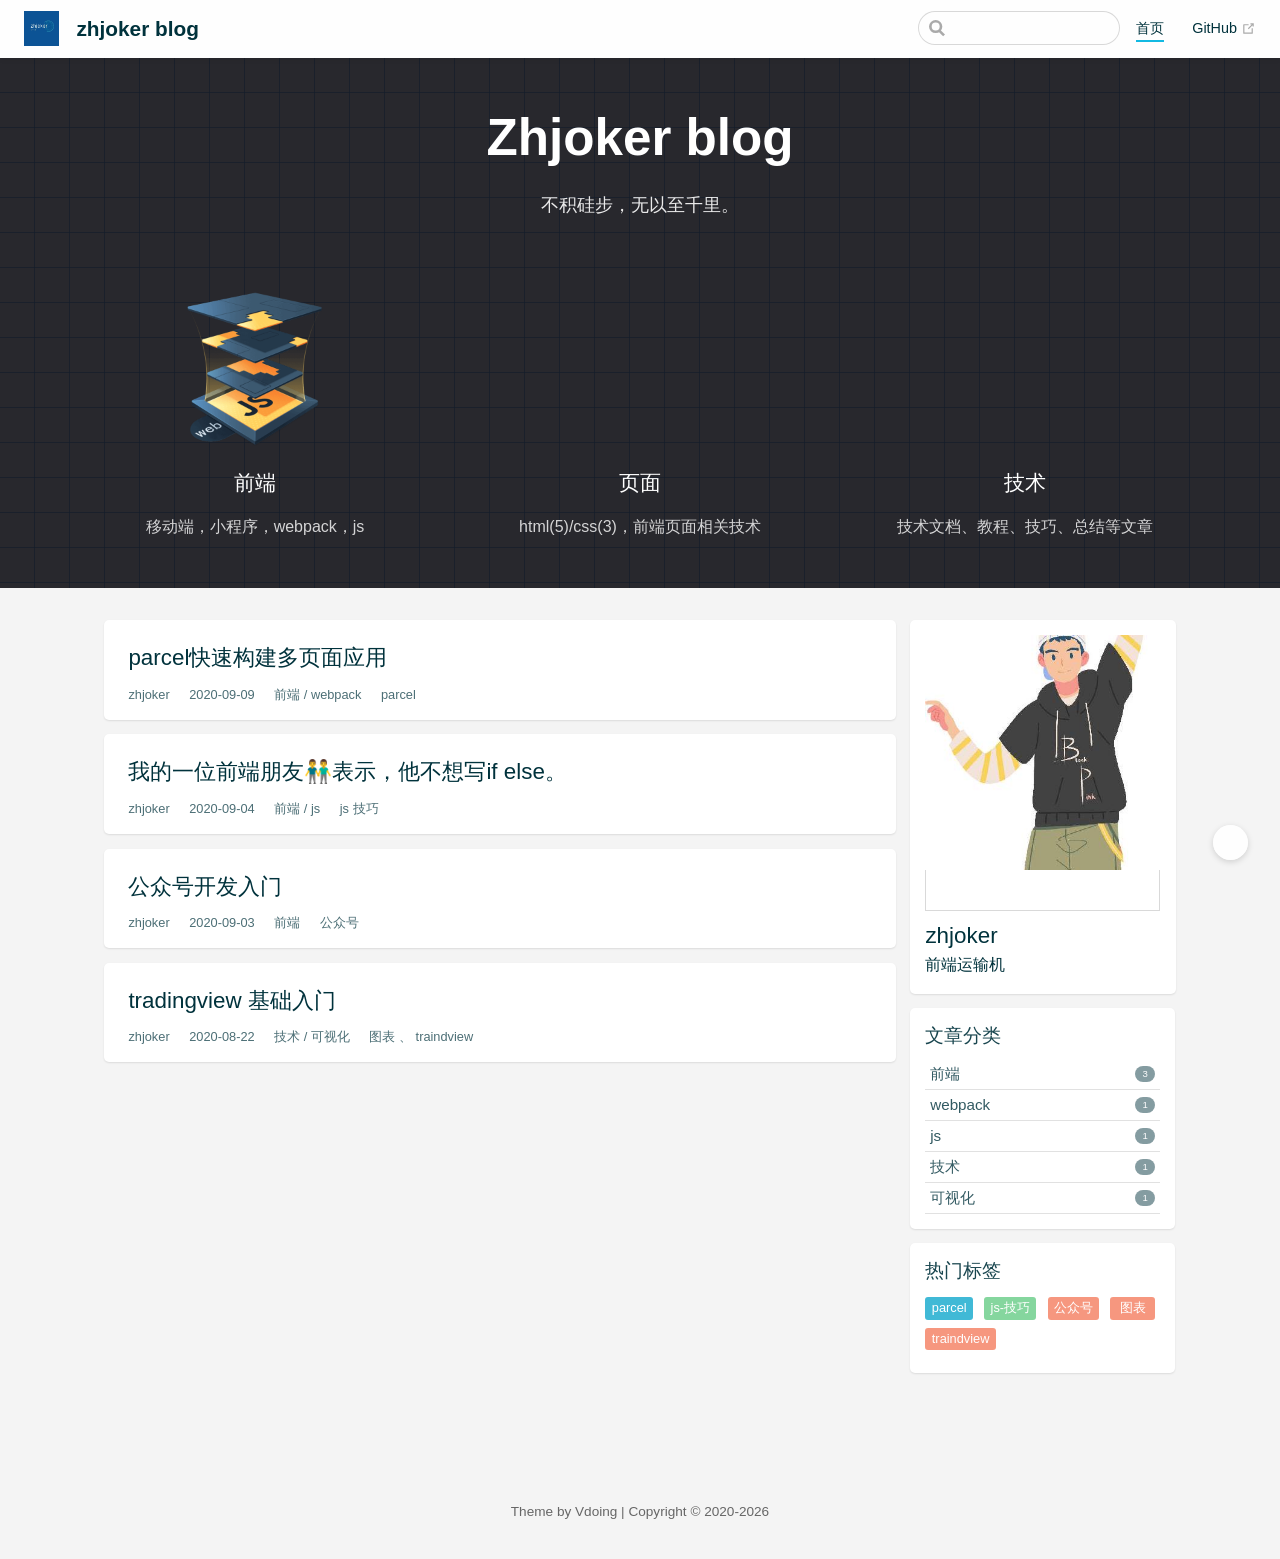
<file: index.html>
<!DOCTYPE html>
<html lang="en-US">
  <head>
    <meta charset="utf-8">
    <meta name="viewport" content="width=device-width,initial-scale=1">
    <title>zhjoker blog</title>
    <meta name="generator" content="VuePress 1.5.2">
    <link rel="icon" href="/img/favicon.ico">
    <meta name="description" content="专注web前端学习与总结。JavaScript,js,ES6,TypeScript,vue,java，webpack,css3,html5,Node,git,github等技术文章。">
    <meta name="keywords" content="前端博客,个人技术博客,前端,前端开发,前端框架,web前端,前端面试题,技术文档,学习,面试,JavaScript,js,ES6,TypeScript,vue,java,webpack,css3,html5,Node,git,github,markdown">
    <meta name="baidu-site-verification" content="XksvLVUdbT">
    <meta name="theme-color" content="#11a8cd">
    <link rel="preload" href="/assets/css/0.styles.b31be0fb.css" as="style"><link rel="preload" href="/assets/js/app.2c1bc268.js" as="script"><link rel="preload" href="/assets/js/2.117b0f44.js" as="script"><link rel="preload" href="/assets/js/16.332f797b.js" as="script"><link rel="prefetch" href="/assets/js/10.771709dc.js"><link rel="prefetch" href="/assets/js/11.09cfb0e2.js"><link rel="prefetch" href="/assets/js/12.a411ae56.js"><link rel="prefetch" href="/assets/js/13.734681c7.js"><link rel="prefetch" href="/assets/js/14.3f47acb2.js"><link rel="prefetch" href="/assets/js/15.9e3be276.js"><link rel="prefetch" href="/assets/js/17.ce96ab0d.js"><link rel="prefetch" href="/assets/js/18.8c05bde6.js"><link rel="prefetch" href="/assets/js/19.704972e9.js"><link rel="prefetch" href="/assets/js/3.b72ab980.js"><link rel="prefetch" href="/assets/js/4.2194cd29.js"><link rel="prefetch" href="/assets/js/5.9fa8f115.js"><link rel="prefetch" href="/assets/js/6.d37aa7b2.js"><link rel="prefetch" href="/assets/js/7.053e1198.js"><link rel="prefetch" href="/assets/js/8.eb694372.js"><link rel="prefetch" href="/assets/js/9.b193bc11.js">
    <link rel="stylesheet" href="/assets/css/0.styles.b31be0fb.css">
  </head>
  <body class="theme-mode-light">
    <div id="app" data-server-rendered="true"><div class="theme-container sidebar-open no-sidebar"><header class="navbar blur"><div title="目录" class="sidebar-button"><svg xmlns="http://www.w3.org/2000/svg" aria-hidden="true" role="img" viewBox="0 0 448 512" class="icon"><path fill="currentColor" d="M436 124H12c-6.627 0-12-5.373-12-12V80c0-6.627 5.373-12 12-12h424c6.627 0 12 5.373 12 12v32c0 6.627-5.373 12-12 12zm0 160H12c-6.627 0-12-5.373-12-12v-32c0-6.627 5.373-12 12-12h424c6.627 0 12 5.373 12 12v32c0 6.627-5.373 12-12 12zm0 160H12c-6.627 0-12-5.373-12-12v-32c0-6.627 5.373-12 12-12h424c6.627 0 12 5.373 12 12v32c0 6.627-5.373 12-12 12z"></path></svg></div> <a href="/" aria-current="page" class="home-link router-link-exact-active router-link-active"><img src="/img/blog_log.jpg" alt="zhjoker blog" class="logo"> <span class="site-name can-hide">zhjoker blog</span></a> <div class="links"><div class="search-box"><input aria-label="Search" autocomplete="off" spellcheck="false" value=""> <!----></div> <nav class="nav-links can-hide"><div class="nav-item"><a href="/" aria-current="page" class="nav-link router-link-exact-active router-link-active">首页</a></div> <a href="https://github.com/Zhjoker" target="_blank" rel="noopener noreferrer" class="repo-link">
    GitHub
    <svg xmlns="http://www.w3.org/2000/svg" aria-hidden="true" x="0px" y="0px" viewBox="0 0 100 100" width="15" height="15" class="icon outbound"><path fill="currentColor" d="M18.8,85.1h56l0,0c2.2,0,4-1.8,4-4v-32h-8v28h-48v-48h28v-8h-32l0,0c-2.2,0-4,1.8-4,4v56C14.8,83.3,16.6,85.1,18.8,85.1z"></path> <polygon fill="currentColor" points="45.7,48.7 51.3,54.3 77.2,28.5 77.2,37.2 85.2,37.2 85.2,14.9 62.8,14.9 62.8,22.9 71.5,22.9"></polygon></svg></a></nav></div></header> <div class="sidebar-mask"></div> <aside class="sidebar" style="display:none;"><div class="blogger"><img src="/img/35388201.jpeg"> <div class="blogger-info"><h3>zhjoker</h3> <span>
        前端运输机
      </span></div></div> <nav class="nav-links"><div class="nav-item"><a href="/" aria-current="page" class="nav-link router-link-exact-active router-link-active">首页</a></div> <a href="https://github.com/Zhjoker" target="_blank" rel="noopener noreferrer" class="repo-link">
    GitHub
    <svg xmlns="http://www.w3.org/2000/svg" aria-hidden="true" x="0px" y="0px" viewBox="0 0 100 100" width="15" height="15" class="icon outbound"><path fill="currentColor" d="M18.8,85.1h56l0,0c2.2,0,4-1.8,4-4v-32h-8v28h-48v-48h28v-8h-32l0,0c-2.2,0-4,1.8-4,4v56C14.8,83.3,16.6,85.1,18.8,85.1z"></path> <polygon fill="currentColor" points="45.7,48.7 51.3,54.3 77.2,28.5 77.2,37.2 85.2,37.2 85.2,14.9 62.8,14.9 62.8,22.9 71.5,22.9"></polygon></svg></a></nav>  <!----> </aside> <div class="home-wrapper" data-v-4a0f3e9c><div class="banner" style="background:rgb(40,40,45) url([data-uri]);" data-v-4a0f3e9c><div class="banner-conent" data-v-4a0f3e9c><header class="hero" data-v-4a0f3e9c><!----> <h1 id="main-title" data-v-4a0f3e9c>Zhjoker blog</h1> <p class="description" data-v-4a0f3e9c>不积硅步，无以至千里。</p> <!----></header> <div class="features" data-v-4a0f3e9c><div class="feature" data-v-4a0f3e9c><a href="/web/" data-v-4a0f3e9c><img src="/img/web.png" alt="前端" class="feature-img" data-v-4a0f3e9c> <h2 data-v-4a0f3e9c>前端</h2> <p data-v-4a0f3e9c>移动端，小程序，webpack，js</p></a></div><div class="feature" data-v-4a0f3e9c><a href="/ui/" data-v-4a0f3e9c><img src="/img/ui.png" alt="页面" class="feature-img" data-v-4a0f3e9c> <h2 data-v-4a0f3e9c>页面</h2> <p data-v-4a0f3e9c>html(5)/css(3)，前端页面相关技术</p></a></div><div class="feature" data-v-4a0f3e9c><a href="/technology/" data-v-4a0f3e9c><img src="/img/other.png" alt="技术" class="feature-img" data-v-4a0f3e9c> <h2 data-v-4a0f3e9c>技术</h2> <p data-v-4a0f3e9c>技术文档、教程、技巧、总结等文章</p></a></div></div></div> <div class="slide-banner" style="display:none;" data-v-4a0f3e9c><div class="banner-wrapper" data-v-4a0f3e9c><div class="slide-banner-scroll" data-v-4a0f3e9c><div class="slide-banner-wrapper" data-v-4a0f3e9c><div class="slide-item" data-v-4a0f3e9c><a href="/web/" data-v-4a0f3e9c><img src="/img/web.png" alt="前端" class="feature-img" data-v-4a0f3e9c> <h2 data-v-4a0f3e9c>前端</h2> <p data-v-4a0f3e9c>移动端，小程序，webpack，js</p></a></div><div class="slide-item" data-v-4a0f3e9c><a href="/ui/" data-v-4a0f3e9c><img src="/img/ui.png" alt="页面" class="feature-img" data-v-4a0f3e9c> <h2 data-v-4a0f3e9c>页面</h2> <p data-v-4a0f3e9c>html(5)/css(3)，前端页面相关技术</p></a></div><div class="slide-item" data-v-4a0f3e9c><a href="/technology/" data-v-4a0f3e9c><img src="/img/other.png" alt="技术" class="feature-img" data-v-4a0f3e9c> <h2 data-v-4a0f3e9c>技术</h2> <p data-v-4a0f3e9c>技术文档、教程、技巧、总结等文章</p></a></div></div></div> <div class="docs-wrapper" data-v-4a0f3e9c><span class="doc active" data-v-4a0f3e9c></span><span class="doc" data-v-4a0f3e9c></span><span class="doc" data-v-4a0f3e9c></span></div></div></div></div> <div class="main-wrapper" data-v-4a0f3e9c><div class="main-left"><div class="post-list" data-v-4a0f3e9c><div><div class="post card-box"><div class="title-wrapper"><h2><a href="/pages/03f1f5/">parcel快速构建多页面应用</a></h2> <div class="article-info"><span title="作者" class="iconfont icon-touxiang">
            zhjoker
          </span> <span title="创建时间" class="iconfont icon-riqi">
            2020-09-09
          </span> <span title="分类" class="iconfont icon-wenjian"><a href="/categories/?category=%E5%89%8D%E7%AB%AF">
              前端
            </a><a href="/categories/?category=webpack">
              webpack
            </a></span> <span title="标签" class="iconfont icon-biaoqian tags"><a href="/tags/?tag=parcel">
              parcel
            </a></span></div></div> <!----></div><div class="post card-box"><div class="title-wrapper"><h2><a href="/pages/96bc98/">我的一位前端朋友👬表示，他不想写if else。</a></h2> <div class="article-info"><span title="作者" class="iconfont icon-touxiang">
            zhjoker
          </span> <span title="创建时间" class="iconfont icon-riqi">
            2020-09-04
          </span> <span title="分类" class="iconfont icon-wenjian"><a href="/categories/?category=%E5%89%8D%E7%AB%AF">
              前端
            </a><a href="/categories/?category=js">
              js
            </a></span> <span title="标签" class="iconfont icon-biaoqian tags"><a href="/tags/?tag=js-%E6%8A%80%E5%B7%A7">
              js 技巧
            </a></span></div></div> <!----></div><div class="post card-box"><div class="title-wrapper"><h2><a href="/pages/9d9363/">公众号开发入门</a></h2> <div class="article-info"><span title="作者" class="iconfont icon-touxiang">
            zhjoker
          </span> <span title="创建时间" class="iconfont icon-riqi">
            2020-09-03
          </span> <span title="分类" class="iconfont icon-wenjian"><a href="/categories/?category=%E5%89%8D%E7%AB%AF">
              前端
            </a></span> <span title="标签" class="iconfont icon-biaoqian tags"><a href="/tags/?tag=%E5%85%AC%E4%BC%97%E5%8F%B7">
              公众号
            </a></span></div></div> <!----></div><div class="post card-box"><div class="title-wrapper"><h2><a href="/pages/f681e7/">tradingview 基础入门</a></h2> <div class="article-info"><span title="作者" class="iconfont icon-touxiang">
            zhjoker
          </span> <span title="创建时间" class="iconfont icon-riqi">
            2020-08-22
          </span> <span title="分类" class="iconfont icon-wenjian"><a href="/categories/?category=%E6%8A%80%E6%9C%AF">
              技术
            </a><a href="/categories/?category=%E5%8F%AF%E8%A7%86%E5%8C%96">
              可视化
            </a></span> <span title="标签" class="iconfont icon-biaoqian tags"><a href="/tags/?tag=%E5%9B%BE%E8%A1%A8">
              图表
            </a><a href="/tags/?tag=traindview">
              traindview
            </a></span></div></div> <!----></div></div></div> <div class="pagination" style="display:none;" data-v-4a0f3e9c><span class="card-box prev iconfont icon-jiantou-zuo disabled"><p>上一页</p></span> <div class="pagination-list"><span class="card-box active">
      1
    </span></div> <span class="card-box next iconfont icon-jiantou-you disabled"><p>下一页</p></span></div> <div class="theme-vdoing-content custom card-box content__default" data-v-4a0f3e9c></div></div> <div class="main-right"><aside class="blogger-wrapper card-box" data-v-4a0f3e9c><div class="avatar"><img src="/img/35388201.jpeg" alt="头像" title="我好看吗"></div> <div class="icons"><a href="https://www.npmjs.com/~zhjoker" title="npm" target="_blank" class="iconfont icon-npm" style="width:33.333333333333336%;"></a><a href="https://github.com/Zhjoker" title="GitHub" target="_blank" class="iconfont icon-github" style="width:33.333333333333336%;"></a><a href="https://juejin.im/user/4336129590431614" title="掘金" target="_blank" class="iconfont icon-juejin" style="width:33.333333333333336%;"></a></div> <div class="blogger"><span class="name">
      zhjoker
    </span> <span class="slogan">
      前端运输机
    </span></div></aside> <div class="categories-wrapper card-box" data-v-4a0f3e9c><a href="/categories/" title="全部分类" class="title iconfont icon-wenjianjia">
    文章分类
  </a> <div class="categories"><a href="/categories/?category=%E5%89%8D%E7%AB%AF">
      前端
      <span>3</span></a><a href="/categories/?category=webpack">
      webpack
      <span>1</span></a><a href="/categories/?category=js">
      js
      <span>1</span></a><a href="/categories/?category=%E6%8A%80%E6%9C%AF">
      技术
      <span>1</span></a><a href="/categories/?category=%E5%8F%AF%E8%A7%86%E5%8C%96">
      可视化
      <span>1</span></a> <!----></div></div> <div class="tags-wrapper card-box" data-v-4a0f3e9c><a href="/tags/" title="全部标签" class="title iconfont icon-biaoqian1">
    热门标签
  </a> <div class="tags"><a href="/tags/?tag=parcel" style="background:#F47E60;--random-color:#F47E60;">
        parcel
      </a> <span></span><a href="/tags/?tag=js-%E6%8A%80%E5%B7%A7" style="background:#F47E60;--random-color:#F47E60;">
        js-技巧
      </a> <span></span><a href="/tags/?tag=%E5%85%AC%E4%BC%97%E5%8F%B7" style="background:#11a8cd;--random-color:#11a8cd;">
        公众号
      </a> <span></span><a href="/tags/?tag=%E5%9B%BE%E8%A1%A8" style="background:#E15B64;--random-color:#E15B64;">
        图表
      </a> <span></span><a href="/tags/?tag=traindview" style="background:#11a8cd;--random-color:#11a8cd;">
        traindview
      </a> <span></span> <!----></div></div></div></div></div> <div class="footer"><div class="icons"><a href="https://www.npmjs.com/~zhjoker" title="npm" target="_blank" class="iconfont icon-npm"></a><a href="https://github.com/Zhjoker" title="GitHub" target="_blank" class="iconfont icon-github"></a><a href="https://juejin.im/user/4336129590431614" title="掘金" target="_blank" class="iconfont icon-juejin"></a></div> 
  Theme by <a href="https://github.com/xugaoyi/vuepress-theme-vdoing" target="_blank" title="本站主题">Vdoing</a> 
     | Copyright © 2020-2020
    <span></span></div> <div class="buttons"><div title="返回顶部" class="button blur go-to-top iconfont icon-fanhuidingbu" style="display:none;"></div> <div title="去评论" class="button blur go-to-comment iconfont icon-pinglun" style="display:none;"></div> <div title="主题模式" class="button blur theme-mode-but iconfont icon-zhuti"><ul class="select-box" style="display:none;"><li class="iconfont icon-zidong">
          跟随系统
        </li><li class="iconfont icon-rijianmoshi">
          浅色模式
        </li><li class="iconfont icon-yejianmoshi">
          深色模式
        </li><li class="iconfont icon-yuedu">
          阅读模式
        </li></ul></div></div> <!----></div><div class="global-ui"><div></div></div></div>
    <script src="/assets/js/app.2c1bc268.js" defer></script><script src="/assets/js/2.117b0f44.js" defer></script><script src="/assets/js/16.332f797b.js" defer></script>
  </body>
</html>
</file>
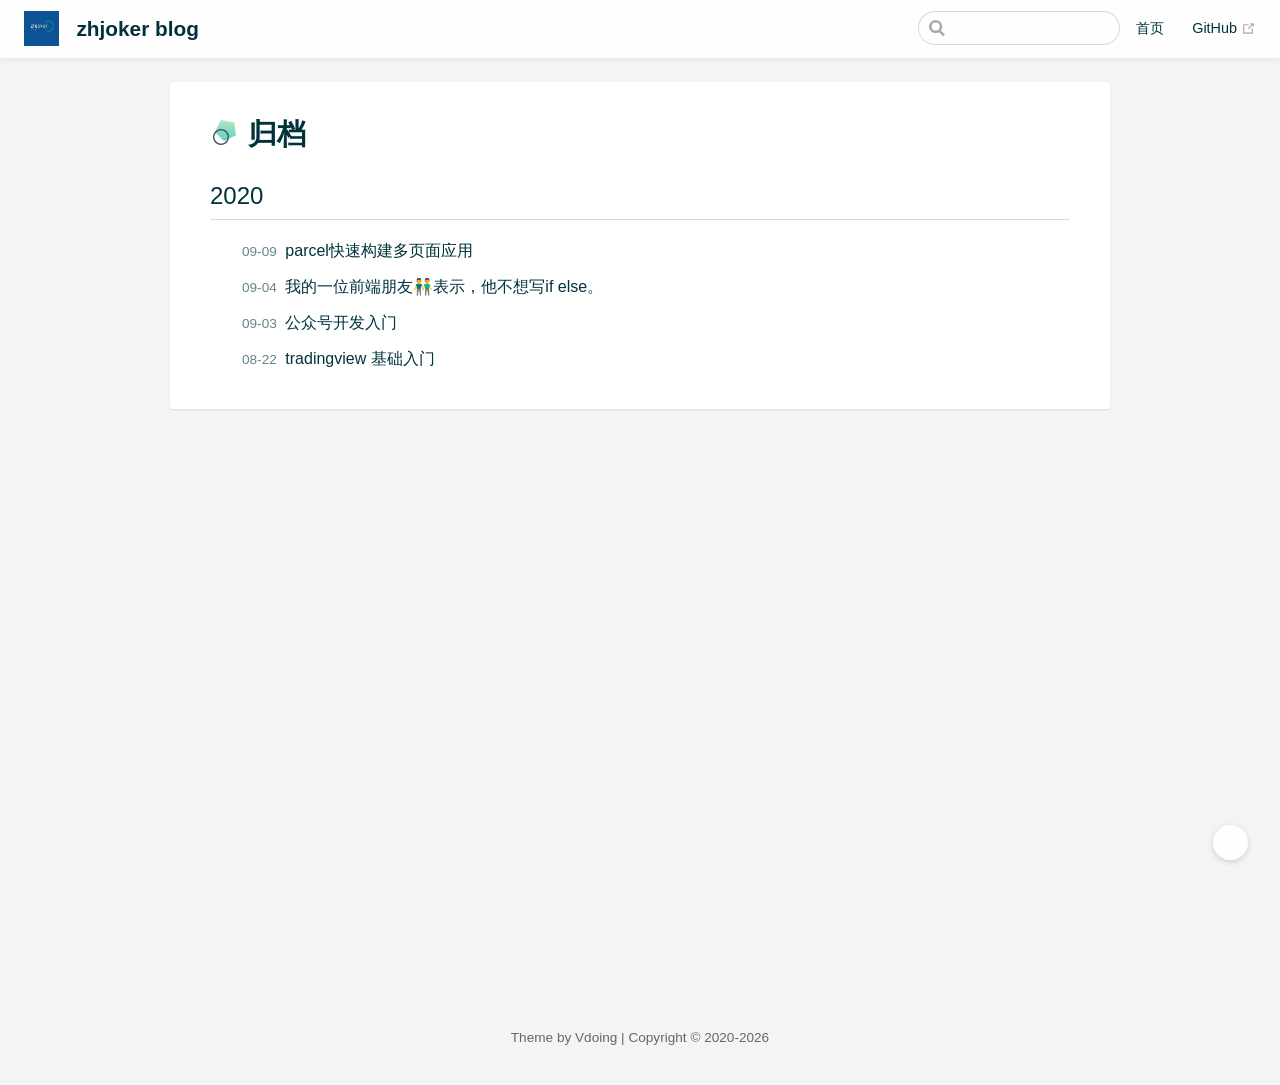
<file: archives/index.html>
<!DOCTYPE html>
<html lang="en-US">
  <head>
    <meta charset="utf-8">
    <meta name="viewport" content="width=device-width,initial-scale=1">
    <title>归档 | zhjoker blog</title>
    <meta name="generator" content="VuePress 1.5.2">
    <link rel="icon" href="/img/favicon.ico">
    <meta name="description" content="专注web前端学习与总结。JavaScript,js,ES6,TypeScript,vue,java，webpack,css3,html5,Node,git,github等技术文章。">
    <meta name="keywords" content="前端博客,个人技术博客,前端,前端开发,前端框架,web前端,前端面试题,技术文档,学习,面试,JavaScript,js,ES6,TypeScript,vue,java,webpack,css3,html5,Node,git,github,markdown">
    <meta name="baidu-site-verification" content="XksvLVUdbT">
    <meta name="theme-color" content="#11a8cd">
    <link rel="preload" href="/assets/css/0.styles.b31be0fb.css" as="style"><link rel="preload" href="/assets/js/app.2c1bc268.js" as="script"><link rel="preload" href="/assets/js/2.117b0f44.js" as="script"><link rel="prefetch" href="/assets/js/10.771709dc.js"><link rel="prefetch" href="/assets/js/11.09cfb0e2.js"><link rel="prefetch" href="/assets/js/12.a411ae56.js"><link rel="prefetch" href="/assets/js/13.734681c7.js"><link rel="prefetch" href="/assets/js/14.3f47acb2.js"><link rel="prefetch" href="/assets/js/15.9e3be276.js"><link rel="prefetch" href="/assets/js/16.332f797b.js"><link rel="prefetch" href="/assets/js/17.ce96ab0d.js"><link rel="prefetch" href="/assets/js/18.8c05bde6.js"><link rel="prefetch" href="/assets/js/19.704972e9.js"><link rel="prefetch" href="/assets/js/3.b72ab980.js"><link rel="prefetch" href="/assets/js/4.2194cd29.js"><link rel="prefetch" href="/assets/js/5.9fa8f115.js"><link rel="prefetch" href="/assets/js/6.d37aa7b2.js"><link rel="prefetch" href="/assets/js/7.053e1198.js"><link rel="prefetch" href="/assets/js/8.eb694372.js"><link rel="prefetch" href="/assets/js/9.b193bc11.js">
    <link rel="stylesheet" href="/assets/css/0.styles.b31be0fb.css">
  </head>
  <body class="theme-mode-light">
    <div id="app" data-server-rendered="true"><div class="theme-container sidebar-open no-sidebar"><header class="navbar blur"><div title="目录" class="sidebar-button"><svg xmlns="http://www.w3.org/2000/svg" aria-hidden="true" role="img" viewBox="0 0 448 512" class="icon"><path fill="currentColor" d="M436 124H12c-6.627 0-12-5.373-12-12V80c0-6.627 5.373-12 12-12h424c6.627 0 12 5.373 12 12v32c0 6.627-5.373 12-12 12zm0 160H12c-6.627 0-12-5.373-12-12v-32c0-6.627 5.373-12 12-12h424c6.627 0 12 5.373 12 12v32c0 6.627-5.373 12-12 12zm0 160H12c-6.627 0-12-5.373-12-12v-32c0-6.627 5.373-12 12-12h424c6.627 0 12 5.373 12 12v32c0 6.627-5.373 12-12 12z"></path></svg></div> <a href="/" class="home-link router-link-active"><img src="/img/blog_log.jpg" alt="zhjoker blog" class="logo"> <span class="site-name can-hide">zhjoker blog</span></a> <div class="links"><div class="search-box"><input aria-label="Search" autocomplete="off" spellcheck="false" value=""> <!----></div> <nav class="nav-links can-hide"><div class="nav-item"><a href="/" class="nav-link">首页</a></div> <a href="https://github.com/Zhjoker" target="_blank" rel="noopener noreferrer" class="repo-link">
    GitHub
    <svg xmlns="http://www.w3.org/2000/svg" aria-hidden="true" x="0px" y="0px" viewBox="0 0 100 100" width="15" height="15" class="icon outbound"><path fill="currentColor" d="M18.8,85.1h56l0,0c2.2,0,4-1.8,4-4v-32h-8v28h-48v-48h28v-8h-32l0,0c-2.2,0-4,1.8-4,4v56C14.8,83.3,16.6,85.1,18.8,85.1z"></path> <polygon fill="currentColor" points="45.7,48.7 51.3,54.3 77.2,28.5 77.2,37.2 85.2,37.2 85.2,14.9 62.8,14.9 62.8,22.9 71.5,22.9"></polygon></svg></a></nav></div></header> <div class="sidebar-mask"></div> <aside class="sidebar" style="display:none;"><div class="blogger"><img src="/img/35388201.jpeg"> <div class="blogger-info"><h3>zhjoker</h3> <span>
        前端运输机
      </span></div></div> <nav class="nav-links"><div class="nav-item"><a href="/" class="nav-link">首页</a></div> <a href="https://github.com/Zhjoker" target="_blank" rel="noopener noreferrer" class="repo-link">
    GitHub
    <svg xmlns="http://www.w3.org/2000/svg" aria-hidden="true" x="0px" y="0px" viewBox="0 0 100 100" width="15" height="15" class="icon outbound"><path fill="currentColor" d="M18.8,85.1h56l0,0c2.2,0,4-1.8,4-4v-32h-8v28h-48v-48h28v-8h-32l0,0c-2.2,0-4,1.8-4,4v56C14.8,83.3,16.6,85.1,18.8,85.1z"></path> <polygon fill="currentColor" points="45.7,48.7 51.3,54.3 77.2,28.5 77.2,37.2 85.2,37.2 85.2,14.9 62.8,14.9 62.8,22.9 71.5,22.9"></polygon></svg></a></nav>  <!----> </aside> <div class="custom-page archives-page"><div class="theme-vdoing-wrapper"><h1><img src="[data-uri]">
      归档
    </h1> <ul><li class="year"><h2>2020</h2></li> <li><a href="/pages/03f1f5/"><span>
              09-09
            </span>
            parcel快速构建多页面应用
          </a></li><!----> <li><a href="/pages/96bc98/"><span>
              09-04
            </span>
            我的一位前端朋友👬表示，他不想写if else。
          </a></li><!----> <li><a href="/pages/9d9363/"><span>
              09-03
            </span>
            公众号开发入门
          </a></li><!----> <li><a href="/pages/f681e7/"><span>
              08-22
            </span>
            tradingview 基础入门
          </a></li></ul></div></div> <div class="footer"><div class="icons"><a href="https://www.npmjs.com/~zhjoker" title="npm" target="_blank" class="iconfont icon-npm"></a><a href="https://github.com/Zhjoker" title="GitHub" target="_blank" class="iconfont icon-github"></a><a href="https://juejin.im/user/4336129590431614" title="掘金" target="_blank" class="iconfont icon-juejin"></a></div> 
  Theme by <a href="https://github.com/xugaoyi/vuepress-theme-vdoing" target="_blank" title="本站主题">Vdoing</a> 
     | Copyright © 2020-2020
    <span></span></div> <div class="buttons"><div title="返回顶部" class="button blur go-to-top iconfont icon-fanhuidingbu" style="display:none;"></div> <div title="去评论" class="button blur go-to-comment iconfont icon-pinglun" style="display:none;"></div> <div title="主题模式" class="button blur theme-mode-but iconfont icon-zhuti"><ul class="select-box" style="display:none;"><li class="iconfont icon-zidong">
          跟随系统
        </li><li class="iconfont icon-rijianmoshi">
          浅色模式
        </li><li class="iconfont icon-yejianmoshi">
          深色模式
        </li><li class="iconfont icon-yuedu">
          阅读模式
        </li></ul></div></div> <!----></div><div class="global-ui"><div></div></div></div>
    <script src="/assets/js/app.2c1bc268.js" defer></script><script src="/assets/js/2.117b0f44.js" defer></script>
  </body>
</html>
</file>
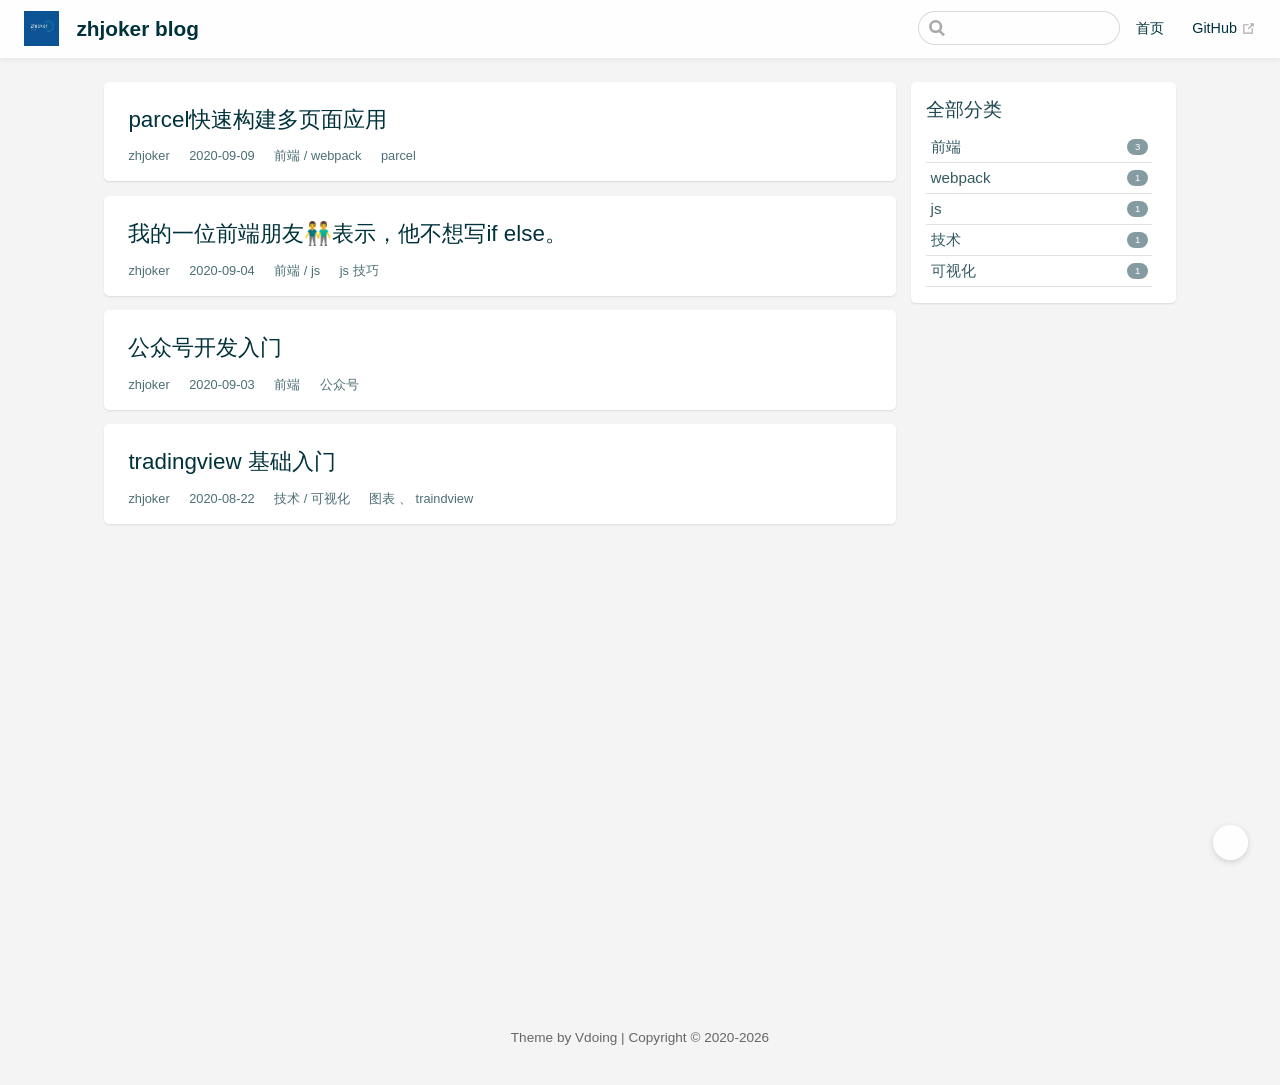
<file: categories/index.html>
<!DOCTYPE html>
<html lang="en-US">
  <head>
    <meta charset="utf-8">
    <meta name="viewport" content="width=device-width,initial-scale=1">
    <title>分类 | zhjoker blog</title>
    <meta name="generator" content="VuePress 1.5.2">
    <link rel="icon" href="/img/favicon.ico">
    <meta name="description" content="专注web前端学习与总结。JavaScript,js,ES6,TypeScript,vue,java，webpack,css3,html5,Node,git,github等技术文章。">
    <meta name="keywords" content="前端博客,个人技术博客,前端,前端开发,前端框架,web前端,前端面试题,技术文档,学习,面试,JavaScript,js,ES6,TypeScript,vue,java,webpack,css3,html5,Node,git,github,markdown">
    <meta name="baidu-site-verification" content="XksvLVUdbT">
    <meta name="theme-color" content="#11a8cd">
    <link rel="preload" href="/assets/css/0.styles.b31be0fb.css" as="style"><link rel="preload" href="/assets/js/app.2c1bc268.js" as="script"><link rel="preload" href="/assets/js/2.117b0f44.js" as="script"><link rel="prefetch" href="/assets/js/10.771709dc.js"><link rel="prefetch" href="/assets/js/11.09cfb0e2.js"><link rel="prefetch" href="/assets/js/12.a411ae56.js"><link rel="prefetch" href="/assets/js/13.734681c7.js"><link rel="prefetch" href="/assets/js/14.3f47acb2.js"><link rel="prefetch" href="/assets/js/15.9e3be276.js"><link rel="prefetch" href="/assets/js/16.332f797b.js"><link rel="prefetch" href="/assets/js/17.ce96ab0d.js"><link rel="prefetch" href="/assets/js/18.8c05bde6.js"><link rel="prefetch" href="/assets/js/19.704972e9.js"><link rel="prefetch" href="/assets/js/3.b72ab980.js"><link rel="prefetch" href="/assets/js/4.2194cd29.js"><link rel="prefetch" href="/assets/js/5.9fa8f115.js"><link rel="prefetch" href="/assets/js/6.d37aa7b2.js"><link rel="prefetch" href="/assets/js/7.053e1198.js"><link rel="prefetch" href="/assets/js/8.eb694372.js"><link rel="prefetch" href="/assets/js/9.b193bc11.js">
    <link rel="stylesheet" href="/assets/css/0.styles.b31be0fb.css">
  </head>
  <body class="theme-mode-light">
    <div id="app" data-server-rendered="true"><div class="theme-container sidebar-open no-sidebar"><header class="navbar blur"><div title="目录" class="sidebar-button"><svg xmlns="http://www.w3.org/2000/svg" aria-hidden="true" role="img" viewBox="0 0 448 512" class="icon"><path fill="currentColor" d="M436 124H12c-6.627 0-12-5.373-12-12V80c0-6.627 5.373-12 12-12h424c6.627 0 12 5.373 12 12v32c0 6.627-5.373 12-12 12zm0 160H12c-6.627 0-12-5.373-12-12v-32c0-6.627 5.373-12 12-12h424c6.627 0 12 5.373 12 12v32c0 6.627-5.373 12-12 12zm0 160H12c-6.627 0-12-5.373-12-12v-32c0-6.627 5.373-12 12-12h424c6.627 0 12 5.373 12 12v32c0 6.627-5.373 12-12 12z"></path></svg></div> <a href="/" class="home-link router-link-active"><img src="/img/blog_log.jpg" alt="zhjoker blog" class="logo"> <span class="site-name can-hide">zhjoker blog</span></a> <div class="links"><div class="search-box"><input aria-label="Search" autocomplete="off" spellcheck="false" value=""> <!----></div> <nav class="nav-links can-hide"><div class="nav-item"><a href="/" class="nav-link">首页</a></div> <a href="https://github.com/Zhjoker" target="_blank" rel="noopener noreferrer" class="repo-link">
    GitHub
    <svg xmlns="http://www.w3.org/2000/svg" aria-hidden="true" x="0px" y="0px" viewBox="0 0 100 100" width="15" height="15" class="icon outbound"><path fill="currentColor" d="M18.8,85.1h56l0,0c2.2,0,4-1.8,4-4v-32h-8v28h-48v-48h28v-8h-32l0,0c-2.2,0-4,1.8-4,4v56C14.8,83.3,16.6,85.1,18.8,85.1z"></path> <polygon fill="currentColor" points="45.7,48.7 51.3,54.3 77.2,28.5 77.2,37.2 85.2,37.2 85.2,14.9 62.8,14.9 62.8,22.9 71.5,22.9"></polygon></svg></a></nav></div></header> <div class="sidebar-mask"></div> <aside class="sidebar" style="display:none;"><div class="blogger"><img src="/img/35388201.jpeg"> <div class="blogger-info"><h3>zhjoker</h3> <span>
        前端运输机
      </span></div></div> <nav class="nav-links"><div class="nav-item"><a href="/" class="nav-link">首页</a></div> <a href="https://github.com/Zhjoker" target="_blank" rel="noopener noreferrer" class="repo-link">
    GitHub
    <svg xmlns="http://www.w3.org/2000/svg" aria-hidden="true" x="0px" y="0px" viewBox="0 0 100 100" width="15" height="15" class="icon outbound"><path fill="currentColor" d="M18.8,85.1h56l0,0c2.2,0,4-1.8,4-4v-32h-8v28h-48v-48h28v-8h-32l0,0c-2.2,0-4,1.8-4,4v56C14.8,83.3,16.6,85.1,18.8,85.1z"></path> <polygon fill="currentColor" points="45.7,48.7 51.3,54.3 77.2,28.5 77.2,37.2 85.2,37.2 85.2,14.9 62.8,14.9 62.8,22.9 71.5,22.9"></polygon></svg></a></nav>  <!----> </aside> <div class="custom-page categories-page"><div class="main-wrapper"><div class="main-left"><div class="categories-wrapper card-box"><a href="/categories/" aria-current="page" title="全部分类" class="title iconfont icon-wenjianjia router-link-exact-active router-link-active">
    全部分类
  </a> <div class="categories"><a href="/categories/?category=%E5%89%8D%E7%AB%AF">
      前端
      <span>3</span></a><a href="/categories/?category=webpack">
      webpack
      <span>1</span></a><a href="/categories/?category=js">
      js
      <span>1</span></a><a href="/categories/?category=%E6%8A%80%E6%9C%AF">
      技术
      <span>1</span></a><a href="/categories/?category=%E5%8F%AF%E8%A7%86%E5%8C%96">
      可视化
      <span>1</span></a> <!----></div></div> <div class="post-list"><div><div class="post card-box"><div class="title-wrapper"><h2><a href="/pages/03f1f5/">parcel快速构建多页面应用</a></h2> <div class="article-info"><span title="作者" class="iconfont icon-touxiang">
            zhjoker
          </span> <span title="创建时间" class="iconfont icon-riqi">
            2020-09-09
          </span> <span title="分类" class="iconfont icon-wenjian"><a href="/categories/?category=%E5%89%8D%E7%AB%AF">
              前端
            </a><a href="/categories/?category=webpack">
              webpack
            </a></span> <span title="标签" class="iconfont icon-biaoqian tags"><a href="/tags/?tag=parcel">
              parcel
            </a></span></div></div> <!----></div><div class="post card-box"><div class="title-wrapper"><h2><a href="/pages/96bc98/">我的一位前端朋友👬表示，他不想写if else。</a></h2> <div class="article-info"><span title="作者" class="iconfont icon-touxiang">
            zhjoker
          </span> <span title="创建时间" class="iconfont icon-riqi">
            2020-09-04
          </span> <span title="分类" class="iconfont icon-wenjian"><a href="/categories/?category=%E5%89%8D%E7%AB%AF">
              前端
            </a><a href="/categories/?category=js">
              js
            </a></span> <span title="标签" class="iconfont icon-biaoqian tags"><a href="/tags/?tag=js-%E6%8A%80%E5%B7%A7">
              js 技巧
            </a></span></div></div> <!----></div><div class="post card-box"><div class="title-wrapper"><h2><a href="/pages/9d9363/">公众号开发入门</a></h2> <div class="article-info"><span title="作者" class="iconfont icon-touxiang">
            zhjoker
          </span> <span title="创建时间" class="iconfont icon-riqi">
            2020-09-03
          </span> <span title="分类" class="iconfont icon-wenjian"><a href="/categories/?category=%E5%89%8D%E7%AB%AF">
              前端
            </a></span> <span title="标签" class="iconfont icon-biaoqian tags"><a href="/tags/?tag=%E5%85%AC%E4%BC%97%E5%8F%B7">
              公众号
            </a></span></div></div> <!----></div><div class="post card-box"><div class="title-wrapper"><h2><a href="/pages/f681e7/">tradingview 基础入门</a></h2> <div class="article-info"><span title="作者" class="iconfont icon-touxiang">
            zhjoker
          </span> <span title="创建时间" class="iconfont icon-riqi">
            2020-08-22
          </span> <span title="分类" class="iconfont icon-wenjian"><a href="/categories/?category=%E6%8A%80%E6%9C%AF">
              技术
            </a><a href="/categories/?category=%E5%8F%AF%E8%A7%86%E5%8C%96">
              可视化
            </a></span> <span title="标签" class="iconfont icon-biaoqian tags"><a href="/tags/?tag=%E5%9B%BE%E8%A1%A8">
              图表
            </a><a href="/tags/?tag=traindview">
              traindview
            </a></span></div></div> <!----></div></div></div> <div class="pagination" style="display:none;"><span class="card-box prev iconfont icon-jiantou-zuo disabled"><p>上一页</p></span> <div class="pagination-list"></div> <span class="card-box next iconfont icon-jiantou-you"><p>下一页</p></span></div></div> <div class="main-right"><div class="categories-wrapper card-box"><a href="/categories/" aria-current="page" title="全部分类" class="title iconfont icon-wenjianjia router-link-exact-active router-link-active">
    全部分类
  </a> <div class="categories"><a href="/categories/?category=%E5%89%8D%E7%AB%AF">
      前端
      <span>3</span></a><a href="/categories/?category=webpack">
      webpack
      <span>1</span></a><a href="/categories/?category=js">
      js
      <span>1</span></a><a href="/categories/?category=%E6%8A%80%E6%9C%AF">
      技术
      <span>1</span></a><a href="/categories/?category=%E5%8F%AF%E8%A7%86%E5%8C%96">
      可视化
      <span>1</span></a> <!----></div></div></div></div></div> <div class="footer"><div class="icons"><a href="https://www.npmjs.com/~zhjoker" title="npm" target="_blank" class="iconfont icon-npm"></a><a href="https://github.com/Zhjoker" title="GitHub" target="_blank" class="iconfont icon-github"></a><a href="https://juejin.im/user/4336129590431614" title="掘金" target="_blank" class="iconfont icon-juejin"></a></div> 
  Theme by <a href="https://github.com/xugaoyi/vuepress-theme-vdoing" target="_blank" title="本站主题">Vdoing</a> 
     | Copyright © 2020-2020
    <span></span></div> <div class="buttons"><div title="返回顶部" class="button blur go-to-top iconfont icon-fanhuidingbu" style="display:none;"></div> <div title="去评论" class="button blur go-to-comment iconfont icon-pinglun" style="display:none;"></div> <div title="主题模式" class="button blur theme-mode-but iconfont icon-zhuti"><ul class="select-box" style="display:none;"><li class="iconfont icon-zidong">
          跟随系统
        </li><li class="iconfont icon-rijianmoshi">
          浅色模式
        </li><li class="iconfont icon-yejianmoshi">
          深色模式
        </li><li class="iconfont icon-yuedu">
          阅读模式
        </li></ul></div></div> <!----></div><div class="global-ui"><div></div></div></div>
    <script src="/assets/js/app.2c1bc268.js" defer></script><script src="/assets/js/2.117b0f44.js" defer></script>
  </body>
</html>
</file>
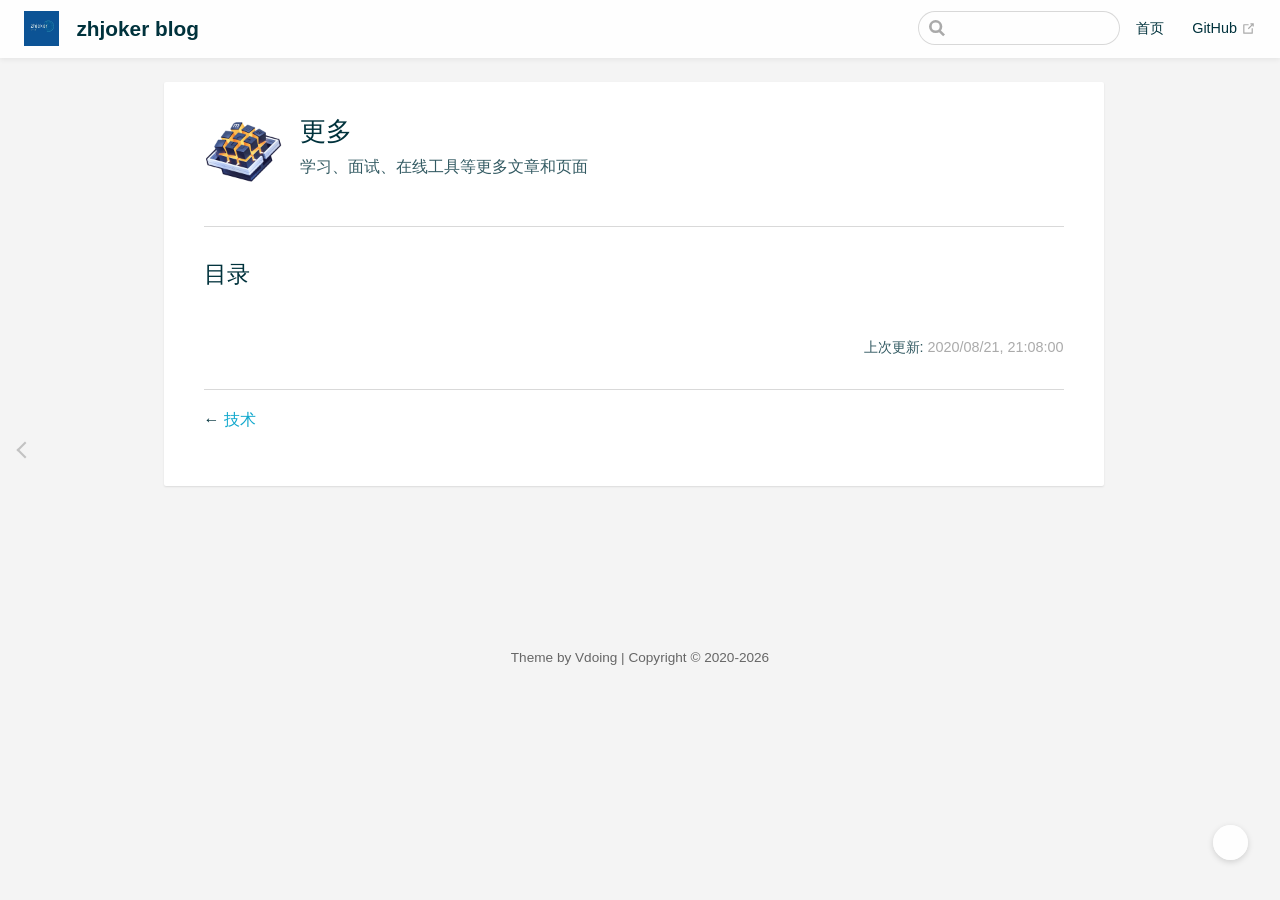
<file: more/index.html>
<!DOCTYPE html>
<html lang="en-US">
  <head>
    <meta charset="utf-8">
    <meta name="viewport" content="width=device-width,initial-scale=1">
    <title>更多 | zhjoker blog</title>
    <meta name="generator" content="VuePress 1.5.2">
    <link rel="icon" href="/img/favicon.ico">
    <meta name="description" content="专注web前端学习与总结。JavaScript,js,ES6,TypeScript,vue,java，webpack,css3,html5,Node,git,github等技术文章。">
    <meta name="keywords" content="前端博客,个人技术博客,前端,前端开发,前端框架,web前端,前端面试题,技术文档,学习,面试,JavaScript,js,ES6,TypeScript,vue,java,webpack,css3,html5,Node,git,github,markdown">
    <meta name="baidu-site-verification" content="XksvLVUdbT">
    <meta name="theme-color" content="#11a8cd">
    <link rel="preload" href="/assets/css/0.styles.b31be0fb.css" as="style"><link rel="preload" href="/assets/js/app.2c1bc268.js" as="script"><link rel="preload" href="/assets/js/2.117b0f44.js" as="script"><link rel="preload" href="/assets/js/8.eb694372.js" as="script"><link rel="prefetch" href="/assets/js/10.771709dc.js"><link rel="prefetch" href="/assets/js/11.09cfb0e2.js"><link rel="prefetch" href="/assets/js/12.a411ae56.js"><link rel="prefetch" href="/assets/js/13.734681c7.js"><link rel="prefetch" href="/assets/js/14.3f47acb2.js"><link rel="prefetch" href="/assets/js/15.9e3be276.js"><link rel="prefetch" href="/assets/js/16.332f797b.js"><link rel="prefetch" href="/assets/js/17.ce96ab0d.js"><link rel="prefetch" href="/assets/js/18.8c05bde6.js"><link rel="prefetch" href="/assets/js/19.704972e9.js"><link rel="prefetch" href="/assets/js/3.b72ab980.js"><link rel="prefetch" href="/assets/js/4.2194cd29.js"><link rel="prefetch" href="/assets/js/5.9fa8f115.js"><link rel="prefetch" href="/assets/js/6.d37aa7b2.js"><link rel="prefetch" href="/assets/js/7.053e1198.js"><link rel="prefetch" href="/assets/js/9.b193bc11.js">
    <link rel="stylesheet" href="/assets/css/0.styles.b31be0fb.css">
  </head>
  <body class="theme-mode-light">
    <div id="app" data-server-rendered="true"><div class="theme-container sidebar-open no-sidebar"><header class="navbar blur"><div title="目录" class="sidebar-button"><svg xmlns="http://www.w3.org/2000/svg" aria-hidden="true" role="img" viewBox="0 0 448 512" class="icon"><path fill="currentColor" d="M436 124H12c-6.627 0-12-5.373-12-12V80c0-6.627 5.373-12 12-12h424c6.627 0 12 5.373 12 12v32c0 6.627-5.373 12-12 12zm0 160H12c-6.627 0-12-5.373-12-12v-32c0-6.627 5.373-12 12-12h424c6.627 0 12 5.373 12 12v32c0 6.627-5.373 12-12 12zm0 160H12c-6.627 0-12-5.373-12-12v-32c0-6.627 5.373-12 12-12h424c6.627 0 12 5.373 12 12v32c0 6.627-5.373 12-12 12z"></path></svg></div> <a href="/" class="home-link router-link-active"><img src="/img/blog_log.jpg" alt="zhjoker blog" class="logo"> <span class="site-name can-hide">zhjoker blog</span></a> <div class="links"><div class="search-box"><input aria-label="Search" autocomplete="off" spellcheck="false" value=""> <!----></div> <nav class="nav-links can-hide"><div class="nav-item"><a href="/" class="nav-link">首页</a></div> <a href="https://github.com/Zhjoker" target="_blank" rel="noopener noreferrer" class="repo-link">
    GitHub
    <svg xmlns="http://www.w3.org/2000/svg" aria-hidden="true" x="0px" y="0px" viewBox="0 0 100 100" width="15" height="15" class="icon outbound"><path fill="currentColor" d="M18.8,85.1h56l0,0c2.2,0,4-1.8,4-4v-32h-8v28h-48v-48h28v-8h-32l0,0c-2.2,0-4,1.8-4,4v56C14.8,83.3,16.6,85.1,18.8,85.1z"></path> <polygon fill="currentColor" points="45.7,48.7 51.3,54.3 77.2,28.5 77.2,37.2 85.2,37.2 85.2,14.9 62.8,14.9 62.8,22.9 71.5,22.9"></polygon></svg></a></nav></div></header> <div class="sidebar-mask"></div> <aside class="sidebar" style="display:none;"><div class="blogger"><img src="/img/35388201.jpeg"> <div class="blogger-info"><h3>zhjoker</h3> <span>
        前端运输机
      </span></div></div> <nav class="nav-links"><div class="nav-item"><a href="/" class="nav-link">首页</a></div> <a href="https://github.com/Zhjoker" target="_blank" rel="noopener noreferrer" class="repo-link">
    GitHub
    <svg xmlns="http://www.w3.org/2000/svg" aria-hidden="true" x="0px" y="0px" viewBox="0 0 100 100" width="15" height="15" class="icon outbound"><path fill="currentColor" d="M18.8,85.1h56l0,0c2.2,0,4-1.8,4-4v-32h-8v28h-48v-48h28v-8h-32l0,0c-2.2,0-4,1.8-4,4v56C14.8,83.3,16.6,85.1,18.8,85.1z"></path> <polygon fill="currentColor" points="45.7,48.7 51.3,54.3 77.2,28.5 77.2,37.2 85.2,37.2 85.2,14.9 62.8,14.9 62.8,22.9 71.5,22.9"></polygon></svg></a></nav>  <ul class="sidebar-links"><li><a href="/web/" class="sidebar-link">前端</a></li><li><a href="/ui/" class="sidebar-link">页面</a></li><li><a href="/technology/" class="sidebar-link">技术</a></li><li><a href="/more/" aria-current="page" class="active sidebar-link">更多</a></li></ul> </aside> <div><main class="page"> <div class="theme-vdoing-wrapper "><!----> <div class="theme-vdoing-content theme-vdoing-content" data-v-3265743c><div class="column-wrapper" data-v-3265743c><img src="/img/more.png" data-v-3265743c> <dl class="column-info" data-v-3265743c><dt class="title" data-v-3265743c>更多</dt> <dd class="description" data-v-3265743c>学习、面试、在线工具等更多文章和页面</dd></dl></div> <div class="catalogue-wrapper" data-v-3265743c><div class="catalogue-title" data-v-3265743c>目录</div> <div class="catalogue-content" data-v-3265743c></div></div></div> <div class="content-wrapper"><!----> <!----> <div class="theme-vdoing-content content__default"></div></div> <div class="page-edit"><!----> <!----> <div class="last-updated"><span class="prefix">上次更新:</span> <span class="time">2020/08/21, 21:08:00</span></div></div> <div class="page-nav-wapper"><div class="page-nav-centre-wrap"><a href="/technology/" class="page-nav-centre page-nav-centre-prev"><div class="tooltip">
        技术
      </div></a> <!----></div> <div class="page-nav"><p class="inner"><span class="prev">
        ←
        <a href="/technology/" class="prev">技术</a></span> <!----></p></div></div></div> <div class="article-list no-article-list"><div class="article-title"><a href="/archives/" class="iconfont icon-bi">最近更新</a></div> <div class="article-wrapper"><dl><dd>01</dd> <dt><a href="/pages/03f1f5/"><div>parcel快速构建多页面应用</div></a> <span>09-09</span></dt></dl><dl><dd>02</dd> <dt><a href="/pages/96bc98/"><div>我的一位前端朋友👬表示，他不想写if else。</div></a> <span>09-04</span></dt></dl><dl><dd>03</dd> <dt><a href="/pages/9d9363/"><div>公众号开发入门</div></a> <span>09-03</span></dt></dl> <dl><dd></dd> <dt><a href="/archives/" class="more">更多文章&gt;</a></dt></dl></div></div> </main></div> <div class="footer"><div class="icons"><a href="https://www.npmjs.com/~zhjoker" title="npm" target="_blank" class="iconfont icon-npm"></a><a href="https://github.com/Zhjoker" title="GitHub" target="_blank" class="iconfont icon-github"></a><a href="https://juejin.im/user/4336129590431614" title="掘金" target="_blank" class="iconfont icon-juejin"></a></div> 
  Theme by <a href="https://github.com/xugaoyi/vuepress-theme-vdoing" target="_blank" title="本站主题">Vdoing</a> 
     | Copyright © 2020-2020
    <span></span></div> <div class="buttons"><div title="返回顶部" class="button blur go-to-top iconfont icon-fanhuidingbu" style="display:none;"></div> <div title="去评论" class="button blur go-to-comment iconfont icon-pinglun" style="display:none;"></div> <div title="主题模式" class="button blur theme-mode-but iconfont icon-zhuti"><ul class="select-box" style="display:none;"><li class="iconfont icon-zidong">
          跟随系统
        </li><li class="iconfont icon-rijianmoshi">
          浅色模式
        </li><li class="iconfont icon-yejianmoshi">
          深色模式
        </li><li class="iconfont icon-yuedu">
          阅读模式
        </li></ul></div></div> <!----></div><div class="global-ui"><div></div></div></div>
    <script src="/assets/js/app.2c1bc268.js" defer></script><script src="/assets/js/2.117b0f44.js" defer></script><script src="/assets/js/8.eb694372.js" defer></script>
  </body>
</html>
</file>
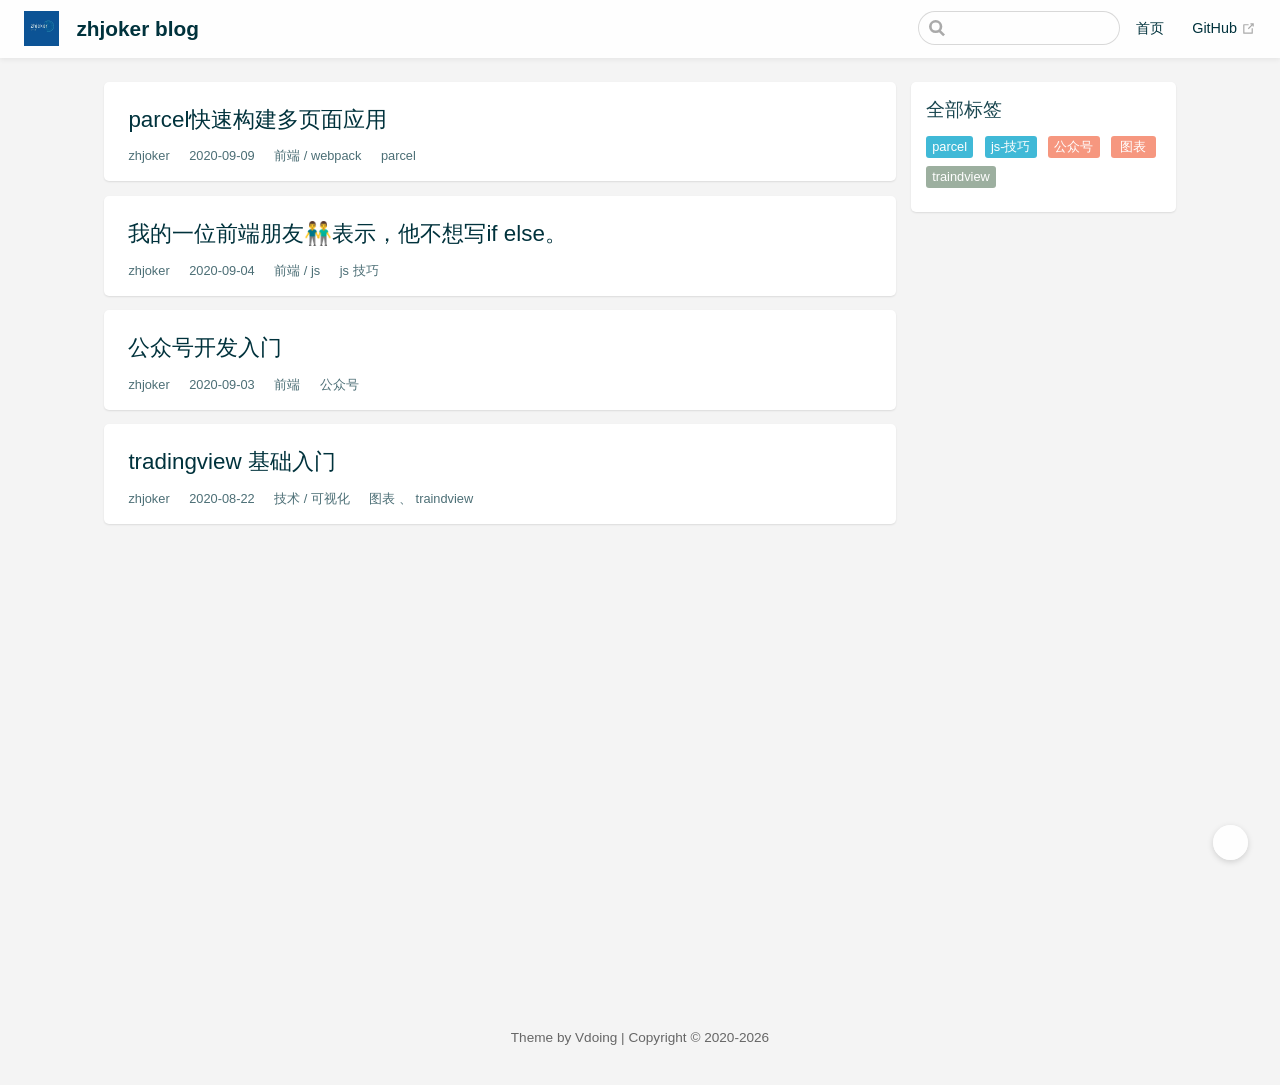
<file: tags/index.html>
<!DOCTYPE html>
<html lang="en-US">
  <head>
    <meta charset="utf-8">
    <meta name="viewport" content="width=device-width,initial-scale=1">
    <title>标签 | zhjoker blog</title>
    <meta name="generator" content="VuePress 1.5.2">
    <link rel="icon" href="/img/favicon.ico">
    <meta name="description" content="专注web前端学习与总结。JavaScript,js,ES6,TypeScript,vue,java，webpack,css3,html5,Node,git,github等技术文章。">
    <meta name="keywords" content="前端博客,个人技术博客,前端,前端开发,前端框架,web前端,前端面试题,技术文档,学习,面试,JavaScript,js,ES6,TypeScript,vue,java,webpack,css3,html5,Node,git,github,markdown">
    <meta name="baidu-site-verification" content="XksvLVUdbT">
    <meta name="theme-color" content="#11a8cd">
    <link rel="preload" href="/assets/css/0.styles.b31be0fb.css" as="style"><link rel="preload" href="/assets/js/app.2c1bc268.js" as="script"><link rel="preload" href="/assets/js/2.117b0f44.js" as="script"><link rel="prefetch" href="/assets/js/10.771709dc.js"><link rel="prefetch" href="/assets/js/11.09cfb0e2.js"><link rel="prefetch" href="/assets/js/12.a411ae56.js"><link rel="prefetch" href="/assets/js/13.734681c7.js"><link rel="prefetch" href="/assets/js/14.3f47acb2.js"><link rel="prefetch" href="/assets/js/15.9e3be276.js"><link rel="prefetch" href="/assets/js/16.332f797b.js"><link rel="prefetch" href="/assets/js/17.ce96ab0d.js"><link rel="prefetch" href="/assets/js/18.8c05bde6.js"><link rel="prefetch" href="/assets/js/19.704972e9.js"><link rel="prefetch" href="/assets/js/3.b72ab980.js"><link rel="prefetch" href="/assets/js/4.2194cd29.js"><link rel="prefetch" href="/assets/js/5.9fa8f115.js"><link rel="prefetch" href="/assets/js/6.d37aa7b2.js"><link rel="prefetch" href="/assets/js/7.053e1198.js"><link rel="prefetch" href="/assets/js/8.eb694372.js"><link rel="prefetch" href="/assets/js/9.b193bc11.js">
    <link rel="stylesheet" href="/assets/css/0.styles.b31be0fb.css">
  </head>
  <body class="theme-mode-light">
    <div id="app" data-server-rendered="true"><div class="theme-container sidebar-open no-sidebar"><header class="navbar blur"><div title="目录" class="sidebar-button"><svg xmlns="http://www.w3.org/2000/svg" aria-hidden="true" role="img" viewBox="0 0 448 512" class="icon"><path fill="currentColor" d="M436 124H12c-6.627 0-12-5.373-12-12V80c0-6.627 5.373-12 12-12h424c6.627 0 12 5.373 12 12v32c0 6.627-5.373 12-12 12zm0 160H12c-6.627 0-12-5.373-12-12v-32c0-6.627 5.373-12 12-12h424c6.627 0 12 5.373 12 12v32c0 6.627-5.373 12-12 12zm0 160H12c-6.627 0-12-5.373-12-12v-32c0-6.627 5.373-12 12-12h424c6.627 0 12 5.373 12 12v32c0 6.627-5.373 12-12 12z"></path></svg></div> <a href="/" class="home-link router-link-active"><img src="/img/blog_log.jpg" alt="zhjoker blog" class="logo"> <span class="site-name can-hide">zhjoker blog</span></a> <div class="links"><div class="search-box"><input aria-label="Search" autocomplete="off" spellcheck="false" value=""> <!----></div> <nav class="nav-links can-hide"><div class="nav-item"><a href="/" class="nav-link">首页</a></div> <a href="https://github.com/Zhjoker" target="_blank" rel="noopener noreferrer" class="repo-link">
    GitHub
    <svg xmlns="http://www.w3.org/2000/svg" aria-hidden="true" x="0px" y="0px" viewBox="0 0 100 100" width="15" height="15" class="icon outbound"><path fill="currentColor" d="M18.8,85.1h56l0,0c2.2,0,4-1.8,4-4v-32h-8v28h-48v-48h28v-8h-32l0,0c-2.2,0-4,1.8-4,4v56C14.8,83.3,16.6,85.1,18.8,85.1z"></path> <polygon fill="currentColor" points="45.7,48.7 51.3,54.3 77.2,28.5 77.2,37.2 85.2,37.2 85.2,14.9 62.8,14.9 62.8,22.9 71.5,22.9"></polygon></svg></a></nav></div></header> <div class="sidebar-mask"></div> <aside class="sidebar" style="display:none;"><div class="blogger"><img src="/img/35388201.jpeg"> <div class="blogger-info"><h3>zhjoker</h3> <span>
        前端运输机
      </span></div></div> <nav class="nav-links"><div class="nav-item"><a href="/" class="nav-link">首页</a></div> <a href="https://github.com/Zhjoker" target="_blank" rel="noopener noreferrer" class="repo-link">
    GitHub
    <svg xmlns="http://www.w3.org/2000/svg" aria-hidden="true" x="0px" y="0px" viewBox="0 0 100 100" width="15" height="15" class="icon outbound"><path fill="currentColor" d="M18.8,85.1h56l0,0c2.2,0,4-1.8,4-4v-32h-8v28h-48v-48h28v-8h-32l0,0c-2.2,0-4,1.8-4,4v56C14.8,83.3,16.6,85.1,18.8,85.1z"></path> <polygon fill="currentColor" points="45.7,48.7 51.3,54.3 77.2,28.5 77.2,37.2 85.2,37.2 85.2,14.9 62.8,14.9 62.8,22.9 71.5,22.9"></polygon></svg></a></nav>  <!----> </aside> <div class="custom-page tags-page"><div class="main-wrapper"><div class="main-left"><div class="tags-wrapper card-box"><a href="/tags/" aria-current="page" title="全部标签" class="title iconfont icon-biaoqian1 router-link-exact-active router-link-active">
    全部标签
  </a> <div class="tags"><a href="/tags/?tag=parcel" style="background:#849B87;--random-color:#849B87;">
        parcel
      </a> <span></span><a href="/tags/?tag=js-%E6%8A%80%E5%B7%A7" style="background:#F8B26A;--random-color:#F8B26A;">
        js-技巧
      </a> <span></span><a href="/tags/?tag=%E5%85%AC%E4%BC%97%E5%8F%B7" style="background:#11a8cd;--random-color:#11a8cd;">
        公众号
      </a> <span></span><a href="/tags/?tag=%E5%9B%BE%E8%A1%A8" style="background:#F8B26A;--random-color:#F8B26A;">
        图表
      </a> <span></span><a href="/tags/?tag=traindview" style="background:#E15B64;--random-color:#E15B64;">
        traindview
      </a> <span></span> <!----></div></div> <div class="post-list"><div><div class="post card-box"><div class="title-wrapper"><h2><a href="/pages/03f1f5/">parcel快速构建多页面应用</a></h2> <div class="article-info"><span title="作者" class="iconfont icon-touxiang">
            zhjoker
          </span> <span title="创建时间" class="iconfont icon-riqi">
            2020-09-09
          </span> <span title="分类" class="iconfont icon-wenjian"><a href="/categories/?category=%E5%89%8D%E7%AB%AF">
              前端
            </a><a href="/categories/?category=webpack">
              webpack
            </a></span> <span title="标签" class="iconfont icon-biaoqian tags"><a href="/tags/?tag=parcel">
              parcel
            </a></span></div></div> <!----></div><div class="post card-box"><div class="title-wrapper"><h2><a href="/pages/96bc98/">我的一位前端朋友👬表示，他不想写if else。</a></h2> <div class="article-info"><span title="作者" class="iconfont icon-touxiang">
            zhjoker
          </span> <span title="创建时间" class="iconfont icon-riqi">
            2020-09-04
          </span> <span title="分类" class="iconfont icon-wenjian"><a href="/categories/?category=%E5%89%8D%E7%AB%AF">
              前端
            </a><a href="/categories/?category=js">
              js
            </a></span> <span title="标签" class="iconfont icon-biaoqian tags"><a href="/tags/?tag=js-%E6%8A%80%E5%B7%A7">
              js 技巧
            </a></span></div></div> <!----></div><div class="post card-box"><div class="title-wrapper"><h2><a href="/pages/9d9363/">公众号开发入门</a></h2> <div class="article-info"><span title="作者" class="iconfont icon-touxiang">
            zhjoker
          </span> <span title="创建时间" class="iconfont icon-riqi">
            2020-09-03
          </span> <span title="分类" class="iconfont icon-wenjian"><a href="/categories/?category=%E5%89%8D%E7%AB%AF">
              前端
            </a></span> <span title="标签" class="iconfont icon-biaoqian tags"><a href="/tags/?tag=%E5%85%AC%E4%BC%97%E5%8F%B7">
              公众号
            </a></span></div></div> <!----></div><div class="post card-box"><div class="title-wrapper"><h2><a href="/pages/f681e7/">tradingview 基础入门</a></h2> <div class="article-info"><span title="作者" class="iconfont icon-touxiang">
            zhjoker
          </span> <span title="创建时间" class="iconfont icon-riqi">
            2020-08-22
          </span> <span title="分类" class="iconfont icon-wenjian"><a href="/categories/?category=%E6%8A%80%E6%9C%AF">
              技术
            </a><a href="/categories/?category=%E5%8F%AF%E8%A7%86%E5%8C%96">
              可视化
            </a></span> <span title="标签" class="iconfont icon-biaoqian tags"><a href="/tags/?tag=%E5%9B%BE%E8%A1%A8">
              图表
            </a><a href="/tags/?tag=traindview">
              traindview
            </a></span></div></div> <!----></div></div></div> <div class="pagination" style="display:none;"><span class="card-box prev iconfont icon-jiantou-zuo disabled"><p>上一页</p></span> <div class="pagination-list"></div> <span class="card-box next iconfont icon-jiantou-you"><p>下一页</p></span></div></div> <div class="main-right"><div class="tags-wrapper card-box"><a href="/tags/" aria-current="page" title="全部标签" class="title iconfont icon-biaoqian1 router-link-exact-active router-link-active">
    全部标签
  </a> <div class="tags"><a href="/tags/?tag=parcel" style="background:#849B87;--random-color:#849B87;">
        parcel
      </a> <span></span><a href="/tags/?tag=js-%E6%8A%80%E5%B7%A7" style="background:#11a8cd;--random-color:#11a8cd;">
        js-技巧
      </a> <span></span><a href="/tags/?tag=%E5%85%AC%E4%BC%97%E5%8F%B7" style="background:#F8B26A;--random-color:#F8B26A;">
        公众号
      </a> <span></span><a href="/tags/?tag=%E5%9B%BE%E8%A1%A8" style="background:#F47E60;--random-color:#F47E60;">
        图表
      </a> <span></span><a href="/tags/?tag=traindview" style="background:#E15B64;--random-color:#E15B64;">
        traindview
      </a> <span></span> <!----></div></div></div></div></div> <div class="footer"><div class="icons"><a href="https://www.npmjs.com/~zhjoker" title="npm" target="_blank" class="iconfont icon-npm"></a><a href="https://github.com/Zhjoker" title="GitHub" target="_blank" class="iconfont icon-github"></a><a href="https://juejin.im/user/4336129590431614" title="掘金" target="_blank" class="iconfont icon-juejin"></a></div> 
  Theme by <a href="https://github.com/xugaoyi/vuepress-theme-vdoing" target="_blank" title="本站主题">Vdoing</a> 
     | Copyright © 2020-2020
    <span></span></div> <div class="buttons"><div title="返回顶部" class="button blur go-to-top iconfont icon-fanhuidingbu" style="display:none;"></div> <div title="去评论" class="button blur go-to-comment iconfont icon-pinglun" style="display:none;"></div> <div title="主题模式" class="button blur theme-mode-but iconfont icon-zhuti"><ul class="select-box" style="display:none;"><li class="iconfont icon-zidong">
          跟随系统
        </li><li class="iconfont icon-rijianmoshi">
          浅色模式
        </li><li class="iconfont icon-yejianmoshi">
          深色模式
        </li><li class="iconfont icon-yuedu">
          阅读模式
        </li></ul></div></div> <!----></div><div class="global-ui"><div></div></div></div>
    <script src="/assets/js/app.2c1bc268.js" defer></script><script src="/assets/js/2.117b0f44.js" defer></script>
  </body>
</html>
</file>
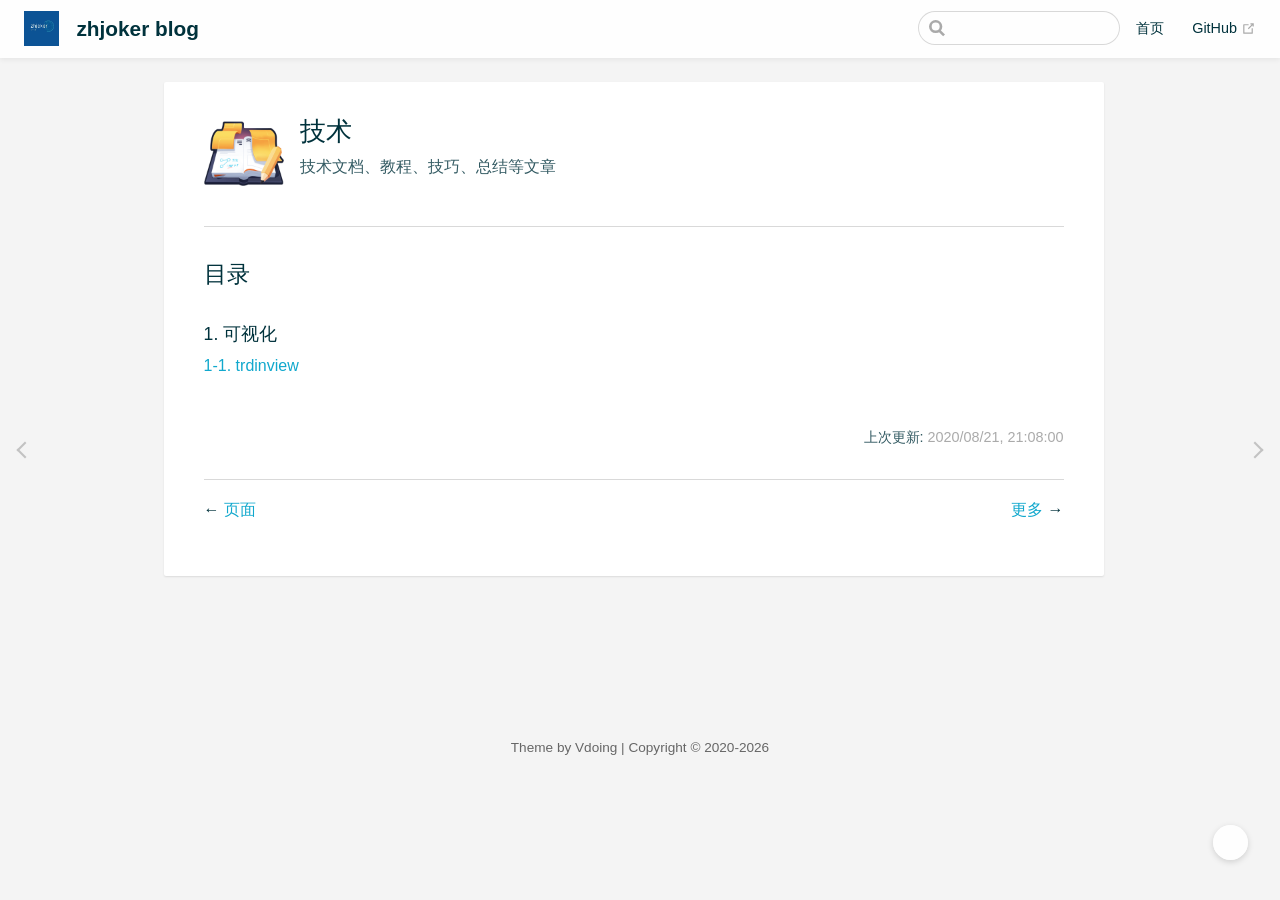
<file: technology/index.html>
<!DOCTYPE html>
<html lang="en-US">
  <head>
    <meta charset="utf-8">
    <meta name="viewport" content="width=device-width,initial-scale=1">
    <title>技术 | zhjoker blog</title>
    <meta name="generator" content="VuePress 1.5.2">
    <link rel="icon" href="/img/favicon.ico">
    <meta name="description" content="专注web前端学习与总结。JavaScript,js,ES6,TypeScript,vue,java，webpack,css3,html5,Node,git,github等技术文章。">
    <meta name="keywords" content="前端博客,个人技术博客,前端,前端开发,前端框架,web前端,前端面试题,技术文档,学习,面试,JavaScript,js,ES6,TypeScript,vue,java,webpack,css3,html5,Node,git,github,markdown">
    <meta name="baidu-site-verification" content="XksvLVUdbT">
    <meta name="theme-color" content="#11a8cd">
    <link rel="preload" href="/assets/css/0.styles.b31be0fb.css" as="style"><link rel="preload" href="/assets/js/app.2c1bc268.js" as="script"><link rel="preload" href="/assets/js/2.117b0f44.js" as="script"><link rel="preload" href="/assets/js/7.053e1198.js" as="script"><link rel="prefetch" href="/assets/js/10.771709dc.js"><link rel="prefetch" href="/assets/js/11.09cfb0e2.js"><link rel="prefetch" href="/assets/js/12.a411ae56.js"><link rel="prefetch" href="/assets/js/13.734681c7.js"><link rel="prefetch" href="/assets/js/14.3f47acb2.js"><link rel="prefetch" href="/assets/js/15.9e3be276.js"><link rel="prefetch" href="/assets/js/16.332f797b.js"><link rel="prefetch" href="/assets/js/17.ce96ab0d.js"><link rel="prefetch" href="/assets/js/18.8c05bde6.js"><link rel="prefetch" href="/assets/js/19.704972e9.js"><link rel="prefetch" href="/assets/js/3.b72ab980.js"><link rel="prefetch" href="/assets/js/4.2194cd29.js"><link rel="prefetch" href="/assets/js/5.9fa8f115.js"><link rel="prefetch" href="/assets/js/6.d37aa7b2.js"><link rel="prefetch" href="/assets/js/8.eb694372.js"><link rel="prefetch" href="/assets/js/9.b193bc11.js">
    <link rel="stylesheet" href="/assets/css/0.styles.b31be0fb.css">
  </head>
  <body class="theme-mode-light">
    <div id="app" data-server-rendered="true"><div class="theme-container sidebar-open no-sidebar"><header class="navbar blur"><div title="目录" class="sidebar-button"><svg xmlns="http://www.w3.org/2000/svg" aria-hidden="true" role="img" viewBox="0 0 448 512" class="icon"><path fill="currentColor" d="M436 124H12c-6.627 0-12-5.373-12-12V80c0-6.627 5.373-12 12-12h424c6.627 0 12 5.373 12 12v32c0 6.627-5.373 12-12 12zm0 160H12c-6.627 0-12-5.373-12-12v-32c0-6.627 5.373-12 12-12h424c6.627 0 12 5.373 12 12v32c0 6.627-5.373 12-12 12zm0 160H12c-6.627 0-12-5.373-12-12v-32c0-6.627 5.373-12 12-12h424c6.627 0 12 5.373 12 12v32c0 6.627-5.373 12-12 12z"></path></svg></div> <a href="/" class="home-link router-link-active"><img src="/img/blog_log.jpg" alt="zhjoker blog" class="logo"> <span class="site-name can-hide">zhjoker blog</span></a> <div class="links"><div class="search-box"><input aria-label="Search" autocomplete="off" spellcheck="false" value=""> <!----></div> <nav class="nav-links can-hide"><div class="nav-item"><a href="/" class="nav-link">首页</a></div> <a href="https://github.com/Zhjoker" target="_blank" rel="noopener noreferrer" class="repo-link">
    GitHub
    <svg xmlns="http://www.w3.org/2000/svg" aria-hidden="true" x="0px" y="0px" viewBox="0 0 100 100" width="15" height="15" class="icon outbound"><path fill="currentColor" d="M18.8,85.1h56l0,0c2.2,0,4-1.8,4-4v-32h-8v28h-48v-48h28v-8h-32l0,0c-2.2,0-4,1.8-4,4v56C14.8,83.3,16.6,85.1,18.8,85.1z"></path> <polygon fill="currentColor" points="45.7,48.7 51.3,54.3 77.2,28.5 77.2,37.2 85.2,37.2 85.2,14.9 62.8,14.9 62.8,22.9 71.5,22.9"></polygon></svg></a></nav></div></header> <div class="sidebar-mask"></div> <aside class="sidebar" style="display:none;"><div class="blogger"><img src="/img/35388201.jpeg"> <div class="blogger-info"><h3>zhjoker</h3> <span>
        前端运输机
      </span></div></div> <nav class="nav-links"><div class="nav-item"><a href="/" class="nav-link">首页</a></div> <a href="https://github.com/Zhjoker" target="_blank" rel="noopener noreferrer" class="repo-link">
    GitHub
    <svg xmlns="http://www.w3.org/2000/svg" aria-hidden="true" x="0px" y="0px" viewBox="0 0 100 100" width="15" height="15" class="icon outbound"><path fill="currentColor" d="M18.8,85.1h56l0,0c2.2,0,4-1.8,4-4v-32h-8v28h-48v-48h28v-8h-32l0,0c-2.2,0-4,1.8-4,4v56C14.8,83.3,16.6,85.1,18.8,85.1z"></path> <polygon fill="currentColor" points="45.7,48.7 51.3,54.3 77.2,28.5 77.2,37.2 85.2,37.2 85.2,14.9 62.8,14.9 62.8,22.9 71.5,22.9"></polygon></svg></a></nav>  <ul class="sidebar-links"><li><a href="/web/" class="sidebar-link">前端</a></li><li><a href="/ui/" class="sidebar-link">页面</a></li><li><a href="/technology/" aria-current="page" class="active sidebar-link">技术</a></li><li><a href="/more/" class="sidebar-link">更多</a></li></ul> </aside> <div><main class="page"> <div class="theme-vdoing-wrapper "><!----> <div class="theme-vdoing-content theme-vdoing-content" data-v-3265743c><div class="column-wrapper" data-v-3265743c><img src="/img/other.png" data-v-3265743c> <dl class="column-info" data-v-3265743c><dt class="title" data-v-3265743c>技术</dt> <dd class="description" data-v-3265743c>技术文档、教程、技巧、总结等文章</dd></dl></div> <div class="catalogue-wrapper" data-v-3265743c><div class="catalogue-title" data-v-3265743c>目录</div> <div class="catalogue-content" data-v-3265743c><dl data-v-3265743c><dt id="可视化" data-v-3265743c><a href="#可视化" class="header-anchor" data-v-3265743c>#</a>
            1. 可视化
          </dt> <dd data-v-3265743c><a href="/pages/f681e7/" data-v-3265743c>
              1-1. trdinview
            </a></dd></dl></div></div></div> <div class="content-wrapper"><!----> <!----> <div class="theme-vdoing-content content__default"></div></div> <div class="page-edit"><!----> <!----> <div class="last-updated"><span class="prefix">上次更新:</span> <span class="time">2020/08/21, 21:08:00</span></div></div> <div class="page-nav-wapper"><div class="page-nav-centre-wrap"><a href="/ui/" class="page-nav-centre page-nav-centre-prev"><div class="tooltip">
        页面
      </div></a> <a href="/more/" class="page-nav-centre page-nav-centre-next"><div class="tooltip">
        更多
      </div></a></div> <div class="page-nav"><p class="inner"><span class="prev">
        ←
        <a href="/ui/" class="prev">页面</a></span> <span class="next"><a href="/more/">更多</a>
        →
      </span></p></div></div></div> <div class="article-list no-article-list"><div class="article-title"><a href="/archives/" class="iconfont icon-bi">最近更新</a></div> <div class="article-wrapper"><dl><dd>01</dd> <dt><a href="/pages/03f1f5/"><div>parcel快速构建多页面应用</div></a> <span>09-09</span></dt></dl><dl><dd>02</dd> <dt><a href="/pages/96bc98/"><div>我的一位前端朋友👬表示，他不想写if else。</div></a> <span>09-04</span></dt></dl><dl><dd>03</dd> <dt><a href="/pages/9d9363/"><div>公众号开发入门</div></a> <span>09-03</span></dt></dl> <dl><dd></dd> <dt><a href="/archives/" class="more">更多文章&gt;</a></dt></dl></div></div> </main></div> <div class="footer"><div class="icons"><a href="https://www.npmjs.com/~zhjoker" title="npm" target="_blank" class="iconfont icon-npm"></a><a href="https://github.com/Zhjoker" title="GitHub" target="_blank" class="iconfont icon-github"></a><a href="https://juejin.im/user/4336129590431614" title="掘金" target="_blank" class="iconfont icon-juejin"></a></div> 
  Theme by <a href="https://github.com/xugaoyi/vuepress-theme-vdoing" target="_blank" title="本站主题">Vdoing</a> 
     | Copyright © 2020-2020
    <span></span></div> <div class="buttons"><div title="返回顶部" class="button blur go-to-top iconfont icon-fanhuidingbu" style="display:none;"></div> <div title="去评论" class="button blur go-to-comment iconfont icon-pinglun" style="display:none;"></div> <div title="主题模式" class="button blur theme-mode-but iconfont icon-zhuti"><ul class="select-box" style="display:none;"><li class="iconfont icon-zidong">
          跟随系统
        </li><li class="iconfont icon-rijianmoshi">
          浅色模式
        </li><li class="iconfont icon-yejianmoshi">
          深色模式
        </li><li class="iconfont icon-yuedu">
          阅读模式
        </li></ul></div></div> <!----></div><div class="global-ui"><div></div></div></div>
    <script src="/assets/js/app.2c1bc268.js" defer></script><script src="/assets/js/2.117b0f44.js" defer></script><script src="/assets/js/7.053e1198.js" defer></script>
  </body>
</html>
</file>
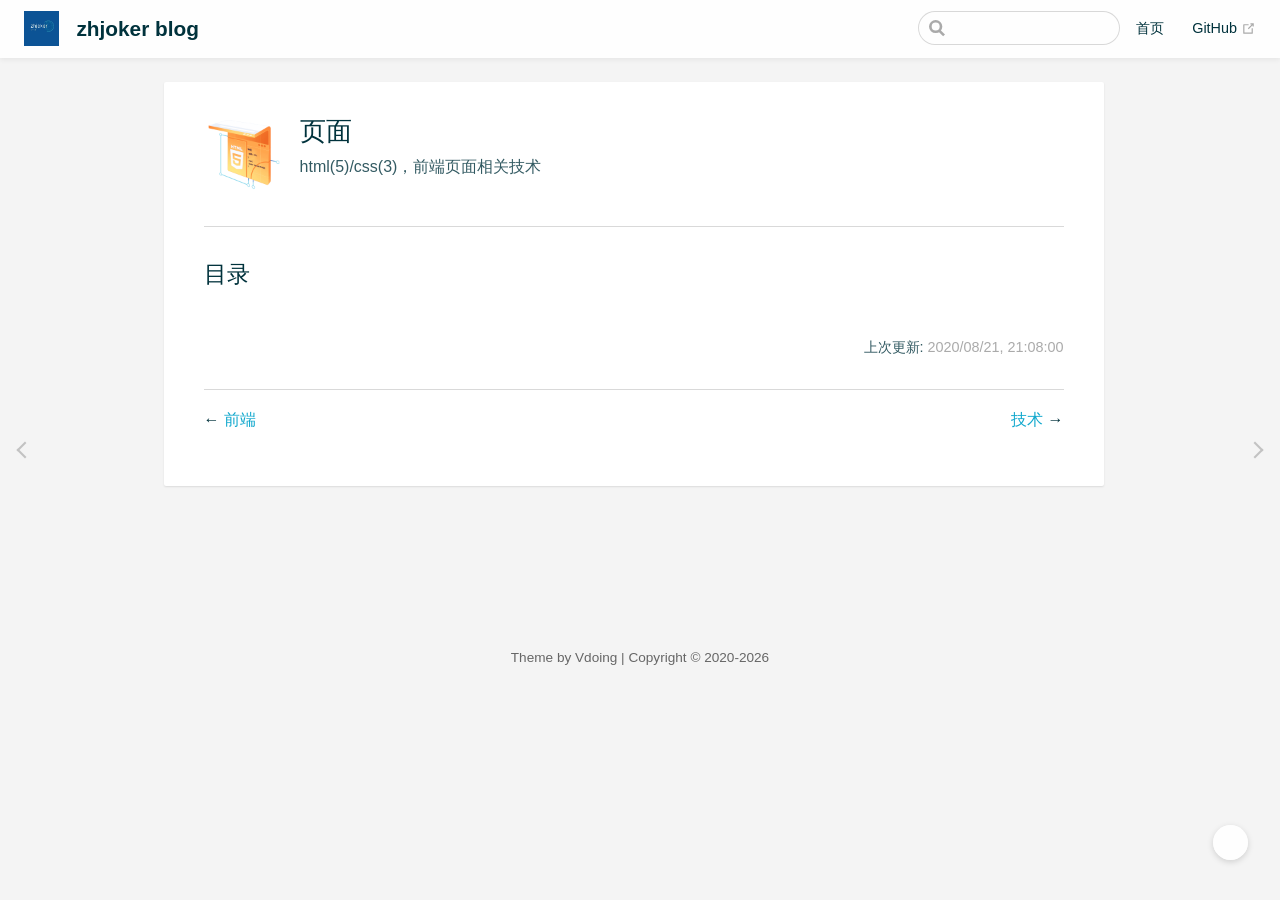
<file: ui/index.html>
<!DOCTYPE html>
<html lang="en-US">
  <head>
    <meta charset="utf-8">
    <meta name="viewport" content="width=device-width,initial-scale=1">
    <title>页面 | zhjoker blog</title>
    <meta name="generator" content="VuePress 1.5.2">
    <link rel="icon" href="/img/favicon.ico">
    <meta name="description" content="专注web前端学习与总结。JavaScript,js,ES6,TypeScript,vue,java，webpack,css3,html5,Node,git,github等技术文章。">
    <meta name="keywords" content="前端博客,个人技术博客,前端,前端开发,前端框架,web前端,前端面试题,技术文档,学习,面试,JavaScript,js,ES6,TypeScript,vue,java,webpack,css3,html5,Node,git,github,markdown">
    <meta name="baidu-site-verification" content="XksvLVUdbT">
    <meta name="theme-color" content="#11a8cd">
    <link rel="preload" href="/assets/css/0.styles.b31be0fb.css" as="style"><link rel="preload" href="/assets/js/app.2c1bc268.js" as="script"><link rel="preload" href="/assets/js/2.117b0f44.js" as="script"><link rel="preload" href="/assets/js/6.d37aa7b2.js" as="script"><link rel="prefetch" href="/assets/js/10.771709dc.js"><link rel="prefetch" href="/assets/js/11.09cfb0e2.js"><link rel="prefetch" href="/assets/js/12.a411ae56.js"><link rel="prefetch" href="/assets/js/13.734681c7.js"><link rel="prefetch" href="/assets/js/14.3f47acb2.js"><link rel="prefetch" href="/assets/js/15.9e3be276.js"><link rel="prefetch" href="/assets/js/16.332f797b.js"><link rel="prefetch" href="/assets/js/17.ce96ab0d.js"><link rel="prefetch" href="/assets/js/18.8c05bde6.js"><link rel="prefetch" href="/assets/js/19.704972e9.js"><link rel="prefetch" href="/assets/js/3.b72ab980.js"><link rel="prefetch" href="/assets/js/4.2194cd29.js"><link rel="prefetch" href="/assets/js/5.9fa8f115.js"><link rel="prefetch" href="/assets/js/7.053e1198.js"><link rel="prefetch" href="/assets/js/8.eb694372.js"><link rel="prefetch" href="/assets/js/9.b193bc11.js">
    <link rel="stylesheet" href="/assets/css/0.styles.b31be0fb.css">
  </head>
  <body class="theme-mode-light">
    <div id="app" data-server-rendered="true"><div class="theme-container sidebar-open no-sidebar"><header class="navbar blur"><div title="目录" class="sidebar-button"><svg xmlns="http://www.w3.org/2000/svg" aria-hidden="true" role="img" viewBox="0 0 448 512" class="icon"><path fill="currentColor" d="M436 124H12c-6.627 0-12-5.373-12-12V80c0-6.627 5.373-12 12-12h424c6.627 0 12 5.373 12 12v32c0 6.627-5.373 12-12 12zm0 160H12c-6.627 0-12-5.373-12-12v-32c0-6.627 5.373-12 12-12h424c6.627 0 12 5.373 12 12v32c0 6.627-5.373 12-12 12zm0 160H12c-6.627 0-12-5.373-12-12v-32c0-6.627 5.373-12 12-12h424c6.627 0 12 5.373 12 12v32c0 6.627-5.373 12-12 12z"></path></svg></div> <a href="/" class="home-link router-link-active"><img src="/img/blog_log.jpg" alt="zhjoker blog" class="logo"> <span class="site-name can-hide">zhjoker blog</span></a> <div class="links"><div class="search-box"><input aria-label="Search" autocomplete="off" spellcheck="false" value=""> <!----></div> <nav class="nav-links can-hide"><div class="nav-item"><a href="/" class="nav-link">首页</a></div> <a href="https://github.com/Zhjoker" target="_blank" rel="noopener noreferrer" class="repo-link">
    GitHub
    <svg xmlns="http://www.w3.org/2000/svg" aria-hidden="true" x="0px" y="0px" viewBox="0 0 100 100" width="15" height="15" class="icon outbound"><path fill="currentColor" d="M18.8,85.1h56l0,0c2.2,0,4-1.8,4-4v-32h-8v28h-48v-48h28v-8h-32l0,0c-2.2,0-4,1.8-4,4v56C14.8,83.3,16.6,85.1,18.8,85.1z"></path> <polygon fill="currentColor" points="45.7,48.7 51.3,54.3 77.2,28.5 77.2,37.2 85.2,37.2 85.2,14.9 62.8,14.9 62.8,22.9 71.5,22.9"></polygon></svg></a></nav></div></header> <div class="sidebar-mask"></div> <aside class="sidebar" style="display:none;"><div class="blogger"><img src="/img/35388201.jpeg"> <div class="blogger-info"><h3>zhjoker</h3> <span>
        前端运输机
      </span></div></div> <nav class="nav-links"><div class="nav-item"><a href="/" class="nav-link">首页</a></div> <a href="https://github.com/Zhjoker" target="_blank" rel="noopener noreferrer" class="repo-link">
    GitHub
    <svg xmlns="http://www.w3.org/2000/svg" aria-hidden="true" x="0px" y="0px" viewBox="0 0 100 100" width="15" height="15" class="icon outbound"><path fill="currentColor" d="M18.8,85.1h56l0,0c2.2,0,4-1.8,4-4v-32h-8v28h-48v-48h28v-8h-32l0,0c-2.2,0-4,1.8-4,4v56C14.8,83.3,16.6,85.1,18.8,85.1z"></path> <polygon fill="currentColor" points="45.7,48.7 51.3,54.3 77.2,28.5 77.2,37.2 85.2,37.2 85.2,14.9 62.8,14.9 62.8,22.9 71.5,22.9"></polygon></svg></a></nav>  <ul class="sidebar-links"><li><a href="/web/" class="sidebar-link">前端</a></li><li><a href="/ui/" aria-current="page" class="active sidebar-link">页面</a></li><li><a href="/technology/" class="sidebar-link">技术</a></li><li><a href="/more/" class="sidebar-link">更多</a></li></ul> </aside> <div><main class="page"> <div class="theme-vdoing-wrapper "><!----> <div class="theme-vdoing-content theme-vdoing-content" data-v-3265743c><div class="column-wrapper" data-v-3265743c><img src="/img/ui.png" data-v-3265743c> <dl class="column-info" data-v-3265743c><dt class="title" data-v-3265743c>页面</dt> <dd class="description" data-v-3265743c>html(5)/css(3)，前端页面相关技术</dd></dl></div> <div class="catalogue-wrapper" data-v-3265743c><div class="catalogue-title" data-v-3265743c>目录</div> <div class="catalogue-content" data-v-3265743c></div></div></div> <div class="content-wrapper"><!----> <!----> <div class="theme-vdoing-content content__default"></div></div> <div class="page-edit"><!----> <!----> <div class="last-updated"><span class="prefix">上次更新:</span> <span class="time">2020/08/21, 21:08:00</span></div></div> <div class="page-nav-wapper"><div class="page-nav-centre-wrap"><a href="/web/" class="page-nav-centre page-nav-centre-prev"><div class="tooltip">
        前端
      </div></a> <a href="/technology/" class="page-nav-centre page-nav-centre-next"><div class="tooltip">
        技术
      </div></a></div> <div class="page-nav"><p class="inner"><span class="prev">
        ←
        <a href="/web/" class="prev">前端</a></span> <span class="next"><a href="/technology/">技术</a>
        →
      </span></p></div></div></div> <div class="article-list no-article-list"><div class="article-title"><a href="/archives/" class="iconfont icon-bi">最近更新</a></div> <div class="article-wrapper"><dl><dd>01</dd> <dt><a href="/pages/03f1f5/"><div>parcel快速构建多页面应用</div></a> <span>09-09</span></dt></dl><dl><dd>02</dd> <dt><a href="/pages/96bc98/"><div>我的一位前端朋友👬表示，他不想写if else。</div></a> <span>09-04</span></dt></dl><dl><dd>03</dd> <dt><a href="/pages/9d9363/"><div>公众号开发入门</div></a> <span>09-03</span></dt></dl> <dl><dd></dd> <dt><a href="/archives/" class="more">更多文章&gt;</a></dt></dl></div></div> </main></div> <div class="footer"><div class="icons"><a href="https://www.npmjs.com/~zhjoker" title="npm" target="_blank" class="iconfont icon-npm"></a><a href="https://github.com/Zhjoker" title="GitHub" target="_blank" class="iconfont icon-github"></a><a href="https://juejin.im/user/4336129590431614" title="掘金" target="_blank" class="iconfont icon-juejin"></a></div> 
  Theme by <a href="https://github.com/xugaoyi/vuepress-theme-vdoing" target="_blank" title="本站主题">Vdoing</a> 
     | Copyright © 2020-2020
    <span></span></div> <div class="buttons"><div title="返回顶部" class="button blur go-to-top iconfont icon-fanhuidingbu" style="display:none;"></div> <div title="去评论" class="button blur go-to-comment iconfont icon-pinglun" style="display:none;"></div> <div title="主题模式" class="button blur theme-mode-but iconfont icon-zhuti"><ul class="select-box" style="display:none;"><li class="iconfont icon-zidong">
          跟随系统
        </li><li class="iconfont icon-rijianmoshi">
          浅色模式
        </li><li class="iconfont icon-yejianmoshi">
          深色模式
        </li><li class="iconfont icon-yuedu">
          阅读模式
        </li></ul></div></div> <!----></div><div class="global-ui"><div></div></div></div>
    <script src="/assets/js/app.2c1bc268.js" defer></script><script src="/assets/js/2.117b0f44.js" defer></script><script src="/assets/js/6.d37aa7b2.js" defer></script>
  </body>
</html>
</file>
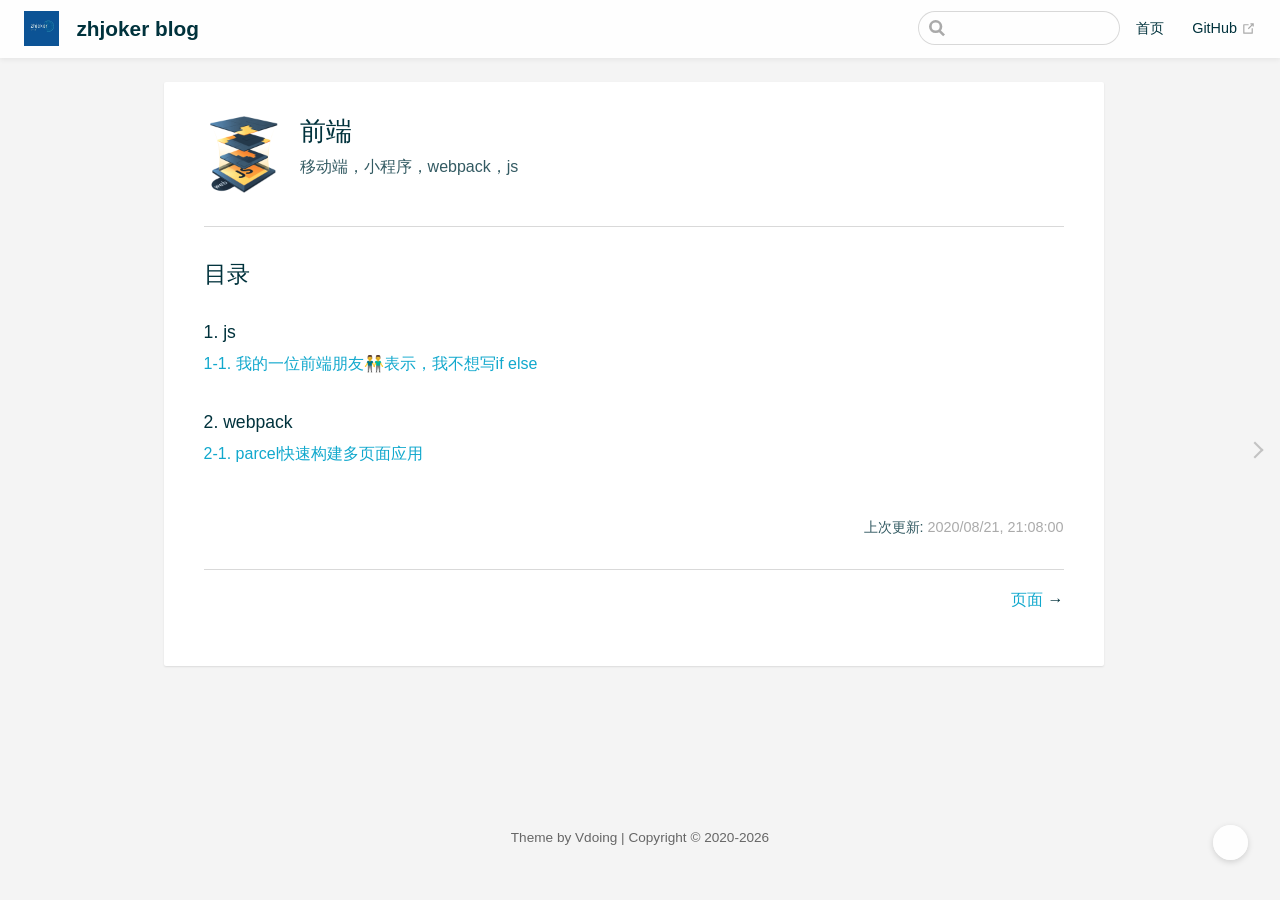
<file: web/index.html>
<!DOCTYPE html>
<html lang="en-US">
  <head>
    <meta charset="utf-8">
    <meta name="viewport" content="width=device-width,initial-scale=1">
    <title>前端 | zhjoker blog</title>
    <meta name="generator" content="VuePress 1.5.2">
    <link rel="icon" href="/img/favicon.ico">
    <meta name="description" content="专注web前端学习与总结。JavaScript,js,ES6,TypeScript,vue,java，webpack,css3,html5,Node,git,github等技术文章。">
    <meta name="keywords" content="前端博客,个人技术博客,前端,前端开发,前端框架,web前端,前端面试题,技术文档,学习,面试,JavaScript,js,ES6,TypeScript,vue,java,webpack,css3,html5,Node,git,github,markdown">
    <meta name="baidu-site-verification" content="XksvLVUdbT">
    <meta name="theme-color" content="#11a8cd">
    <link rel="preload" href="/assets/css/0.styles.b31be0fb.css" as="style"><link rel="preload" href="/assets/js/app.2c1bc268.js" as="script"><link rel="preload" href="/assets/js/2.117b0f44.js" as="script"><link rel="preload" href="/assets/js/5.9fa8f115.js" as="script"><link rel="prefetch" href="/assets/js/10.771709dc.js"><link rel="prefetch" href="/assets/js/11.09cfb0e2.js"><link rel="prefetch" href="/assets/js/12.a411ae56.js"><link rel="prefetch" href="/assets/js/13.734681c7.js"><link rel="prefetch" href="/assets/js/14.3f47acb2.js"><link rel="prefetch" href="/assets/js/15.9e3be276.js"><link rel="prefetch" href="/assets/js/16.332f797b.js"><link rel="prefetch" href="/assets/js/17.ce96ab0d.js"><link rel="prefetch" href="/assets/js/18.8c05bde6.js"><link rel="prefetch" href="/assets/js/19.704972e9.js"><link rel="prefetch" href="/assets/js/3.b72ab980.js"><link rel="prefetch" href="/assets/js/4.2194cd29.js"><link rel="prefetch" href="/assets/js/6.d37aa7b2.js"><link rel="prefetch" href="/assets/js/7.053e1198.js"><link rel="prefetch" href="/assets/js/8.eb694372.js"><link rel="prefetch" href="/assets/js/9.b193bc11.js">
    <link rel="stylesheet" href="/assets/css/0.styles.b31be0fb.css">
  </head>
  <body class="theme-mode-light">
    <div id="app" data-server-rendered="true"><div class="theme-container sidebar-open no-sidebar"><header class="navbar blur"><div title="目录" class="sidebar-button"><svg xmlns="http://www.w3.org/2000/svg" aria-hidden="true" role="img" viewBox="0 0 448 512" class="icon"><path fill="currentColor" d="M436 124H12c-6.627 0-12-5.373-12-12V80c0-6.627 5.373-12 12-12h424c6.627 0 12 5.373 12 12v32c0 6.627-5.373 12-12 12zm0 160H12c-6.627 0-12-5.373-12-12v-32c0-6.627 5.373-12 12-12h424c6.627 0 12 5.373 12 12v32c0 6.627-5.373 12-12 12zm0 160H12c-6.627 0-12-5.373-12-12v-32c0-6.627 5.373-12 12-12h424c6.627 0 12 5.373 12 12v32c0 6.627-5.373 12-12 12z"></path></svg></div> <a href="/" class="home-link router-link-active"><img src="/img/blog_log.jpg" alt="zhjoker blog" class="logo"> <span class="site-name can-hide">zhjoker blog</span></a> <div class="links"><div class="search-box"><input aria-label="Search" autocomplete="off" spellcheck="false" value=""> <!----></div> <nav class="nav-links can-hide"><div class="nav-item"><a href="/" class="nav-link">首页</a></div> <a href="https://github.com/Zhjoker" target="_blank" rel="noopener noreferrer" class="repo-link">
    GitHub
    <svg xmlns="http://www.w3.org/2000/svg" aria-hidden="true" x="0px" y="0px" viewBox="0 0 100 100" width="15" height="15" class="icon outbound"><path fill="currentColor" d="M18.8,85.1h56l0,0c2.2,0,4-1.8,4-4v-32h-8v28h-48v-48h28v-8h-32l0,0c-2.2,0-4,1.8-4,4v56C14.8,83.3,16.6,85.1,18.8,85.1z"></path> <polygon fill="currentColor" points="45.7,48.7 51.3,54.3 77.2,28.5 77.2,37.2 85.2,37.2 85.2,14.9 62.8,14.9 62.8,22.9 71.5,22.9"></polygon></svg></a></nav></div></header> <div class="sidebar-mask"></div> <aside class="sidebar" style="display:none;"><div class="blogger"><img src="/img/35388201.jpeg"> <div class="blogger-info"><h3>zhjoker</h3> <span>
        前端运输机
      </span></div></div> <nav class="nav-links"><div class="nav-item"><a href="/" class="nav-link">首页</a></div> <a href="https://github.com/Zhjoker" target="_blank" rel="noopener noreferrer" class="repo-link">
    GitHub
    <svg xmlns="http://www.w3.org/2000/svg" aria-hidden="true" x="0px" y="0px" viewBox="0 0 100 100" width="15" height="15" class="icon outbound"><path fill="currentColor" d="M18.8,85.1h56l0,0c2.2,0,4-1.8,4-4v-32h-8v28h-48v-48h28v-8h-32l0,0c-2.2,0-4,1.8-4,4v56C14.8,83.3,16.6,85.1,18.8,85.1z"></path> <polygon fill="currentColor" points="45.7,48.7 51.3,54.3 77.2,28.5 77.2,37.2 85.2,37.2 85.2,14.9 62.8,14.9 62.8,22.9 71.5,22.9"></polygon></svg></a></nav>  <ul class="sidebar-links"><li><a href="/web/" aria-current="page" class="active sidebar-link">前端</a></li><li><a href="/ui/" class="sidebar-link">页面</a></li><li><a href="/technology/" class="sidebar-link">技术</a></li><li><a href="/more/" class="sidebar-link">更多</a></li></ul> </aside> <div><main class="page"> <div class="theme-vdoing-wrapper "><!----> <div class="theme-vdoing-content theme-vdoing-content" data-v-3265743c><div class="column-wrapper" data-v-3265743c><img src="/img/web.png" data-v-3265743c> <dl class="column-info" data-v-3265743c><dt class="title" data-v-3265743c>前端</dt> <dd class="description" data-v-3265743c>移动端，小程序，webpack，js</dd></dl></div> <div class="catalogue-wrapper" data-v-3265743c><div class="catalogue-title" data-v-3265743c>目录</div> <div class="catalogue-content" data-v-3265743c><dl data-v-3265743c><dt id="js" data-v-3265743c><a href="#js" class="header-anchor" data-v-3265743c>#</a>
            1. js
          </dt> <dd data-v-3265743c><a href="/pages/96bc98/" data-v-3265743c>
              1-1. 我的一位前端朋友👬表示，我不想写if else
            </a></dd></dl><dl data-v-3265743c><dt id="webpack" data-v-3265743c><a href="#webpack" class="header-anchor" data-v-3265743c>#</a>
            2. webpack
          </dt> <dd data-v-3265743c><a href="/pages/03f1f5/" data-v-3265743c>
              2-1. parcel快速构建多页面应用
            </a></dd></dl></div></div></div> <div class="content-wrapper"><!----> <!----> <div class="theme-vdoing-content content__default"></div></div> <div class="page-edit"><!----> <!----> <div class="last-updated"><span class="prefix">上次更新:</span> <span class="time">2020/08/21, 21:08:00</span></div></div> <div class="page-nav-wapper"><div class="page-nav-centre-wrap"><!----> <a href="/ui/" class="page-nav-centre page-nav-centre-next"><div class="tooltip">
        页面
      </div></a></div> <div class="page-nav"><p class="inner"><!----> <span class="next"><a href="/ui/">页面</a>
        →
      </span></p></div></div></div> <div class="article-list no-article-list"><div class="article-title"><a href="/archives/" class="iconfont icon-bi">最近更新</a></div> <div class="article-wrapper"><dl><dd>01</dd> <dt><a href="/pages/03f1f5/"><div>parcel快速构建多页面应用</div></a> <span>09-09</span></dt></dl><dl><dd>02</dd> <dt><a href="/pages/96bc98/"><div>我的一位前端朋友👬表示，他不想写if else。</div></a> <span>09-04</span></dt></dl><dl><dd>03</dd> <dt><a href="/pages/9d9363/"><div>公众号开发入门</div></a> <span>09-03</span></dt></dl> <dl><dd></dd> <dt><a href="/archives/" class="more">更多文章&gt;</a></dt></dl></div></div> </main></div> <div class="footer"><div class="icons"><a href="https://www.npmjs.com/~zhjoker" title="npm" target="_blank" class="iconfont icon-npm"></a><a href="https://github.com/Zhjoker" title="GitHub" target="_blank" class="iconfont icon-github"></a><a href="https://juejin.im/user/4336129590431614" title="掘金" target="_blank" class="iconfont icon-juejin"></a></div> 
  Theme by <a href="https://github.com/xugaoyi/vuepress-theme-vdoing" target="_blank" title="本站主题">Vdoing</a> 
     | Copyright © 2020-2020
    <span></span></div> <div class="buttons"><div title="返回顶部" class="button blur go-to-top iconfont icon-fanhuidingbu" style="display:none;"></div> <div title="去评论" class="button blur go-to-comment iconfont icon-pinglun" style="display:none;"></div> <div title="主题模式" class="button blur theme-mode-but iconfont icon-zhuti"><ul class="select-box" style="display:none;"><li class="iconfont icon-zidong">
          跟随系统
        </li><li class="iconfont icon-rijianmoshi">
          浅色模式
        </li><li class="iconfont icon-yejianmoshi">
          深色模式
        </li><li class="iconfont icon-yuedu">
          阅读模式
        </li></ul></div></div> <!----></div><div class="global-ui"><div></div></div></div>
    <script src="/assets/js/app.2c1bc268.js" defer></script><script src="/assets/js/2.117b0f44.js" defer></script><script src="/assets/js/5.9fa8f115.js" defer></script>
  </body>
</html>
</file>
<file: assets/css/0.styles.b31be0fb.css>
@import url(//at.alicdn.com/t/font_1678482_ggaf73aw0oe.css);.code-copy{color:#aaa;fill:#aaa;font-size:14px;display:inline-block;cursor:pointer}div[class*=aside-code] aside .code-copy,div[class*=language-] pre .code-copy{position:absolute;z-index:1000;top:7px;right:35px;opacity:0;font-size:16px}div[class*=aside-code] aside:hover .code-copy,div[class*=language-] pre:hover .code-copy{opacity:1}.content pre,.content pre[class*=language-]{overflow-y:hidden}div[class*=language-] pre,div[class*=language-] pre[class*=language-]{position:static!important}div[class~=language-text]:before{content:"text"}div[class~=language-yml]:before{content:"yml"}div[class*=language-] pre{-webkit-user-select:text;-moz-user-select:text;-ms-user-select:text;user-select:text}p code{-webkit-user-select:all;-moz-user-select:all;-ms-user-select:all;user-select:all}@-webkit-keyframes message-move-in{0%{opacity:0;transform:translateY(-100%)}to{opacity:1;transform:translateY(0)}}@keyframes message-move-in{0%{opacity:0;transform:translateY(-100%)}to{opacity:1;transform:translateY(0)}}#message-container .message.move-in{-webkit-animation:message-move-in .3s ease-in-out;animation:message-move-in .3s ease-in-out}@-webkit-keyframes message-move-out{0%{opacity:1;transform:translateY(0)}to{opacity:0;transform:translateY(-100%)}}@keyframes message-move-out{0%{opacity:1;transform:translateY(0)}to{opacity:0;transform:translateY(-100%)}}#message-container .message.move-out{-webkit-animation:message-move-out .3s ease-in-out;animation:message-move-out .3s ease-in-out;-webkit-animation-fill-mode:forwards;animation-fill-mode:forwards}#message-container .message{background:#fff;margin:10px 0;padding:0 10px;height:40px;box-shadow:0 0 10px 0 #ccc;font-size:14px;border-radius:3px;display:flex;align-items:center;transition:height .2s ease-in-out,margin .2s ease-in-out}#message-container{position:fixed;left:0;top:100px;right:0;display:flex;flex-direction:column;align-items:center}#message-container .message .text{color:#333;padding:0 20px 0 5px}body .theme-vdoing-content code{color:var(--textLightenColor);padding:.25rem .5rem;margin:0;font-size:.9em;background-color:hsla(0,0%,39.2%,.08);border-radius:3px}body .theme-vdoing-content code .token.deleted{color:#ec5975}body .theme-vdoing-content code .token.inserted{color:#11a8cd}body .theme-vdoing-content pre,body .theme-vdoing-content pre[class*=language-]{line-height:1.4;padding:1.25rem 1.5rem;margin:.85rem 0;background-color:#282c34;border-radius:6px;overflow:auto}body .theme-vdoing-content pre[class*=language-] code,body .theme-vdoing-content pre code{color:var(--codeColor);padding:0;background-color:transparent;border-radius:0}div[class*=language-]{position:relative;background-color:var(--codeBg);border-radius:6px}div[class*=language-] .highlight-lines{-webkit-user-select:none;-ms-user-select:none;user-select:none;padding-top:1.3rem;position:absolute;top:0;left:0;width:100%;line-height:1.4}div[class*=language-] .highlight-lines .highlighted{background-color:rgba(0,0,0,.3)}div[class*=language-] pre,div[class*=language-] pre[class*=language-]{background:transparent;position:relative;z-index:1}div[class*=language-]:before{position:absolute;z-index:3;top:.8em;right:1em;font-size:.8rem;color:hsla(0,0%,58.8%,.7)}div[class*=language-]:not(.line-numbers-mode) .line-numbers-wrapper{display:none}div[class*=language-].line-numbers-mode .highlight-lines .highlighted{position:relative}div[class*=language-].line-numbers-mode .highlight-lines .highlighted:before{content:" ";position:absolute;z-index:3;left:0;top:0;display:block;width:2.5rem;height:100%;background-color:rgba(0,0,0,.3)}div[class*=language-].line-numbers-mode pre{padding-left:3.5rem;vertical-align:middle}div[class*=language-].line-numbers-mode .line-numbers-wrapper{position:absolute;top:0;width:2.5rem;text-align:center;color:hsla(0,0%,49.8%,.5);padding:1.25rem 0;line-height:1.4}div[class*=language-].line-numbers-mode .line-numbers-wrapper br{-webkit-user-select:none;-ms-user-select:none;user-select:none}div[class*=language-].line-numbers-mode .line-numbers-wrapper .line-number{position:relative;z-index:4;-webkit-user-select:none;-ms-user-select:none;user-select:none;font-size:.85em}div[class*=language-].line-numbers-mode:after{content:"";position:absolute;z-index:2;top:0;left:0;width:2.5rem;height:100%;border-radius:6px 0 0 6px;border-right:1px solid var(--borderColor);background-color:var(--codeBg)}div[class~=language-js]:before{content:"js"}div[class~=language-ts]:before{content:"ts"}div[class~=language-html]:before{content:"html"}div[class~=language-md]:before{content:"md"}div[class~=language-vue]:before{content:"vue"}div[class~=language-css]:before{content:"css"}div[class~=language-sass]:before{content:"sass"}div[class~=language-scss]:before{content:"scss"}div[class~=language-less]:before{content:"less"}div[class~=language-stylus]:before{content:"stylus"}div[class~=language-go]:before{content:"go"}div[class~=language-java]:before{content:"java"}div[class~=language-c]:before{content:"c"}div[class~=language-sh]:before{content:"sh"}div[class~=language-yaml]:before{content:"yaml"}div[class~=language-py]:before{content:"py"}div[class~=language-docker]:before{content:"docker"}div[class~=language-dockerfile]:before{content:"dockerfile"}div[class~=language-makefile]:before{content:"makefile"}div[class~=language-javascript]:before{content:"js"}div[class~=language-typescript]:before{content:"ts"}div[class~=language-markup]:before{content:"html"}div[class~=language-markdown]:before{content:"md"}div[class~=language-json]:before{content:"json"}div[class~=language-ruby]:before{content:"rb"}div[class~=language-python]:before{content:"py"}div[class~=language-bash]:before{content:"sh"}div[class~=language-php]:before{content:"php"}.custom-block .custom-block-title{font-weight:600;margin-bottom:.2rem}.custom-block p{margin:0}.custom-block.danger,.custom-block.tip,.custom-block.warning{padding:.5rem 1.5rem;border-left-width:.5rem;border-left-style:solid;margin:1rem 0}.custom-block.tip{background-color:#f3f5f7;border-color:#42b983;color:#215d42}.custom-block.warning{background-color:#fff7d0;border-color:#e7c000;color:#6b5900}.custom-block.warning .custom-block-title{color:#b29400}.custom-block.warning a{color:var(--textColor)}.custom-block.danger{background-color:#ffe6e6;border-color:#c00;color:#4d0000}.custom-block.danger .custom-block-title{color:#900}.custom-block.danger a,.custom-block.right{color:var(--textColor)}.custom-block.right{font-size:.9rem;text-align:right}.custom-block.theorem{margin:1rem 0;padding:.8rem 1.5rem;border-radius:2px;background-color:var(--customBlockBg)}.custom-block.theorem .title{font-weight:700;margin:.5rem 0}.custom-block.details{display:block;position:relative;border-radius:2px;margin:1em 0;padding:1.6em;background-color:var(--customBlockBg)}.custom-block.details p{margin:.8rem 0}.custom-block.details h4{margin-top:0}.custom-block.details figure:last-child,.custom-block.details p:last-child{margin-bottom:0;padding-bottom:0}.custom-block.details summary{outline:none;cursor:pointer}.custom-block.details summary:hover{color:#11a8cd}.theme-mode-dark .custom-block.warning{background-color:rgba(255,247,208,.2);color:#e7c000}.theme-mode-dark .custom-block.warning .custom-block-title{color:#ffdc2f}.theme-mode-dark .custom-block.tip{background-color:rgba(243,245,247,.2);color:#42b983}.theme-mode-dark .custom-block.danger{background-color:rgba(255,230,230,.4);color:maroon}.theme-mode-dark .custom-block.danger a{color:#11a8cd}.arrow{display:inline-block;width:0;height:0}.arrow.up{border-bottom:6px solid #ccc}.arrow.down,.arrow.up{border-left:4px solid transparent;border-right:4px solid transparent}.arrow.down{border-top:6px solid #ccc}.arrow.right{border-left:6px solid #ccc}.arrow.left,.arrow.right{border-top:4px solid transparent;border-bottom:4px solid transparent}.arrow.left{border-right:6px solid #ccc}.theme-vdoing-content:not(.custom){max-width:860px}.table-of-contents .badge{vertical-align:middle}.center-container{text-align:center}.center-container>h1,.center-container>h2,.center-container>h3,.center-container>h4,.center-container>h5,.center-container>h6{margin-top:-3.1rem;padding-top:4.6rem;margin-bottom:0}.center-container>h1 a.header-anchor,.center-container>h2 a.header-anchor,.center-container>h3 a.header-anchor,.center-container>h4 a.header-anchor,.center-container>h5 a.header-anchor,.center-container>h6 a.header-anchor{float:none;padding-right:0;margin-left:-.9rem}.cardListContainer{margin:.7rem 0}.cardListContainer>:not(.card-list){display:none}.cardListContainer .card-list{margin:-.35rem;display:flex;flex-wrap:wrap;align-items:flex-start}.cardListContainer .card-list .card-item{width:calc(33.33333% - .7rem);margin:.35rem;background:var(--bodyBg);border-radius:3px;color:var(--textColor);display:flex;box-shadow:1px 1px 2px 0 rgba(0,0,0,.06);transition:all .4s}.cardListContainer .card-list .card-item:hover{text-decoration:none;box-shadow:0 10px 20px -10px var(--randomColor,rgba(0,0,0,.15));transform:translateY(-5px)}.cardListContainer .card-list .card-item:hover img{box-shadow:3px 2px 7px rgba(0,0,0,.15)}.cardListContainer .card-list .card-item:hover div p{text-shadow:3px 2px 5px rgba(0,0,0,.15)}.cardListContainer .card-list .card-item img{width:60px;height:60px;border-radius:50%;border:2px solid #fff;margin:1rem 0 1rem 1rem;box-shadow:3px 2px 5px rgba(0,0,0,.08);transition:all .4s}.cardListContainer .card-list .card-item div{flex:1;display:inline-block;float:right;padding:1rem 0}.cardListContainer .card-list .card-item div p{margin:0;padding:0 1rem;transition:text-shadow .4s;text-align:center}.cardListContainer .card-list .card-item div .name{margin:.2rem 0 .3rem}.cardListContainer .card-list .card-item div .desc{font-size:.8rem;line-height:1.1rem;opacity:.8;margin-bottom:.2rem}.cardListContainer .card-list .card-item.row-1{width:calc(100% - .7rem)}.cardListContainer .card-list .card-item.row-1 img{margin-left:2rem}.cardListContainer .card-list .card-item.row-2{width:calc(50% - .7rem)}.cardListContainer .card-list .card-item.row-2 img{margin-left:1.5rem}.cardListContainer .card-list .card-item.row-3{width:calc(33.33333% - .7rem)}.cardListContainer .card-list .card-item.row-4{width:calc(25% - .7rem)}.cardImgListContainer{margin:1rem 0}.cardImgListContainer>:not(.card-list){display:none}.cardImgListContainer .card-list{margin:-.5rem;display:flex;flex-wrap:wrap;align-items:flex-start}.cardImgListContainer .card-list .card-item{width:calc(33.33333% - 1rem);margin:.5rem;background:var(--mainBg);border:1px solid rgba(0,0,0,.08);box-sizing:border-box;border-radius:3px;overflow:hidden;color:var(--textColor);box-shadow:2px 2px 10px rgba(0,0,0,.04);display:flex;flex-direction:column;justify-content:flex-start;align-items:stretch;align-content:stretch;transition:box-shadow .3s}.cardImgListContainer .card-list .card-item:hover{box-shadow:1px 1px 20px rgba(0,0,0,.07)}.cardImgListContainer .card-list .card-item .box-img{overflow:hidden;position:relative;background:#000}.cardImgListContainer .card-list .card-item .box-img img{display:block;width:100%;height:auto;transition:all .3s}.cardImgListContainer .card-list .card-item .box-img:hover img{transform:scale(1.1);opacity:.75}.cardImgListContainer .card-list .card-item a{color:var(--textColor);transition:color .3s}.cardImgListContainer .card-list .card-item a:hover{color:#11a8cd;text-decoration:none}.cardImgListContainer .card-list .card-item .box-info{padding:.8rem 1rem}.cardImgListContainer .card-list .card-item .box-info p{margin:0}.cardImgListContainer .card-list .card-item .box-info .desc{margin-top:.3rem;opacity:.8;font-size:.9rem;line-height:1.1rem}.cardImgListContainer .card-list .card-item .box-footer{overflow:hidden;padding:.8rem 1rem;border-top:1px solid rgba(0,0,0,.05)}.cardImgListContainer .card-list .card-item .box-footer img{width:1.8rem;height:1.8rem;border-radius:50%;float:left}.cardImgListContainer .card-list .card-item .box-footer span{line-height:1.8rem;float:left;margin-left:.6rem;font-size:.8rem}.cardImgListContainer .card-list .card-item.row-1{width:calc(100% - 1rem)}.cardImgListContainer .card-list .card-item.row-2{width:calc(50% - 1rem)}.cardImgListContainer .card-list .card-item.row-3{width:calc(33.33333% - 1rem)}.cardImgListContainer .card-list .card-item.row-4{width:calc(25% - 1rem)}.theme-mode-dark .cardImgListContainer .card-list .card-item,.theme-mode-dark .cardImgListContainer .card-list .card-item .box-footer{border-color:var(--borderColor)}@media (max-width:900px){.cardListContainer .card-list .card-item.row-4{width:calc(33.33333% - .7rem)}.cardImgListContainer .card-list .card-item.row-4{width:calc(33.33333% - 1rem)}}@media (max-width:720px){.cardListContainer .card-list .card-item.row-3,.cardListContainer .card-list .card-item.row-4{width:calc(50% - .7rem)}.cardListContainer .card-list .card-item.row-3 img,.cardListContainer .card-list .card-item.row-4 img{margin-left:1.5rem}.cardImgListContainer .card-list .card-item.row-3,.cardImgListContainer .card-list .card-item.row-4{width:calc(50% - 1rem)}}@media (max-width:500px){.cardListContainer .card-list .card-item.row-1,.cardListContainer .card-list .card-item.row-2,.cardListContainer .card-list .card-item.row-3,.cardListContainer .card-list .card-item.row-4{width:calc(100% - .7rem)}.cardListContainer .card-list .card-item.row-1 img,.cardListContainer .card-list .card-item.row-2 img,.cardListContainer .card-list .card-item.row-3 img,.cardListContainer .card-list .card-item.row-4 img{margin-left:1.5rem}.cardImgListContainer .card-list .card-item.row-1,.cardImgListContainer .card-list .card-item.row-2,.cardImgListContainer .card-list .card-item.row-3,.cardImgListContainer .card-list .card-item.row-4{width:calc(100% - 1rem)}}body,html{padding:0;margin:0}body{font-family:-apple-system,BlinkMacSystemFont,Segoe UI,Roboto,Oxygen,Ubuntu,Cantarell,Fira Sans,Droid Sans,Helvetica Neue,sans-serif;-webkit-font-smoothing:antialiased;-moz-osx-font-smoothing:grayscale;-webkit-tap-highlight-color:transparent;font-size:16px;color:#2c3e50;background:var(--bodyBg)}a,button,input{outline:none;-webkit-tap-highlight-color:rgba(255,255,255,0);-webkit-focus-ring-color:transparent}@media (min-width:719px){::-webkit-scrollbar{width:6px;height:5px}::-webkit-scrollbar-track-piece{background-color:rgba(0,0,0,.15);-webkit-border-radius:3px}::-webkit-scrollbar-thumb:vertical{height:5px;background-color:rgba(0,0,0,.28);-webkit-border-radius:3px}::-webkit-scrollbar-thumb:horizontal{width:5px;background-color:rgba(0,0,0,.28);-webkit-border-radius:3px}}.card-box{border-radius:5px;background:var(--mainBg);box-shadow:0 1px 2px 0 rgba(0,0,0,.1)}.blur{-webkit-backdrop-filter:saturate(200%) blur(20px);backdrop-filter:saturate(200%) blur(20px)}.custom-page{min-height:calc(100vh - 3.6rem);padding-top:3.6rem;padding-bottom:.9rem}.custom-page .theme-vdoing-wrapper{margin:0 auto}body .search-box input{background-color:transparent;color:var(--textColor);border:1px solid var(--borderColor,#ccc)}@media (max-width:959px){body .search-box input{border-color:transparent}}.page{transition:padding .2s ease;padding-left:.8rem}.navbar{z-index:20;right:0;height:3.6rem;background-color:var(--blurBg);box-sizing:border-box;box-shadow:0 2px 5px rgba(0,0,0,.06)}.navbar,.sidebar-mask{position:fixed;top:0;left:0}.sidebar-mask{z-index:12;width:100vw;height:100vh;display:none}.sidebar{font-size:16px;background-color:var(--sidebarBg);width:18rem;position:fixed;z-index:13;margin:0;top:3.6rem;left:0;bottom:0;box-sizing:border-box;border-right:1px solid var(--borderColor);overflow-y:auto;transform:translateX(-100%);transition:transform .2s}@media (max-width:719px){.sidebar{background-color:var(--mainBg)}}.theme-vdoing-content:not(.custom){word-wrap:break-word}.theme-vdoing-content:not(.custom) a:hover{text-decoration:underline}.theme-vdoing-content:not(.custom) p.demo{padding:1rem 1.5rem;border:1px solid #ddd;border-radius:4px}.theme-vdoing-content:not(.custom) img{max-width:100%}.theme-vdoing-content.custom{padding:0;margin:0}.theme-vdoing-content.custom img{max-width:100%}a{font-weight:500;text-decoration:none}a,p a code{color:#11a8cd}p a code{font-weight:400}kbd{background:#eee;border:.15rem solid #ddd;border-bottom:.25rem solid #ddd;border-radius:.15rem;padding:0 .15em}blockquote{font-size:1rem;opacity:.75;border-left:.2rem solid hsla(0,0%,39.2%,.3);margin:1rem 0;padding:.25rem 0 .25rem 1rem}blockquote>p{margin:0}ol,ul{padding-left:1.2em}strong{font-weight:600}h1,h2,h3,h4,h5,h6{font-weight:600;line-height:1.25}.theme-vdoing-content:not(.custom)>h1,.theme-vdoing-content:not(.custom)>h2,.theme-vdoing-content:not(.custom)>h3,.theme-vdoing-content:not(.custom)>h4,.theme-vdoing-content:not(.custom)>h5,.theme-vdoing-content:not(.custom)>h6{margin-top:-3.1rem;padding-top:4.6rem;margin-bottom:0}.theme-vdoing-content:not(.custom)>h1:first-child,.theme-vdoing-content:not(.custom)>h2:first-child,.theme-vdoing-content:not(.custom)>h3:first-child,.theme-vdoing-content:not(.custom)>h4:first-child,.theme-vdoing-content:not(.custom)>h5:first-child,.theme-vdoing-content:not(.custom)>h6:first-child{margin-bottom:1rem}.theme-vdoing-content:not(.custom)>h1:first-child+.custom-block,.theme-vdoing-content:not(.custom)>h1:first-child+p,.theme-vdoing-content:not(.custom)>h1:first-child+pre,.theme-vdoing-content:not(.custom)>h2:first-child+.custom-block,.theme-vdoing-content:not(.custom)>h2:first-child+p,.theme-vdoing-content:not(.custom)>h2:first-child+pre,.theme-vdoing-content:not(.custom)>h3:first-child+.custom-block,.theme-vdoing-content:not(.custom)>h3:first-child+p,.theme-vdoing-content:not(.custom)>h3:first-child+pre,.theme-vdoing-content:not(.custom)>h4:first-child+.custom-block,.theme-vdoing-content:not(.custom)>h4:first-child+p,.theme-vdoing-content:not(.custom)>h4:first-child+pre,.theme-vdoing-content:not(.custom)>h5:first-child+.custom-block,.theme-vdoing-content:not(.custom)>h5:first-child+p,.theme-vdoing-content:not(.custom)>h5:first-child+pre,.theme-vdoing-content:not(.custom)>h6:first-child+.custom-block,.theme-vdoing-content:not(.custom)>h6:first-child+p,.theme-vdoing-content:not(.custom)>h6:first-child+pre{margin-top:2rem}h1:hover .header-anchor,h2:hover .header-anchor,h3:hover .header-anchor,h4:hover .header-anchor,h5:hover .header-anchor,h6:hover .header-anchor{opacity:1}.theme-vdoing-content:not(.custom)>.custom-block:first-child,.theme-vdoing-content:not(.custom)>p:first-child,.theme-vdoing-content:not(.custom)>pre:first-child{margin-top:2rem}h1{font-size:1.8rem}.theme-vdoing-content:not(.custom)>h1:first-child{display:none}h2{font-size:1.5rem;padding-bottom:.3rem;border-bottom:1px solid var(--borderColor)}h3{font-size:1.35rem}a.header-anchor{font-size:.85em;float:left;margin-left:-.87em;padding-right:.23em;margin-top:.125em;opacity:0}a.header-anchor:hover{text-decoration:none}.line-number,code,kbd{font-family:source-code-pro,Menlo,Monaco,Consolas,Courier New,monospace}ol,p,ul{line-height:1.7}hr{border:0;border-top:1px solid var(--borderColor)}table{border-collapse:collapse;margin:1rem 0;overflow-x:auto;width:100%;display:inline-table}tr{border-top:1px solid var(--borderColor)}tr:nth-child(2n){background-color:hsla(0,0%,58.8%,.1)}td,th{border:1px solid var(--borderColor);padding:.6em 1em}td a,th a{word-break:break-all}.theme-container{color:var(--textColor);min-height:100vh}.theme-container.sidebar-open .sidebar-mask{display:block}.theme-container.no-navbar .theme-vdoing-content:not(.custom)>h1,.theme-container.no-navbar h2,.theme-container.no-navbar h3,.theme-container.no-navbar h4,.theme-container.no-navbar h5,.theme-container.no-navbar h6{margin-top:1.5rem;padding-top:0}.theme-container.no-navbar .sidebar{top:0}@media (min-width:720px){.theme-container.no-sidebar .sidebar{display:none}.theme-container.no-sidebar .page{padding-left:0}}@media (max-width:959px){.sidebar{font-size:15px}}@media (max-width:719px){.sidebar{width:17.099999999999998rem}}@media (min-width:720px) and (max-width:959px){.sidebar{width:16.2rem}.theme-container.sidebar-open .page{padding-left:17rem!important}}@media (max-width:719px){.sidebar{top:0;height:100vh;padding-top:3.6rem;transform:translateX(-100%);transition:transform .2s ease}.page{padding-left:0}.theme-container.sidebar-open .sidebar{transform:translateX(0)}.theme-container.sidebar-open .sidebar-mask{display:block}.theme-container.no-navbar .sidebar{padding-top:0}}@media (max-width:419px){h1{font-size:1.9rem}.theme-vdoing-content div[class*=language-]{margin:.85rem -1.5rem;border-radius:0}}@media (min-width:720px){.theme-container.sidebar-open .sidebar-mask{display:none}.theme-container.sidebar-open .sidebar{transform:translateX(0)}.theme-container.sidebar-open .sidebar-button{left:18rem}.theme-container.sidebar-open .page{padding-left:18.8rem;padding-right:.8rem}.theme-container.have-rightmenu .page{padding-right:230.8px}.theme-container.no-sidebar .page{padding-left:0!important}.theme-container.no-sidebar .sidebar-button{display:none}}@media (min-width:720px) and (max-width:959px){.theme-container.sidebar-open:not(.on-sidebar) .sidebar-button{left:12.6rem}}.gt-container .gt-ico-tip:after{content:"。( Win + . ) 或 ( ⌃ + ⌘ + ␣ ) 打开表情";color:#999;font-size:.8rem}.gt-container .gt-meta{border-color:var(--borderColor)!important}.gt-container .gt-comments-null{color:var(--textColor);opacity:.5}.gt-container .gt-header-textarea{color:var(--textColor);background:hsla(0,0%,70.6%,.1)!important}.gt-container .gt-btn{border-color:#11a8cd!important;background-color:#11a8cd!important}.gt-container .gt-btn-preview{background-color:hsla(0,0%,100%,0)!important;color:#11a8cd!important}.gt-container a{color:#11a8cd!important}.gt-container .gt-svg svg{fill:#11a8cd!important}.gt-container .gt-comment-admin .gt-comment-content,.gt-container .gt-comment-content{background-color:hsla(0,0%,58.8%,.1)!important}.gt-container .gt-comment-admin .gt-comment-content:hover,.gt-container .gt-comment-content:hover{box-shadow:0 0 25px hsla(0,0%,58.8%,.5)!important}.gt-container .gt-comment-admin .gt-comment-content .gt-comment-body,.gt-container .gt-comment-content .gt-comment-body{color:var(--textColor)!important}.qq{position:relative}.qq:after{content:"可撩";background:#11a8cd;color:#fff;padding:0 5px;border-radius:10px;font-size:12px;position:absolute;top:-4px;right:-35px;transform:scale(.85)}body .vuepress-plugin-demo-block__wrapper,body .vuepress-plugin-demo-block__wrapper .vuepress-plugin-demo-block__display{border-color:hsla(0,0%,62.7%,.3)}body .vuepress-plugin-demo-block__wrapper .vuepress-plugin-demo-block__footer:hover .vuepress-plugin-demo-block__expand:before{border-top-color:#11a8cd!important;border-bottom-color:#11a8cd!important}body .vuepress-plugin-demo-block__wrapper .vuepress-plugin-demo-block__footer:hover svg{fill:#11a8cd!important}#nprogress{pointer-events:none}#nprogress .bar{background:#11a8cd;position:fixed;z-index:1031;top:0;left:0;width:100%;height:2px}#nprogress .peg{display:block;position:absolute;right:0;width:100px;height:100%;box-shadow:0 0 10px #11a8cd,0 0 5px #11a8cd;opacity:1;transform:rotate(3deg) translateY(-4px)}#nprogress .spinner{display:block;position:fixed;z-index:1031;top:15px;right:15px}#nprogress .spinner-icon{width:18px;height:18px;box-sizing:border-box;border-color:#11a8cd transparent transparent #11a8cd;border-style:solid;border-width:2px;border-radius:50%;-webkit-animation:nprogress-spinner .4s linear infinite;animation:nprogress-spinner .4s linear infinite}.nprogress-custom-parent{overflow:hidden;position:relative}.nprogress-custom-parent #nprogress .bar,.nprogress-custom-parent #nprogress .spinner{position:absolute}@-webkit-keyframes nprogress-spinner{0%{transform:rotate(0deg)}to{transform:rotate(1turn)}}@keyframes nprogress-spinner{0%{transform:rotate(0deg)}to{transform:rotate(1turn)}}.icon.outbound{color:#aaa;display:inline-block;vertical-align:middle;position:relative;top:-1px}.theme-mode-light[data-v-3b54b46d]{--bodyBg:#f4f4f4;--mainBg:#fff;--sidebarBg:hsla(0,0%,100%,0.8);--blurBg:hsla(0,0%,100%,0.9);--customBlockBg:#f1f1f1;--textColor:#00323c;--textLightenColor:#0085ad;--borderColor:rgba(0,0,0,0.15);--codeBg:#f6f6f6;--codeColor:#525252}.theme-mode-light code[class*=language-][data-v-3b54b46d],.theme-mode-light pre[class*=language-][data-v-3b54b46d]{color:#000;background:none;text-shadow:0 1px #fff;font-family:Consolas,Monaco,Andale Mono,Ubuntu Mono,monospace;font-size:1em;text-align:left;white-space:pre;word-spacing:normal;word-break:normal;word-wrap:normal;line-height:1.5;-moz-tab-size:4;-o-tab-size:4;tab-size:4;-webkit-hyphens:none;-ms-hyphens:none;hyphens:none}.theme-mode-light code[class*=language-][data-v-3b54b46d]::-moz-selection,.theme-mode-light code[class*=language-][data-v-3b54b46d] ::-moz-selection,.theme-mode-light pre[class*=language-][data-v-3b54b46d]::-moz-selection,.theme-mode-light pre[class*=language-][data-v-3b54b46d] ::-moz-selection{text-shadow:none;background:#b3d4fc}.theme-mode-light code[class*=language-][data-v-3b54b46d]::selection,.theme-mode-light code[class*=language-][data-v-3b54b46d] ::selection,.theme-mode-light pre[class*=language-][data-v-3b54b46d]::selection,.theme-mode-light pre[class*=language-][data-v-3b54b46d] ::selection{text-shadow:none;background:#b3d4fc}@media print{.theme-mode-light code[class*=language-][data-v-3b54b46d],.theme-mode-light pre[class*=language-][data-v-3b54b46d]{text-shadow:none}}.theme-mode-light pre[class*=language-][data-v-3b54b46d]{padding:1em;margin:.5em 0;overflow:auto}.theme-mode-light :not(pre)>code[class*=language-][data-v-3b54b46d],.theme-mode-light pre[class*=language-][data-v-3b54b46d]{background:#f5f2f0}.theme-mode-light :not(pre)>code[class*=language-][data-v-3b54b46d]{padding:.1em;border-radius:.3em;white-space:normal}.theme-mode-light .token.cdata[data-v-3b54b46d],.theme-mode-light .token.comment[data-v-3b54b46d],.theme-mode-light .token.doctype[data-v-3b54b46d],.theme-mode-light .token.prolog[data-v-3b54b46d]{color:#708090}.theme-mode-light .token.punctuation[data-v-3b54b46d]{color:#999}.theme-mode-light .namespace[data-v-3b54b46d]{opacity:.7}.theme-mode-light .token.boolean[data-v-3b54b46d],.theme-mode-light .token.constant[data-v-3b54b46d],.theme-mode-light .token.deleted[data-v-3b54b46d],.theme-mode-light .token.number[data-v-3b54b46d],.theme-mode-light .token.property[data-v-3b54b46d],.theme-mode-light .token.symbol[data-v-3b54b46d],.theme-mode-light .token.tag[data-v-3b54b46d]{color:#905}.theme-mode-light .token.attr-name[data-v-3b54b46d],.theme-mode-light .token.builtin[data-v-3b54b46d],.theme-mode-light .token.char[data-v-3b54b46d],.theme-mode-light .token.inserted[data-v-3b54b46d],.theme-mode-light .token.selector[data-v-3b54b46d],.theme-mode-light .token.string[data-v-3b54b46d]{color:#690}.theme-mode-light .language-css .token.string[data-v-3b54b46d],.theme-mode-light .style .token.string[data-v-3b54b46d],.theme-mode-light .token.entity[data-v-3b54b46d],.theme-mode-light .token.operator[data-v-3b54b46d],.theme-mode-light .token.url[data-v-3b54b46d]{color:#9a6e3a;background:hsla(0,0%,100%,.5)}.theme-mode-light .token.atrule[data-v-3b54b46d],.theme-mode-light .token.attr-value[data-v-3b54b46d],.theme-mode-light .token.keyword[data-v-3b54b46d]{color:#07a}.theme-mode-light .token.class-name[data-v-3b54b46d],.theme-mode-light .token.function[data-v-3b54b46d]{color:#dd4a68}.theme-mode-light .token.important[data-v-3b54b46d],.theme-mode-light .token.regex[data-v-3b54b46d],.theme-mode-light .token.variable[data-v-3b54b46d]{color:#e90}.theme-mode-light .token.bold[data-v-3b54b46d],.theme-mode-light .token.important[data-v-3b54b46d]{font-weight:700}.theme-mode-light .token.italic[data-v-3b54b46d]{font-style:italic}.theme-mode-light .token.entity[data-v-3b54b46d]{cursor:help}.theme-mode-dark[data-v-3b54b46d]{--bodyBg:#27272b;--mainBg:#1e1e22;--sidebarBg:rgba(30,30,34,0.8);--blurBg:rgba(30,30,34,0.8);--customBlockBg:#27272b;--textColor:#9b9baa;--textLightenColor:#0085ad;--borderColor:#2c2c3a;--codeBg:#252526;--codeColor:#fff}.theme-mode-dark code[class*=language-][data-v-3b54b46d],.theme-mode-dark pre[class*=language-][data-v-3b54b46d]{color:#ccc;background:none;font-family:Consolas,Monaco,Andale Mono,Ubuntu Mono,monospace;font-size:1em;text-align:left;white-space:pre;word-spacing:normal;word-break:normal;word-wrap:normal;line-height:1.5;-moz-tab-size:4;-o-tab-size:4;tab-size:4;-webkit-hyphens:none;-ms-hyphens:none;hyphens:none}.theme-mode-dark pre[class*=language-][data-v-3b54b46d]{padding:1em;margin:.5em 0;overflow:auto}.theme-mode-dark :not(pre)>code[class*=language-][data-v-3b54b46d],.theme-mode-dark pre[class*=language-][data-v-3b54b46d]{background:#2d2d2d}.theme-mode-dark :not(pre)>code[class*=language-][data-v-3b54b46d]{padding:.1em;border-radius:.3em;white-space:normal}.theme-mode-dark .token.block-comment[data-v-3b54b46d],.theme-mode-dark .token.cdata[data-v-3b54b46d],.theme-mode-dark .token.comment[data-v-3b54b46d],.theme-mode-dark .token.doctype[data-v-3b54b46d],.theme-mode-dark .token.prolog[data-v-3b54b46d]{color:#999}.theme-mode-dark .token.punctuation[data-v-3b54b46d]{color:#ccc}.theme-mode-dark .token.attr-name[data-v-3b54b46d],.theme-mode-dark .token.deleted[data-v-3b54b46d],.theme-mode-dark .token.namespace[data-v-3b54b46d],.theme-mode-dark .token.tag[data-v-3b54b46d]{color:#e2777a}.theme-mode-dark .token.function-name[data-v-3b54b46d]{color:#6196cc}.theme-mode-dark .token.boolean[data-v-3b54b46d],.theme-mode-dark .token.function[data-v-3b54b46d],.theme-mode-dark .token.number[data-v-3b54b46d]{color:#f08d49}.theme-mode-dark .token.class-name[data-v-3b54b46d],.theme-mode-dark .token.constant[data-v-3b54b46d],.theme-mode-dark .token.property[data-v-3b54b46d],.theme-mode-dark .token.symbol[data-v-3b54b46d]{color:#f8c555}.theme-mode-dark .token.atrule[data-v-3b54b46d],.theme-mode-dark .token.builtin[data-v-3b54b46d],.theme-mode-dark .token.important[data-v-3b54b46d],.theme-mode-dark .token.keyword[data-v-3b54b46d],.theme-mode-dark .token.selector[data-v-3b54b46d]{color:#cc99cd}.theme-mode-dark .token.attr-value[data-v-3b54b46d],.theme-mode-dark .token.char[data-v-3b54b46d],.theme-mode-dark .token.regex[data-v-3b54b46d],.theme-mode-dark .token.string[data-v-3b54b46d],.theme-mode-dark .token.variable[data-v-3b54b46d]{color:#7ec699}.theme-mode-dark .token.entity[data-v-3b54b46d],.theme-mode-dark .token.operator[data-v-3b54b46d],.theme-mode-dark .token.url[data-v-3b54b46d]{color:#67cdcc}.theme-mode-dark .token.bold[data-v-3b54b46d],.theme-mode-dark .token.important[data-v-3b54b46d]{font-weight:700}.theme-mode-dark .token.italic[data-v-3b54b46d]{font-style:italic}.theme-mode-dark .token.entity[data-v-3b54b46d]{cursor:help}.theme-mode-dark .token.inserted[data-v-3b54b46d]{color:green}.theme-mode-read[data-v-3b54b46d]{--bodyBg:#ececcc;--mainBg:#f5f5d5;--sidebarBg:rgba(245,245,213,0.8);--blurBg:rgba(245,245,213,0.9);--customBlockBg:#ececcc;--textColor:#704214;--textLightenColor:#963;--borderColor:rgba(0,0,0,0.15);--codeBg:#282c34;--codeColor:#fff}.theme-mode-read code[class*=language-][data-v-3b54b46d],.theme-mode-read pre[class*=language-][data-v-3b54b46d]{color:#ccc;background:none;font-family:Consolas,Monaco,Andale Mono,Ubuntu Mono,monospace;font-size:1em;text-align:left;white-space:pre;word-spacing:normal;word-break:normal;word-wrap:normal;line-height:1.5;-moz-tab-size:4;-o-tab-size:4;tab-size:4;-webkit-hyphens:none;-ms-hyphens:none;hyphens:none}.theme-mode-read pre[class*=language-][data-v-3b54b46d]{padding:1em;margin:.5em 0;overflow:auto}.theme-mode-read :not(pre)>code[class*=language-][data-v-3b54b46d],.theme-mode-read pre[class*=language-][data-v-3b54b46d]{background:#2d2d2d}.theme-mode-read :not(pre)>code[class*=language-][data-v-3b54b46d]{padding:.1em;border-radius:.3em;white-space:normal}.theme-mode-read .token.block-comment[data-v-3b54b46d],.theme-mode-read .token.cdata[data-v-3b54b46d],.theme-mode-read .token.comment[data-v-3b54b46d],.theme-mode-read .token.doctype[data-v-3b54b46d],.theme-mode-read .token.prolog[data-v-3b54b46d]{color:#999}.theme-mode-read .token.punctuation[data-v-3b54b46d]{color:#ccc}.theme-mode-read .token.attr-name[data-v-3b54b46d],.theme-mode-read .token.deleted[data-v-3b54b46d],.theme-mode-read .token.namespace[data-v-3b54b46d],.theme-mode-read .token.tag[data-v-3b54b46d]{color:#e2777a}.theme-mode-read .token.function-name[data-v-3b54b46d]{color:#6196cc}.theme-mode-read .token.boolean[data-v-3b54b46d],.theme-mode-read .token.function[data-v-3b54b46d],.theme-mode-read .token.number[data-v-3b54b46d]{color:#f08d49}.theme-mode-read .token.class-name[data-v-3b54b46d],.theme-mode-read .token.constant[data-v-3b54b46d],.theme-mode-read .token.property[data-v-3b54b46d],.theme-mode-read .token.symbol[data-v-3b54b46d]{color:#f8c555}.theme-mode-read .token.atrule[data-v-3b54b46d],.theme-mode-read .token.builtin[data-v-3b54b46d],.theme-mode-read .token.important[data-v-3b54b46d],.theme-mode-read .token.keyword[data-v-3b54b46d],.theme-mode-read .token.selector[data-v-3b54b46d]{color:#cc99cd}.theme-mode-read .token.attr-value[data-v-3b54b46d],.theme-mode-read .token.char[data-v-3b54b46d],.theme-mode-read .token.regex[data-v-3b54b46d],.theme-mode-read .token.string[data-v-3b54b46d],.theme-mode-read .token.variable[data-v-3b54b46d]{color:#7ec699}.theme-mode-read .token.entity[data-v-3b54b46d],.theme-mode-read .token.operator[data-v-3b54b46d],.theme-mode-read .token.url[data-v-3b54b46d]{color:#67cdcc}.theme-mode-read .token.bold[data-v-3b54b46d],.theme-mode-read .token.important[data-v-3b54b46d]{font-weight:700}.theme-mode-read .token.italic[data-v-3b54b46d]{font-style:italic}.theme-mode-read .token.entity[data-v-3b54b46d]{cursor:help}.theme-mode-read .token.inserted[data-v-3b54b46d]{color:green}.theme-vdoing-content[data-v-3b54b46d]{margin:3rem auto;padding:1.5rem}.theme-vdoing-content span[data-v-3b54b46d]{font-size:6rem;color:#11a8cd}.main-wrapper{margin:1.5rem auto 0;max-width:1100px;padding:0 .9rem;box-sizing:border-box;position:relative;display:flex}.main-wrapper .main-left{flex:1;width:72%}.main-wrapper .main-left .theme-vdoing-content.card-box{padding:1rem 1.5rem;margin-bottom:.9rem}.main-wrapper .main-left .home-content{padding:1rem 1.5rem 0}.main-wrapper .main-right>*{width:265px;box-sizing:border-box}@media (max-width:900px){.main-wrapper .main-right>*{width:235px}}.main-wrapper .main-right .card-box{margin:0 0 .9rem .9rem;padding:.95rem}@media (max-width:719px){.main-wrapper{margin:.9rem 0;padding:0;display:block}.main-wrapper .main-left{width:100%}.main-wrapper .main-left .post-list{margin-bottom:3rem}.main-wrapper .main-left .post-list .post{border-radius:0}.main-wrapper .main-left .pagination{margin-bottom:3rem}.main-wrapper .main-right .blogger-wrapper{display:none}.main-wrapper .main-right .card-box{margin:0 0 .9rem;border-radius:0;width:100%}}.post-list{margin-bottom:4rem}.post-list .post{position:relative;padding:1rem 1.5rem;margin-bottom:.9rem;transition:all .3s}.post-list .post.post-leave-active{display:none}.post-list .post.post-enter{opacity:0;transform:translateX(-20px)}.post-list .post:before{position:absolute;top:-1px;right:0;font-size:2.5rem;color:#11a8cd;opacity:.85}.post-list .post .title-wrapper a{color:var(--textColor)}.post-list .post .title-wrapper a:hover{color:#11a8cd}.post-list .post .title-wrapper h2{margin:.5rem 0;font-size:1.4rem;border:none}@media (max-width:719px){.post-list .post .title-wrapper h2 a{font-weight:400}}.post-list .post .title-wrapper .article-info>a,.post-list .post .title-wrapper .article-info>span{opacity:.7;font-size:.8rem;margin-right:1rem;cursor:pointer}.post-list .post .title-wrapper .article-info>a:before,.post-list .post .title-wrapper .article-info>span:before{margin-right:.3rem}.post-list .post .title-wrapper .article-info>a a,.post-list .post .title-wrapper .article-info>span a{margin:0}.post-list .post .title-wrapper .article-info>a a:not(:first-child):before,.post-list .post .title-wrapper .article-info>span a:not(:first-child):before{content:"/"}.post-list .post .title-wrapper .article-info .tags a:not(:first-child):before{content:"、"}.post-list .post .excerpt-wrapper{border-top:1px solid var(--borderColor);margin:.5rem 0;overflow:hidden}.post-list .post .excerpt-wrapper .excerpt{margin-bottom:.3rem;font-size:.92rem}.post-list .post .excerpt-wrapper .excerpt h1,.post-list .post .excerpt-wrapper .excerpt h2,.post-list .post .excerpt-wrapper .excerpt h3{display:none}.post-list .post .excerpt-wrapper .excerpt img{max-height:280px;max-width:100%!important;margin:0 auto}.post-list .post .excerpt-wrapper .readmore{float:right;margin-right:1rem;line-height:1rem}.post-list .post .excerpt-wrapper .readmore:before{float:right;font-size:.8rem;margin:.1rem 0 0 .2rem}.article-list{padding:1rem 2rem}@media (max-width:959px){.article-list{padding:1rem 1.5rem}}.article-list.no-article-list{display:none}.article-list .article-title{border-bottom:1px solid var(--borderColor);font-size:1.3rem;padding:1rem}.article-list .article-title a{font-size:1.2rem;color:var(--textColor);opacity:.9}.article-list .article-title a:before{margin-right:.4rem;font-size:1.1rem}.article-list .article-wrapper{overflow:hidden}.article-list .article-wrapper dl{border-bottom:1px dotted var(--borderColor);float:left;display:flex;padding:8px 0;margin:0;height:50px;width:100%}.article-list .article-wrapper dl dd{font-size:1.1rem;color:#f17229;width:50px;text-align:center;margin:0;line-height:50px}.article-list .article-wrapper dl dt{flex:1;display:flex}.article-list .article-wrapper dl dt a{color:var(--textColor);flex:1;display:flex;height:50px;align-items:center;font-weight:400}.article-list .article-wrapper dl dt a div{overflow:hidden;white-space:normal;text-overflow:ellipsis;display:-webkit-box;-webkit-line-clamp:2;-webkit-box-orient:vertical}.article-list .article-wrapper dl dt a:hover{text-decoration:underline}.article-list .article-wrapper dl dt a.more{color:#11a8cd}.article-list .article-wrapper dl dt span{width:50px;margin-right:15px;color:#999;text-align:right;font-size:.9rem;line-height:50px}.pagination{position:relative;height:60px;text-align:center}.pagination span{line-height:1rem;opacity:.9;cursor:pointer}.pagination span:hover{color:#11a8cd}.pagination span.ellipsis{opacity:.5}.pagination span.ellipsis:before{content:"...";font-size:1.2rem}@media (any-hover:hover){.pagination span.ellipsis.ell-two:hover:before{content:"«"}.pagination span.ellipsis.ell-four:hover:before{content:"»"}}.pagination>span{position:absolute;top:0;padding:1rem 1.2rem;font-size:.95rem}.pagination>span.disabled{color:hsla(0,0%,49%,.5)}.pagination>span.prev{left:0;border-top-right-radius:32px;border-bottom-right-radius:32px}.pagination>span.next{right:0;border-top-left-radius:32px;border-bottom-left-radius:32px}.pagination>span.next:before{float:right;margin-left:.3rem}.pagination>span p{display:inline;line-height:.95rem}.pagination .pagination-list span{display:inline-block;width:2.5rem;height:2.5rem;line-height:2.5rem;margin:.3rem}.pagination .pagination-list span.active{background:#11a8cd;color:var(--mainBg)}@media (max-width:800px){.pagination>span{padding:1rem 1.5rem}.pagination>span p{display:none}}@media (max-width:719px){.pagination>span{padding:.9rem 1.5rem}.pagination .pagination-list span{width:2.3rem;height:2.3rem;line-height:2.3rem;margin:.25rem}}@media (max-width:390px){.pagination>span{padding:.8rem 1.3rem}.pagination .pagination-list span{width:2rem;height:2rem;line-height:2rem;margin:.3rem .1rem .1rem}}.blogger-wrapper{height:auto;display:inline-table}.blogger-wrapper .avatar{width:235px;height:235px;overflow:hidden}@media (max-width:900px){.blogger-wrapper .avatar{width:205px;height:205px}}.blogger-wrapper .avatar img{width:100%;height:100%;border-radius:3px}.blogger-wrapper .icons{border:1px solid var(--borderColor);border-top:none;height:40px;line-height:40px}.blogger-wrapper .icons a{font-size:20px;width:33%;color:var(--textColor);display:block;float:left;text-align:center;opacity:.8}.blogger-wrapper .icons a:hover{color:#11a8cd}.blogger-wrapper .blogger{margin:12px 0 2px}.blogger-wrapper .blogger .name{font-size:1.4rem;display:block;margin-bottom:6px}.blogger-wrapper .blogger .slogan{color:var(--textColor)}.categories-wrapper .title{color:var(--textColor);opacity:.9;font-size:1.2rem}.categories-wrapper .categories{margin-top:.6rem}.categories-wrapper .categories a{display:block;padding:8px .3rem 7px;color:var(--textColor);opacity:.8;font-size:.95rem;line-height:.95rem;position:relative;transition:all .3s;border-bottom:1px solid var(--borderColor);margin-top:-1px;overflow:hidden;white-space:nowrap;text-overflow:ellipsis}@media (max-width:719px){.categories-wrapper .categories a{font-weight:400}}.categories-wrapper .categories a.more{color:#11a8cd}.categories-wrapper .categories a:hover{color:#11a8cd;padding-left:.6rem}.categories-wrapper .categories a:hover span{opacity:.8}.categories-wrapper .categories a span{float:right;background-color:var(--textColor);color:var(--mainBg);border-radius:8px;padding:0 .13rem;min-width:1rem;height:1rem;line-height:1rem;font-size:.6rem;text-align:center;opacity:.6;transition:opacity .3s}.categories-wrapper .categories a.active{background:#11a8cd;color:var(--mainBg);padding-left:.8rem;border-radius:1px;border-color:transparent}.tags-wrapper .title{color:var(--textColor);opacity:.9;font-size:1.2rem}.tags-wrapper .tags{text-align:justify;padding:.8rem .5rem .5rem;margin:0 -.5rem -.5rem}.tags-wrapper .tags a{opacity:.8;display:inline-block;padding:.2rem .4rem;transition:all .4s;background-color:var(--textColor);color:var(--mainBg);border-radius:3px;margin:0 .3rem .5rem 0;min-width:2rem;height:1rem;line-height:1rem;font-size:.8rem;text-align:center}@media (max-width:719px){.tags-wrapper .tags a{font-weight:400}}.tags-wrapper .tags a:hover{opacity:1;transform:scale(1.1)}.tags-wrapper .tags a.active{box-shadow:0 5px 10px -5px var(--randomColor,rgba(0,0,0,.15));transform:scale(1.22);opacity:1}.tags-wrapper .tags a.active:hover{text-decoration:none}.theme-mode-light[data-v-4a0f3e9c]{--bodyBg:#f4f4f4;--mainBg:#fff;--sidebarBg:hsla(0,0%,100%,0.8);--blurBg:hsla(0,0%,100%,0.9);--customBlockBg:#f1f1f1;--textColor:#00323c;--textLightenColor:#0085ad;--borderColor:rgba(0,0,0,0.15);--codeBg:#f6f6f6;--codeColor:#525252}.theme-mode-light code[class*=language-][data-v-4a0f3e9c],.theme-mode-light pre[class*=language-][data-v-4a0f3e9c]{color:#000;background:none;text-shadow:0 1px #fff;font-family:Consolas,Monaco,Andale Mono,Ubuntu Mono,monospace;font-size:1em;text-align:left;white-space:pre;word-spacing:normal;word-break:normal;word-wrap:normal;line-height:1.5;-moz-tab-size:4;-o-tab-size:4;tab-size:4;-webkit-hyphens:none;-ms-hyphens:none;hyphens:none}.theme-mode-light code[class*=language-][data-v-4a0f3e9c]::-moz-selection,.theme-mode-light code[class*=language-][data-v-4a0f3e9c] ::-moz-selection,.theme-mode-light pre[class*=language-][data-v-4a0f3e9c]::-moz-selection,.theme-mode-light pre[class*=language-][data-v-4a0f3e9c] ::-moz-selection{text-shadow:none;background:#b3d4fc}.theme-mode-light code[class*=language-][data-v-4a0f3e9c]::selection,.theme-mode-light code[class*=language-][data-v-4a0f3e9c] ::selection,.theme-mode-light pre[class*=language-][data-v-4a0f3e9c]::selection,.theme-mode-light pre[class*=language-][data-v-4a0f3e9c] ::selection{text-shadow:none;background:#b3d4fc}@media print{.theme-mode-light code[class*=language-][data-v-4a0f3e9c],.theme-mode-light pre[class*=language-][data-v-4a0f3e9c]{text-shadow:none}}.theme-mode-light pre[class*=language-][data-v-4a0f3e9c]{padding:1em;margin:.5em 0;overflow:auto}.theme-mode-light :not(pre)>code[class*=language-][data-v-4a0f3e9c],.theme-mode-light pre[class*=language-][data-v-4a0f3e9c]{background:#f5f2f0}.theme-mode-light :not(pre)>code[class*=language-][data-v-4a0f3e9c]{padding:.1em;border-radius:.3em;white-space:normal}.theme-mode-light .token.cdata[data-v-4a0f3e9c],.theme-mode-light .token.comment[data-v-4a0f3e9c],.theme-mode-light .token.doctype[data-v-4a0f3e9c],.theme-mode-light .token.prolog[data-v-4a0f3e9c]{color:#708090}.theme-mode-light .token.punctuation[data-v-4a0f3e9c]{color:#999}.theme-mode-light .namespace[data-v-4a0f3e9c]{opacity:.7}.theme-mode-light .token.boolean[data-v-4a0f3e9c],.theme-mode-light .token.constant[data-v-4a0f3e9c],.theme-mode-light .token.deleted[data-v-4a0f3e9c],.theme-mode-light .token.number[data-v-4a0f3e9c],.theme-mode-light .token.property[data-v-4a0f3e9c],.theme-mode-light .token.symbol[data-v-4a0f3e9c],.theme-mode-light .token.tag[data-v-4a0f3e9c]{color:#905}.theme-mode-light .token.attr-name[data-v-4a0f3e9c],.theme-mode-light .token.builtin[data-v-4a0f3e9c],.theme-mode-light .token.char[data-v-4a0f3e9c],.theme-mode-light .token.inserted[data-v-4a0f3e9c],.theme-mode-light .token.selector[data-v-4a0f3e9c],.theme-mode-light .token.string[data-v-4a0f3e9c]{color:#690}.theme-mode-light .language-css .token.string[data-v-4a0f3e9c],.theme-mode-light .style .token.string[data-v-4a0f3e9c],.theme-mode-light .token.entity[data-v-4a0f3e9c],.theme-mode-light .token.operator[data-v-4a0f3e9c],.theme-mode-light .token.url[data-v-4a0f3e9c]{color:#9a6e3a;background:hsla(0,0%,100%,.5)}.theme-mode-light .token.atrule[data-v-4a0f3e9c],.theme-mode-light .token.attr-value[data-v-4a0f3e9c],.theme-mode-light .token.keyword[data-v-4a0f3e9c]{color:#07a}.theme-mode-light .token.class-name[data-v-4a0f3e9c],.theme-mode-light .token.function[data-v-4a0f3e9c]{color:#dd4a68}.theme-mode-light .token.important[data-v-4a0f3e9c],.theme-mode-light .token.regex[data-v-4a0f3e9c],.theme-mode-light .token.variable[data-v-4a0f3e9c]{color:#e90}.theme-mode-light .token.bold[data-v-4a0f3e9c],.theme-mode-light .token.important[data-v-4a0f3e9c]{font-weight:700}.theme-mode-light .token.italic[data-v-4a0f3e9c]{font-style:italic}.theme-mode-light .token.entity[data-v-4a0f3e9c]{cursor:help}.theme-mode-dark[data-v-4a0f3e9c]{--bodyBg:#27272b;--mainBg:#1e1e22;--sidebarBg:rgba(30,30,34,0.8);--blurBg:rgba(30,30,34,0.8);--customBlockBg:#27272b;--textColor:#9b9baa;--textLightenColor:#0085ad;--borderColor:#2c2c3a;--codeBg:#252526;--codeColor:#fff}.theme-mode-dark code[class*=language-][data-v-4a0f3e9c],.theme-mode-dark pre[class*=language-][data-v-4a0f3e9c]{color:#ccc;background:none;font-family:Consolas,Monaco,Andale Mono,Ubuntu Mono,monospace;font-size:1em;text-align:left;white-space:pre;word-spacing:normal;word-break:normal;word-wrap:normal;line-height:1.5;-moz-tab-size:4;-o-tab-size:4;tab-size:4;-webkit-hyphens:none;-ms-hyphens:none;hyphens:none}.theme-mode-dark pre[class*=language-][data-v-4a0f3e9c]{padding:1em;margin:.5em 0;overflow:auto}.theme-mode-dark :not(pre)>code[class*=language-][data-v-4a0f3e9c],.theme-mode-dark pre[class*=language-][data-v-4a0f3e9c]{background:#2d2d2d}.theme-mode-dark :not(pre)>code[class*=language-][data-v-4a0f3e9c]{padding:.1em;border-radius:.3em;white-space:normal}.theme-mode-dark .token.block-comment[data-v-4a0f3e9c],.theme-mode-dark .token.cdata[data-v-4a0f3e9c],.theme-mode-dark .token.comment[data-v-4a0f3e9c],.theme-mode-dark .token.doctype[data-v-4a0f3e9c],.theme-mode-dark .token.prolog[data-v-4a0f3e9c]{color:#999}.theme-mode-dark .token.punctuation[data-v-4a0f3e9c]{color:#ccc}.theme-mode-dark .token.attr-name[data-v-4a0f3e9c],.theme-mode-dark .token.deleted[data-v-4a0f3e9c],.theme-mode-dark .token.namespace[data-v-4a0f3e9c],.theme-mode-dark .token.tag[data-v-4a0f3e9c]{color:#e2777a}.theme-mode-dark .token.function-name[data-v-4a0f3e9c]{color:#6196cc}.theme-mode-dark .token.boolean[data-v-4a0f3e9c],.theme-mode-dark .token.function[data-v-4a0f3e9c],.theme-mode-dark .token.number[data-v-4a0f3e9c]{color:#f08d49}.theme-mode-dark .token.class-name[data-v-4a0f3e9c],.theme-mode-dark .token.constant[data-v-4a0f3e9c],.theme-mode-dark .token.property[data-v-4a0f3e9c],.theme-mode-dark .token.symbol[data-v-4a0f3e9c]{color:#f8c555}.theme-mode-dark .token.atrule[data-v-4a0f3e9c],.theme-mode-dark .token.builtin[data-v-4a0f3e9c],.theme-mode-dark .token.important[data-v-4a0f3e9c],.theme-mode-dark .token.keyword[data-v-4a0f3e9c],.theme-mode-dark .token.selector[data-v-4a0f3e9c]{color:#cc99cd}.theme-mode-dark .token.attr-value[data-v-4a0f3e9c],.theme-mode-dark .token.char[data-v-4a0f3e9c],.theme-mode-dark .token.regex[data-v-4a0f3e9c],.theme-mode-dark .token.string[data-v-4a0f3e9c],.theme-mode-dark .token.variable[data-v-4a0f3e9c]{color:#7ec699}.theme-mode-dark .token.entity[data-v-4a0f3e9c],.theme-mode-dark .token.operator[data-v-4a0f3e9c],.theme-mode-dark .token.url[data-v-4a0f3e9c]{color:#67cdcc}.theme-mode-dark .token.bold[data-v-4a0f3e9c],.theme-mode-dark .token.important[data-v-4a0f3e9c]{font-weight:700}.theme-mode-dark .token.italic[data-v-4a0f3e9c]{font-style:italic}.theme-mode-dark .token.entity[data-v-4a0f3e9c]{cursor:help}.theme-mode-dark .token.inserted[data-v-4a0f3e9c]{color:green}.theme-mode-read[data-v-4a0f3e9c]{--bodyBg:#ececcc;--mainBg:#f5f5d5;--sidebarBg:rgba(245,245,213,0.8);--blurBg:rgba(245,245,213,0.9);--customBlockBg:#ececcc;--textColor:#704214;--textLightenColor:#963;--borderColor:rgba(0,0,0,0.15);--codeBg:#282c34;--codeColor:#fff}.theme-mode-read code[class*=language-][data-v-4a0f3e9c],.theme-mode-read pre[class*=language-][data-v-4a0f3e9c]{color:#ccc;background:none;font-family:Consolas,Monaco,Andale Mono,Ubuntu Mono,monospace;font-size:1em;text-align:left;white-space:pre;word-spacing:normal;word-break:normal;word-wrap:normal;line-height:1.5;-moz-tab-size:4;-o-tab-size:4;tab-size:4;-webkit-hyphens:none;-ms-hyphens:none;hyphens:none}.theme-mode-read pre[class*=language-][data-v-4a0f3e9c]{padding:1em;margin:.5em 0;overflow:auto}.theme-mode-read :not(pre)>code[class*=language-][data-v-4a0f3e9c],.theme-mode-read pre[class*=language-][data-v-4a0f3e9c]{background:#2d2d2d}.theme-mode-read :not(pre)>code[class*=language-][data-v-4a0f3e9c]{padding:.1em;border-radius:.3em;white-space:normal}.theme-mode-read .token.block-comment[data-v-4a0f3e9c],.theme-mode-read .token.cdata[data-v-4a0f3e9c],.theme-mode-read .token.comment[data-v-4a0f3e9c],.theme-mode-read .token.doctype[data-v-4a0f3e9c],.theme-mode-read .token.prolog[data-v-4a0f3e9c]{color:#999}.theme-mode-read .token.punctuation[data-v-4a0f3e9c]{color:#ccc}.theme-mode-read .token.attr-name[data-v-4a0f3e9c],.theme-mode-read .token.deleted[data-v-4a0f3e9c],.theme-mode-read .token.namespace[data-v-4a0f3e9c],.theme-mode-read .token.tag[data-v-4a0f3e9c]{color:#e2777a}.theme-mode-read .token.function-name[data-v-4a0f3e9c]{color:#6196cc}.theme-mode-read .token.boolean[data-v-4a0f3e9c],.theme-mode-read .token.function[data-v-4a0f3e9c],.theme-mode-read .token.number[data-v-4a0f3e9c]{color:#f08d49}.theme-mode-read .token.class-name[data-v-4a0f3e9c],.theme-mode-read .token.constant[data-v-4a0f3e9c],.theme-mode-read .token.property[data-v-4a0f3e9c],.theme-mode-read .token.symbol[data-v-4a0f3e9c]{color:#f8c555}.theme-mode-read .token.atrule[data-v-4a0f3e9c],.theme-mode-read .token.builtin[data-v-4a0f3e9c],.theme-mode-read .token.important[data-v-4a0f3e9c],.theme-mode-read .token.keyword[data-v-4a0f3e9c],.theme-mode-read .token.selector[data-v-4a0f3e9c]{color:#cc99cd}.theme-mode-read .token.attr-value[data-v-4a0f3e9c],.theme-mode-read .token.char[data-v-4a0f3e9c],.theme-mode-read .token.regex[data-v-4a0f3e9c],.theme-mode-read .token.string[data-v-4a0f3e9c],.theme-mode-read .token.variable[data-v-4a0f3e9c]{color:#7ec699}.theme-mode-read .token.entity[data-v-4a0f3e9c],.theme-mode-read .token.operator[data-v-4a0f3e9c],.theme-mode-read .token.url[data-v-4a0f3e9c]{color:#67cdcc}.theme-mode-read .token.bold[data-v-4a0f3e9c],.theme-mode-read .token.important[data-v-4a0f3e9c]{font-weight:700}.theme-mode-read .token.italic[data-v-4a0f3e9c]{font-style:italic}.theme-mode-read .token.entity[data-v-4a0f3e9c]{cursor:help}.theme-mode-read .token.inserted[data-v-4a0f3e9c]{color:green}.home-wrapper .banner[data-v-4a0f3e9c]{width:100%;min-height:450px;margin-top:3.6rem;color:#fff;position:relative;overflow:hidden}.home-wrapper .banner .banner-conent[data-v-4a0f3e9c]{max-width:1100px;margin:0 auto;position:relative;z-index:1;overflow:hidden}.home-wrapper .banner .banner-conent .hero[data-v-4a0f3e9c]{text-align:center;margin-top:3rem}.home-wrapper .banner .banner-conent .hero img[data-v-4a0f3e9c]{max-width:100%;max-height:240px;display:block;margin:2rem auto 1.5rem}.home-wrapper .banner .banner-conent .hero h1[data-v-4a0f3e9c]{margin:0;font-size:3.2rem}.home-wrapper .banner .banner-conent .hero .action[data-v-4a0f3e9c],.home-wrapper .banner .banner-conent .hero .description[data-v-4a0f3e9c]{margin:1.5rem auto}.home-wrapper .banner .banner-conent .hero .description[data-v-4a0f3e9c]{max-width:40rem;font-size:1.1rem;line-height:1.3;opacity:.9}.home-wrapper .banner .banner-conent .hero .action-button[data-v-4a0f3e9c]{display:inline-block;font-size:1.2rem;background-color:#11a8cd;padding:.8rem 1.6rem;border-radius:4px;transition:background-color .1s ease;box-sizing:border-box;border-bottom:1px solid #0f97b9;color:#fff}.home-wrapper .banner .banner-conent .hero .action-button[data-v-4a0f3e9c]:hover{background-color:#13bee8}.home-wrapper .banner .banner-conent .features[data-v-4a0f3e9c]{padding:2rem 0;margin-top:2.5rem;display:flex;flex-wrap:wrap;align-items:flex-start;align-content:stretch;justify-content:space-between}.home-wrapper .banner .banner-conent .feature[data-v-4a0f3e9c]{flex-grow:1;flex-basis:30%;max-width:30%;text-align:center}.home-wrapper .banner .banner-conent .feature a[data-v-4a0f3e9c]{color:inherit}.home-wrapper .banner .banner-conent .feature a .feature-img[data-v-4a0f3e9c]{width:10rem;height:10rem;-webkit-animation:heart-data-v-4a0f3e9c 1.2s ease-in-out 0s infinite alternate;animation:heart-data-v-4a0f3e9c 1.2s ease-in-out 0s infinite alternate;-webkit-animation-play-state:paused;animation-play-state:paused}.home-wrapper .banner .banner-conent .feature a h2[data-v-4a0f3e9c]{font-weight:500;font-size:1.3rem;border-bottom:none;padding-bottom:0}.home-wrapper .banner .banner-conent .feature a p[data-v-4a0f3e9c]{opacity:.8;padding:0 .8rem}.home-wrapper .banner .banner-conent .feature:hover .feature-img[data-v-4a0f3e9c]{-webkit-animation-play-state:running;animation-play-state:running}.home-wrapper .banner .banner-conent .feature:hover h2[data-v-4a0f3e9c],.home-wrapper .banner .banner-conent .feature:hover p[data-v-4a0f3e9c]{color:#11a8cd}.home-wrapper .banner .slide-banner[data-v-4a0f3e9c]{margin-top:2rem}.home-wrapper .banner .slide-banner .banner-wrapper[data-v-4a0f3e9c]{position:relative}.home-wrapper .banner .slide-banner .slide-banner-scroll[data-v-4a0f3e9c]{min-height:1px;overflow:hidden}.home-wrapper .banner .slide-banner .slide-banner-wrapper[data-v-4a0f3e9c]{height:300px}.home-wrapper .banner .slide-banner .slide-banner-wrapper .slide-item[data-v-4a0f3e9c]{display:inline-block;height:300px;width:100%;text-align:center}.home-wrapper .banner .slide-banner .slide-banner-wrapper .slide-item a[data-v-4a0f3e9c]{color:inherit}.home-wrapper .banner .slide-banner .slide-banner-wrapper .slide-item a .feature-img[data-v-4a0f3e9c]{width:10rem;height:10rem}.home-wrapper .banner .slide-banner .slide-banner-wrapper .slide-item a h2[data-v-4a0f3e9c]{font-size:1.1rem;font-weight:500;border-bottom:none;padding-bottom:0}.home-wrapper .banner .slide-banner .slide-banner-wrapper .slide-item a p[data-v-4a0f3e9c]{opacity:.8;padding:0 .8rem}.home-wrapper .banner .slide-banner .docs-wrapper[data-v-4a0f3e9c]{position:absolute;bottom:25px;left:50%;transform:translateX(-50%)}.home-wrapper .banner .slide-banner .docs-wrapper .doc[data-v-4a0f3e9c]{display:inline-block;margin:0 4px;width:8px;height:8px;border-radius:50%;background:var(--textColor);opacity:.9}.home-wrapper .banner .slide-banner .docs-wrapper .doc.active[data-v-4a0f3e9c]{opacity:.5}.home-wrapper .main-wrapper[data-v-4a0f3e9c]{margin-top:2rem}.home-wrapper .banner.hide-banner[data-v-4a0f3e9c]{display:none}.home-wrapper .banner.hide-banner+.main-wrapper[data-v-4a0f3e9c]{margin-top:4.5rem}.home-wrapper .main-wrapper .main-left .card-box[data-v-4a0f3e9c]{margin-bottom:.9rem}.home-wrapper .main-wrapper .main-left .pagination[data-v-4a0f3e9c]{margin-bottom:4rem}.home-wrapper .main-wrapper .main-left .theme-vdoing-content[data-v-4a0f3e9c]{padding:0 2rem;overflow:hidden}.home-wrapper .main-wrapper .main-left .theme-vdoing-content[data-v-4a0f3e9c]>:first-child{padding-top:2rem}.home-wrapper .main-wrapper .main-left .theme-vdoing-content[data-v-4a0f3e9c]>:last-child{padding-bottom:2rem}@media (max-width:1025px){.home-wrapper .banner .banner-conent .hero h1[data-v-4a0f3e9c]{font-size:2.5rem}.home-wrapper .banner .banner-conent .hero .description[data-v-4a0f3e9c]{font-size:1rem}.home-wrapper .banner .banner-conent .feature a h2[data-v-4a0f3e9c]{font-size:1.1rem}.home-wrapper .banner .banner-conent .feature a .feature-img[data-v-4a0f3e9c]{width:9rem;height:9rem}}@media (max-width:719px){.home-wrapper .banner .banner-conent .features[data-v-4a0f3e9c]{display:none!important}}@media (max-width:419px){.home-wrapper .banner-conent[data-v-4a0f3e9c]{padding-left:1.5rem;padding-right:1.5rem}.home-wrapper .banner-conent .hero img[data-v-4a0f3e9c]{max-height:210px;margin:2rem auto 1.2rem}.home-wrapper .banner-conent .hero h1[data-v-4a0f3e9c]{font-size:2rem}.home-wrapper .banner-conent .hero .action[data-v-4a0f3e9c],.home-wrapper .banner-conent .hero .description[data-v-4a0f3e9c],.home-wrapper .banner-conent .hero h1[data-v-4a0f3e9c]{margin:1.2rem auto}.home-wrapper .banner-conent .hero .description[data-v-4a0f3e9c]{font-size:1.2rem}.home-wrapper .banner-conent .hero .action-button[data-v-4a0f3e9c]{font-size:1rem;padding:.6rem 1.2rem}.home-wrapper .banner-conent .feature h2[data-v-4a0f3e9c]{font-size:1.25rem}}@-webkit-keyframes heart-data-v-4a0f3e9c{0%{transform:translate(0)}to{transform:translateY(8px)}}@keyframes heart-data-v-4a0f3e9c{0%{transform:translate(0)}to{transform:translateY(8px)}}.search-box{display:inline-block;position:relative;margin-right:1rem}.search-box input{cursor:text;width:10rem;height:2rem;color:var(--textColor);display:inline-block;border:1px solid var(--borderColor,#ccc);border-radius:2rem;font-size:.9rem;line-height:2rem;padding:0 .5rem 0 2rem;outline:none;transition:width .2s ease;background:url(/assets/img/search.83621669.svg) .6rem .5rem no-repeat;background-size:1rem}.search-box input:focus{cursor:auto;border-color:#11a8cd}.search-box .suggestions{background:var(--mainBg,#fff);width:20rem;position:absolute;top:1.5rem;border:1px solid var(--borderColor,#ccc);border-radius:6px;padding:.4rem;list-style-type:none}.search-box .suggestions.align-right{right:0}.search-box .suggestion{line-height:1.4;padding:.4rem .6rem;border-radius:4px;cursor:pointer}.search-box .suggestion a{white-space:normal;color:var(--textColor);opacity:.75}.search-box .suggestion a .page-title{font-weight:600}.search-box .suggestion a .header{font-size:.9em;margin-left:.25em}.search-box .suggestion.focused,.search-box .suggestion:hover{background-color:hsla(0,0%,58.8%,.2)}.search-box .suggestion.focused a{color:#11a8cd}@media (max-width:959px){.search-box input{cursor:pointer;width:0;border-color:transparent;position:relative}.search-box input:focus{cursor:text;left:0;width:10rem}}@media (-ms-high-contrast:none){.search-box input{height:2rem}}@media (max-width:959px) and (min-width:719px){.search-box .suggestions{left:0}}@media (max-width:719px){.search-box{margin-right:0}.search-box input{left:1rem}.search-box .suggestions{right:0}}@media (max-width:419px){.search-box .suggestions{width:calc(100vw - 4rem)}.search-box input:focus{width:8rem}}.sidebar-button{cursor:pointer;display:none;width:1.25rem;height:1.25rem;position:absolute;padding:.6rem;top:.6rem;left:1rem}@media (max-width:719px){.sidebar-button{display:block}}.sidebar-button .icon{display:block;width:1.25rem;height:1.25rem}@media (min-width:720px){.sidebar-button{width:40px;height:40px;display:inline-block;position:fixed;left:0;top:4.6rem;text-align:center;line-height:44px;margin:5px 8px;color:#888;border-radius:50%;padding:0;transition:left .2s ease}.sidebar-button:hover{background:#11a8cd;color:#fff;box-shadow:0 0 6px #11a8cd}.sidebar-button .icon{display:inline;width:1rem;height:1rem}}.dropdown-enter,.dropdown-leave-to{height:0!important}.dropdown-wrapper{cursor:pointer}.dropdown-wrapper .dropdown-title{display:block;font-size:.9rem;font-family:inherit;cursor:inherit;padding:inherit;line-height:1.4rem;background:transparent;border:none;font-weight:500;color:var(--textColor)}.dropdown-wrapper .dropdown-title:hover{border-color:transparent}.dropdown-wrapper .dropdown-title .arrow{vertical-align:middle;margin-top:-1px;margin-left:.4rem}.dropdown-wrapper .nav-dropdown .dropdown-item{color:inherit;line-height:1.7rem}.dropdown-wrapper .nav-dropdown .dropdown-item h4{margin:.45rem 0 0;border-top:1px solid var(--borderColor);padding:.45rem 1.5rem 0 1.25rem}.dropdown-wrapper .nav-dropdown .dropdown-item .dropdown-subitem-wrapper{padding:0;list-style:none}.dropdown-wrapper .nav-dropdown .dropdown-item .dropdown-subitem-wrapper .dropdown-subitem{font-size:.9em}.dropdown-wrapper .nav-dropdown .dropdown-item a{display:block;line-height:1.7rem;position:relative;border-bottom:none;font-weight:400;margin-bottom:0;padding:0 1.5rem 0 1.25rem}.dropdown-wrapper .nav-dropdown .dropdown-item a.router-link-active,.dropdown-wrapper .nav-dropdown .dropdown-item a:hover{color:#11a8cd}.dropdown-wrapper .nav-dropdown .dropdown-item a.router-link-active:after{content:"";width:0;height:0;border-left:5px solid #11a8cd;border-top:3px solid transparent;border-bottom:3px solid transparent;position:absolute;top:calc(50% - 2px);left:9px}.dropdown-wrapper .nav-dropdown .dropdown-item:first-child h4{margin-top:0;padding-top:0;border-top:0}@media (max-width:719px){.dropdown-wrapper.open .dropdown-title{margin-bottom:.5rem}.dropdown-wrapper .dropdown-title{font-weight:600;font-size:inherit}.dropdown-wrapper .dropdown-title:hover{color:#11a8cd}.dropdown-wrapper .dropdown-title .link-title{display:none}.dropdown-wrapper .dropdown-title .title{display:inline-block!important}.dropdown-wrapper .nav-dropdown{transition:height .1s ease-out;overflow:hidden}.dropdown-wrapper .nav-dropdown .dropdown-item h4{border-top:0;margin-top:0;padding-top:0}.dropdown-wrapper .nav-dropdown .dropdown-item>a,.dropdown-wrapper .nav-dropdown .dropdown-item h4{font-size:15px;line-height:2rem}.dropdown-wrapper .nav-dropdown .dropdown-item .dropdown-subitem{font-size:14px;padding-left:1rem}}@media (min-width:719px){.dropdown-wrapper{height:1.8rem}.dropdown-wrapper.open .nav-dropdown,.dropdown-wrapper:hover .nav-dropdown{display:block!important}.dropdown-wrapper.open:blur{display:none}.dropdown-wrapper .dropdown-title .arrow{border-left:4px solid transparent;border-right:4px solid transparent;border-top:6px solid #ccc;border-bottom:0}.dropdown-wrapper .nav-dropdown{display:none;height:auto!important;box-sizing:border-box;max-height:calc(100vh - 2.7rem);overflow-y:auto;position:absolute;top:100%;right:0;background-color:var(--mainBg);padding:.6rem 0;border-bottom-color:var(--borderColor);border:1px solid var(--borderColor);text-align:left;border-radius:.25rem;white-space:nowrap;margin:0}.nav-item .dropdown-title a.router-link-active,.nav-item .dropdown-title a:hover{margin-bottom:-2px;border-bottom:2px solid #13b9e2}}.nav-links{display:inline-block}.nav-links a{line-height:1.4rem;color:inherit}.nav-links a.router-link-active,.nav-links a:hover{color:#11a8cd}.nav-links .nav-item{position:relative;display:inline-block;margin-left:1.5rem;line-height:2rem}.nav-links .nav-item:first-child{margin-left:0}.nav-links .repo-link{margin-left:1.5rem}@media (max-width:959px){.nav-links .nav-item{margin-left:1.2rem}}@media (max-width:719px){.nav-links .nav-item,.nav-links .repo-link{margin-left:0}}@media (min-width:719px){.nav-links a.router-link-active,.nav-links a:hover{color:var(--textColor)}.nav-item>a:not(.external).router-link-active,.nav-item>a:not(.external):hover{margin-bottom:-2px;border-bottom:2px solid #13b9e2}}.navbar{padding:.7rem 1.5rem;line-height:2.2rem;transition:transform .3s}.navbar a,.navbar img,.navbar span{display:inline-block}.navbar .logo{height:2.2rem;min-width:2.2rem;margin-right:.8rem;vertical-align:top}.navbar .site-name{font-size:1.3rem;font-weight:600;color:var(--textColor);position:relative}.navbar .links{padding-left:1.5rem;box-sizing:border-box;white-space:nowrap;font-size:.9rem;position:absolute;right:1.5rem;top:.7rem;display:flex}.navbar .links .search-box{flex:0 0 auto;vertical-align:top}.hide-navbar .navbar{transform:translateY(-100%)}@media (max-width:959px){.navbar .site-name{display:none}}@media (max-width:719px){.navbar{padding-left:4rem}.navbar .can-hide{display:none}.navbar .links{padding-left:1.5rem}.navbar .site-name{width:calc(100vw - 9.4rem);overflow:hidden;white-space:nowrap;text-overflow:ellipsis}}.page-edit{max-width:860px;padding-top:1rem;padding-bottom:1rem;overflow:auto}.page-edit .edit-link{display:inline-block;float:left;margin:0 2rem .5rem 0}.page-edit .edit-link a{margin-right:.25rem}.page-edit .tags{float:left}.page-edit .tags a{margin:0 .8rem .5rem 0;display:inline-block;color:var(--textLightenColor);padding:.2rem .7rem;font-size:.9em;background-color:hsla(0,0%,50.2%,.08);border-radius:3px;opacity:.8}.page-edit .last-updated{float:right;font-size:.9em}.page-edit .last-updated .prefix{font-weight:500;color:var(--textColor);opacity:.8}.page-edit .last-updated .time{font-weight:400;color:#aaa}@media (max-width:719px){.page-edit .edit-link,.page-edit .tags{margin-bottom:.5rem}.page-edit .last-updated{width:100%;font-size:.8em;text-align:left}}.page-nav{max-width:860px;padding-top:1rem;padding-bottom:0}.page-nav .inner{min-height:2rem;margin-top:0;border-top:1px solid var(--borderColor);padding-top:1rem;overflow:auto}.page-nav .next{float:right}.page-nav-centre-wrap .page-nav-centre{position:fixed;top:50%;width:80px;height:70px;margin-top:-35px;outline:0;transition:all .2s;border-radius:3px;opacity:.55;z-index:99}@media (max-width:1340px){.page-nav-centre-wrap .page-nav-centre{width:50px}}@media (max-width:960px){.page-nav-centre-wrap .page-nav-centre{display:none}}.page-nav-centre-wrap .page-nav-centre:hover{background:hsla(0,0%,60%,.15);opacity:1}.page-nav-centre-wrap .page-nav-centre:hover .tooltip{display:block}.page-nav-centre-wrap .page-nav-centre:before{content:"";display:block;width:10px;height:10px;border-top:2px solid #999;border-right:2px solid #999;position:absolute;top:0;right:0;bottom:0;left:0;margin:auto}.page-nav-centre-wrap .page-nav-centre .tooltip{display:none;background:rgba(0,0,0,.5);color:#fff;padding:4px 8px;font-size:13px;border-radius:3px;position:fixed;max-width:200px;z-index:99}.page-nav-centre-wrap .page-nav-centre-prev{left:0}.page-nav-centre-wrap .page-nav-centre-prev:before{transform:rotate(-135deg)}.page-nav-centre-wrap .page-nav-centre-next{right:0}.page-nav-centre-wrap .page-nav-centre-next:before{transform:rotate(45deg)}.sidebar-open .page-nav-centre-wrap .page-nav-centre-prev{left:18rem}.no-sidebar .page-nav-centre-wrap .page-nav-centre-prev{left:0}.theme-mode-light[data-v-14888ed5]{--bodyBg:#f4f4f4;--mainBg:#fff;--sidebarBg:hsla(0,0%,100%,0.8);--blurBg:hsla(0,0%,100%,0.9);--customBlockBg:#f1f1f1;--textColor:#00323c;--textLightenColor:#0085ad;--borderColor:rgba(0,0,0,0.15);--codeBg:#f6f6f6;--codeColor:#525252}.theme-mode-light code[class*=language-][data-v-14888ed5],.theme-mode-light pre[class*=language-][data-v-14888ed5]{color:#000;background:none;text-shadow:0 1px #fff;font-family:Consolas,Monaco,Andale Mono,Ubuntu Mono,monospace;font-size:1em;text-align:left;white-space:pre;word-spacing:normal;word-break:normal;word-wrap:normal;line-height:1.5;-moz-tab-size:4;-o-tab-size:4;tab-size:4;-webkit-hyphens:none;-ms-hyphens:none;hyphens:none}.theme-mode-light code[class*=language-][data-v-14888ed5]::-moz-selection,.theme-mode-light code[class*=language-][data-v-14888ed5] ::-moz-selection,.theme-mode-light pre[class*=language-][data-v-14888ed5]::-moz-selection,.theme-mode-light pre[class*=language-][data-v-14888ed5] ::-moz-selection{text-shadow:none;background:#b3d4fc}.theme-mode-light code[class*=language-][data-v-14888ed5]::selection,.theme-mode-light code[class*=language-][data-v-14888ed5] ::selection,.theme-mode-light pre[class*=language-][data-v-14888ed5]::selection,.theme-mode-light pre[class*=language-][data-v-14888ed5] ::selection{text-shadow:none;background:#b3d4fc}@media print{.theme-mode-light code[class*=language-][data-v-14888ed5],.theme-mode-light pre[class*=language-][data-v-14888ed5]{text-shadow:none}}.theme-mode-light pre[class*=language-][data-v-14888ed5]{padding:1em;margin:.5em 0;overflow:auto}.theme-mode-light :not(pre)>code[class*=language-][data-v-14888ed5],.theme-mode-light pre[class*=language-][data-v-14888ed5]{background:#f5f2f0}.theme-mode-light :not(pre)>code[class*=language-][data-v-14888ed5]{padding:.1em;border-radius:.3em;white-space:normal}.theme-mode-light .token.cdata[data-v-14888ed5],.theme-mode-light .token.comment[data-v-14888ed5],.theme-mode-light .token.doctype[data-v-14888ed5],.theme-mode-light .token.prolog[data-v-14888ed5]{color:#708090}.theme-mode-light .token.punctuation[data-v-14888ed5]{color:#999}.theme-mode-light .namespace[data-v-14888ed5]{opacity:.7}.theme-mode-light .token.boolean[data-v-14888ed5],.theme-mode-light .token.constant[data-v-14888ed5],.theme-mode-light .token.deleted[data-v-14888ed5],.theme-mode-light .token.number[data-v-14888ed5],.theme-mode-light .token.property[data-v-14888ed5],.theme-mode-light .token.symbol[data-v-14888ed5],.theme-mode-light .token.tag[data-v-14888ed5]{color:#905}.theme-mode-light .token.attr-name[data-v-14888ed5],.theme-mode-light .token.builtin[data-v-14888ed5],.theme-mode-light .token.char[data-v-14888ed5],.theme-mode-light .token.inserted[data-v-14888ed5],.theme-mode-light .token.selector[data-v-14888ed5],.theme-mode-light .token.string[data-v-14888ed5]{color:#690}.theme-mode-light .language-css .token.string[data-v-14888ed5],.theme-mode-light .style .token.string[data-v-14888ed5],.theme-mode-light .token.entity[data-v-14888ed5],.theme-mode-light .token.operator[data-v-14888ed5],.theme-mode-light .token.url[data-v-14888ed5]{color:#9a6e3a;background:hsla(0,0%,100%,.5)}.theme-mode-light .token.atrule[data-v-14888ed5],.theme-mode-light .token.attr-value[data-v-14888ed5],.theme-mode-light .token.keyword[data-v-14888ed5]{color:#07a}.theme-mode-light .token.class-name[data-v-14888ed5],.theme-mode-light .token.function[data-v-14888ed5]{color:#dd4a68}.theme-mode-light .token.important[data-v-14888ed5],.theme-mode-light .token.regex[data-v-14888ed5],.theme-mode-light .token.variable[data-v-14888ed5]{color:#e90}.theme-mode-light .token.bold[data-v-14888ed5],.theme-mode-light .token.important[data-v-14888ed5]{font-weight:700}.theme-mode-light .token.italic[data-v-14888ed5]{font-style:italic}.theme-mode-light .token.entity[data-v-14888ed5]{cursor:help}.theme-mode-dark[data-v-14888ed5]{--bodyBg:#27272b;--mainBg:#1e1e22;--sidebarBg:rgba(30,30,34,0.8);--blurBg:rgba(30,30,34,0.8);--customBlockBg:#27272b;--textColor:#9b9baa;--textLightenColor:#0085ad;--borderColor:#2c2c3a;--codeBg:#252526;--codeColor:#fff}.theme-mode-dark code[class*=language-][data-v-14888ed5],.theme-mode-dark pre[class*=language-][data-v-14888ed5]{color:#ccc;background:none;font-family:Consolas,Monaco,Andale Mono,Ubuntu Mono,monospace;font-size:1em;text-align:left;white-space:pre;word-spacing:normal;word-break:normal;word-wrap:normal;line-height:1.5;-moz-tab-size:4;-o-tab-size:4;tab-size:4;-webkit-hyphens:none;-ms-hyphens:none;hyphens:none}.theme-mode-dark pre[class*=language-][data-v-14888ed5]{padding:1em;margin:.5em 0;overflow:auto}.theme-mode-dark :not(pre)>code[class*=language-][data-v-14888ed5],.theme-mode-dark pre[class*=language-][data-v-14888ed5]{background:#2d2d2d}.theme-mode-dark :not(pre)>code[class*=language-][data-v-14888ed5]{padding:.1em;border-radius:.3em;white-space:normal}.theme-mode-dark .token.block-comment[data-v-14888ed5],.theme-mode-dark .token.cdata[data-v-14888ed5],.theme-mode-dark .token.comment[data-v-14888ed5],.theme-mode-dark .token.doctype[data-v-14888ed5],.theme-mode-dark .token.prolog[data-v-14888ed5]{color:#999}.theme-mode-dark .token.punctuation[data-v-14888ed5]{color:#ccc}.theme-mode-dark .token.attr-name[data-v-14888ed5],.theme-mode-dark .token.deleted[data-v-14888ed5],.theme-mode-dark .token.namespace[data-v-14888ed5],.theme-mode-dark .token.tag[data-v-14888ed5]{color:#e2777a}.theme-mode-dark .token.function-name[data-v-14888ed5]{color:#6196cc}.theme-mode-dark .token.boolean[data-v-14888ed5],.theme-mode-dark .token.function[data-v-14888ed5],.theme-mode-dark .token.number[data-v-14888ed5]{color:#f08d49}.theme-mode-dark .token.class-name[data-v-14888ed5],.theme-mode-dark .token.constant[data-v-14888ed5],.theme-mode-dark .token.property[data-v-14888ed5],.theme-mode-dark .token.symbol[data-v-14888ed5]{color:#f8c555}.theme-mode-dark .token.atrule[data-v-14888ed5],.theme-mode-dark .token.builtin[data-v-14888ed5],.theme-mode-dark .token.important[data-v-14888ed5],.theme-mode-dark .token.keyword[data-v-14888ed5],.theme-mode-dark .token.selector[data-v-14888ed5]{color:#cc99cd}.theme-mode-dark .token.attr-value[data-v-14888ed5],.theme-mode-dark .token.char[data-v-14888ed5],.theme-mode-dark .token.regex[data-v-14888ed5],.theme-mode-dark .token.string[data-v-14888ed5],.theme-mode-dark .token.variable[data-v-14888ed5]{color:#7ec699}.theme-mode-dark .token.entity[data-v-14888ed5],.theme-mode-dark .token.operator[data-v-14888ed5],.theme-mode-dark .token.url[data-v-14888ed5]{color:#67cdcc}.theme-mode-dark .token.bold[data-v-14888ed5],.theme-mode-dark .token.important[data-v-14888ed5]{font-weight:700}.theme-mode-dark .token.italic[data-v-14888ed5]{font-style:italic}.theme-mode-dark .token.entity[data-v-14888ed5]{cursor:help}.theme-mode-dark .token.inserted[data-v-14888ed5]{color:green}.theme-mode-read[data-v-14888ed5]{--bodyBg:#ececcc;--mainBg:#f5f5d5;--sidebarBg:rgba(245,245,213,0.8);--blurBg:rgba(245,245,213,0.9);--customBlockBg:#ececcc;--textColor:#704214;--textLightenColor:#963;--borderColor:rgba(0,0,0,0.15);--codeBg:#282c34;--codeColor:#fff}.theme-mode-read code[class*=language-][data-v-14888ed5],.theme-mode-read pre[class*=language-][data-v-14888ed5]{color:#ccc;background:none;font-family:Consolas,Monaco,Andale Mono,Ubuntu Mono,monospace;font-size:1em;text-align:left;white-space:pre;word-spacing:normal;word-break:normal;word-wrap:normal;line-height:1.5;-moz-tab-size:4;-o-tab-size:4;tab-size:4;-webkit-hyphens:none;-ms-hyphens:none;hyphens:none}.theme-mode-read pre[class*=language-][data-v-14888ed5]{padding:1em;margin:.5em 0;overflow:auto}.theme-mode-read :not(pre)>code[class*=language-][data-v-14888ed5],.theme-mode-read pre[class*=language-][data-v-14888ed5]{background:#2d2d2d}.theme-mode-read :not(pre)>code[class*=language-][data-v-14888ed5]{padding:.1em;border-radius:.3em;white-space:normal}.theme-mode-read .token.block-comment[data-v-14888ed5],.theme-mode-read .token.cdata[data-v-14888ed5],.theme-mode-read .token.comment[data-v-14888ed5],.theme-mode-read .token.doctype[data-v-14888ed5],.theme-mode-read .token.prolog[data-v-14888ed5]{color:#999}.theme-mode-read .token.punctuation[data-v-14888ed5]{color:#ccc}.theme-mode-read .token.attr-name[data-v-14888ed5],.theme-mode-read .token.deleted[data-v-14888ed5],.theme-mode-read .token.namespace[data-v-14888ed5],.theme-mode-read .token.tag[data-v-14888ed5]{color:#e2777a}.theme-mode-read .token.function-name[data-v-14888ed5]{color:#6196cc}.theme-mode-read .token.boolean[data-v-14888ed5],.theme-mode-read .token.function[data-v-14888ed5],.theme-mode-read .token.number[data-v-14888ed5]{color:#f08d49}.theme-mode-read .token.class-name[data-v-14888ed5],.theme-mode-read .token.constant[data-v-14888ed5],.theme-mode-read .token.property[data-v-14888ed5],.theme-mode-read .token.symbol[data-v-14888ed5]{color:#f8c555}.theme-mode-read .token.atrule[data-v-14888ed5],.theme-mode-read .token.builtin[data-v-14888ed5],.theme-mode-read .token.important[data-v-14888ed5],.theme-mode-read .token.keyword[data-v-14888ed5],.theme-mode-read .token.selector[data-v-14888ed5]{color:#cc99cd}.theme-mode-read .token.attr-value[data-v-14888ed5],.theme-mode-read .token.char[data-v-14888ed5],.theme-mode-read .token.regex[data-v-14888ed5],.theme-mode-read .token.string[data-v-14888ed5],.theme-mode-read .token.variable[data-v-14888ed5]{color:#7ec699}.theme-mode-read .token.entity[data-v-14888ed5],.theme-mode-read .token.operator[data-v-14888ed5],.theme-mode-read .token.url[data-v-14888ed5]{color:#67cdcc}.theme-mode-read .token.bold[data-v-14888ed5],.theme-mode-read .token.important[data-v-14888ed5]{font-weight:700}.theme-mode-read .token.italic[data-v-14888ed5]{font-style:italic}.theme-mode-read .token.entity[data-v-14888ed5]{cursor:help}.theme-mode-read .token.inserted[data-v-14888ed5]{color:green}.articleInfo-wrap[data-v-14888ed5]{max-width:860px;position:relative;z-index:1;color:#888}.articleInfo-wrap .articleInfo[data-v-14888ed5]{overflow:hidden;font-size:.92rem}.articleInfo-wrap .articleInfo .breadcrumbs[data-v-14888ed5]{margin:0;padding:0;overflow:hidden;display:inline-block;line-height:2rem}@media (max-width:960px){.articleInfo-wrap .articleInfo .breadcrumbs[data-v-14888ed5]{width:100%}}.articleInfo-wrap .articleInfo .breadcrumbs li[data-v-14888ed5]{list-style-type:none;float:left;padding-right:5px}.articleInfo-wrap .articleInfo .breadcrumbs li[data-v-14888ed5]:after{content:"/";margin-left:5px;color:#999}.articleInfo-wrap .articleInfo .breadcrumbs li[data-v-14888ed5]:last-child:after{content:""}.articleInfo-wrap .articleInfo .breadcrumbs li a[data-v-14888ed5]{color:#888}.articleInfo-wrap .articleInfo .breadcrumbs li a[data-v-14888ed5]:before{font-size:.92rem}.articleInfo-wrap .articleInfo .breadcrumbs li a[data-v-14888ed5]:hover{color:#11a8cd}.articleInfo-wrap .articleInfo .breadcrumbs li .icon-home[data-v-14888ed5]{text-decoration:none}.articleInfo-wrap .articleInfo .info[data-v-14888ed5]{float:right;line-height:32px}@media (max-width:960px){.articleInfo-wrap .articleInfo .info[data-v-14888ed5]{float:left}}.articleInfo-wrap .articleInfo .info div[data-v-14888ed5]{float:left;margin-left:20px;font-size:.8rem}@media (max-width:960px){.articleInfo-wrap .articleInfo .info div[data-v-14888ed5]{margin:0 20px 0 0}}.articleInfo-wrap .articleInfo .info div[data-v-14888ed5]:before{margin-right:3px}.articleInfo-wrap .articleInfo .info div a[data-v-14888ed5]{color:#888}.articleInfo-wrap .articleInfo .info div a[data-v-14888ed5]:hover{text-decoration:none}.articleInfo-wrap .articleInfo .info div a.beLink[data-v-14888ed5]:hover{color:#11a8cd;text-decoration:underline}.theme-mode-light[data-v-3265743c]{--bodyBg:#f4f4f4;--mainBg:#fff;--sidebarBg:hsla(0,0%,100%,0.8);--blurBg:hsla(0,0%,100%,0.9);--customBlockBg:#f1f1f1;--textColor:#00323c;--textLightenColor:#0085ad;--borderColor:rgba(0,0,0,0.15);--codeBg:#f6f6f6;--codeColor:#525252}.theme-mode-light code[class*=language-][data-v-3265743c],.theme-mode-light pre[class*=language-][data-v-3265743c]{color:#000;background:none;text-shadow:0 1px #fff;font-family:Consolas,Monaco,Andale Mono,Ubuntu Mono,monospace;font-size:1em;text-align:left;white-space:pre;word-spacing:normal;word-break:normal;word-wrap:normal;line-height:1.5;-moz-tab-size:4;-o-tab-size:4;tab-size:4;-webkit-hyphens:none;-ms-hyphens:none;hyphens:none}.theme-mode-light code[class*=language-][data-v-3265743c]::-moz-selection,.theme-mode-light code[class*=language-][data-v-3265743c] ::-moz-selection,.theme-mode-light pre[class*=language-][data-v-3265743c]::-moz-selection,.theme-mode-light pre[class*=language-][data-v-3265743c] ::-moz-selection{text-shadow:none;background:#b3d4fc}.theme-mode-light code[class*=language-][data-v-3265743c]::selection,.theme-mode-light code[class*=language-][data-v-3265743c] ::selection,.theme-mode-light pre[class*=language-][data-v-3265743c]::selection,.theme-mode-light pre[class*=language-][data-v-3265743c] ::selection{text-shadow:none;background:#b3d4fc}@media print{.theme-mode-light code[class*=language-][data-v-3265743c],.theme-mode-light pre[class*=language-][data-v-3265743c]{text-shadow:none}}.theme-mode-light pre[class*=language-][data-v-3265743c]{padding:1em;margin:.5em 0;overflow:auto}.theme-mode-light :not(pre)>code[class*=language-][data-v-3265743c],.theme-mode-light pre[class*=language-][data-v-3265743c]{background:#f5f2f0}.theme-mode-light :not(pre)>code[class*=language-][data-v-3265743c]{padding:.1em;border-radius:.3em;white-space:normal}.theme-mode-light .token.cdata[data-v-3265743c],.theme-mode-light .token.comment[data-v-3265743c],.theme-mode-light .token.doctype[data-v-3265743c],.theme-mode-light .token.prolog[data-v-3265743c]{color:#708090}.theme-mode-light .token.punctuation[data-v-3265743c]{color:#999}.theme-mode-light .namespace[data-v-3265743c]{opacity:.7}.theme-mode-light .token.boolean[data-v-3265743c],.theme-mode-light .token.constant[data-v-3265743c],.theme-mode-light .token.deleted[data-v-3265743c],.theme-mode-light .token.number[data-v-3265743c],.theme-mode-light .token.property[data-v-3265743c],.theme-mode-light .token.symbol[data-v-3265743c],.theme-mode-light .token.tag[data-v-3265743c]{color:#905}.theme-mode-light .token.attr-name[data-v-3265743c],.theme-mode-light .token.builtin[data-v-3265743c],.theme-mode-light .token.char[data-v-3265743c],.theme-mode-light .token.inserted[data-v-3265743c],.theme-mode-light .token.selector[data-v-3265743c],.theme-mode-light .token.string[data-v-3265743c]{color:#690}.theme-mode-light .language-css .token.string[data-v-3265743c],.theme-mode-light .style .token.string[data-v-3265743c],.theme-mode-light .token.entity[data-v-3265743c],.theme-mode-light .token.operator[data-v-3265743c],.theme-mode-light .token.url[data-v-3265743c]{color:#9a6e3a;background:hsla(0,0%,100%,.5)}.theme-mode-light .token.atrule[data-v-3265743c],.theme-mode-light .token.attr-value[data-v-3265743c],.theme-mode-light .token.keyword[data-v-3265743c]{color:#07a}.theme-mode-light .token.class-name[data-v-3265743c],.theme-mode-light .token.function[data-v-3265743c]{color:#dd4a68}.theme-mode-light .token.important[data-v-3265743c],.theme-mode-light .token.regex[data-v-3265743c],.theme-mode-light .token.variable[data-v-3265743c]{color:#e90}.theme-mode-light .token.bold[data-v-3265743c],.theme-mode-light .token.important[data-v-3265743c]{font-weight:700}.theme-mode-light .token.italic[data-v-3265743c]{font-style:italic}.theme-mode-light .token.entity[data-v-3265743c]{cursor:help}.theme-mode-dark[data-v-3265743c]{--bodyBg:#27272b;--mainBg:#1e1e22;--sidebarBg:rgba(30,30,34,0.8);--blurBg:rgba(30,30,34,0.8);--customBlockBg:#27272b;--textColor:#9b9baa;--textLightenColor:#0085ad;--borderColor:#2c2c3a;--codeBg:#252526;--codeColor:#fff}.theme-mode-dark code[class*=language-][data-v-3265743c],.theme-mode-dark pre[class*=language-][data-v-3265743c]{color:#ccc;background:none;font-family:Consolas,Monaco,Andale Mono,Ubuntu Mono,monospace;font-size:1em;text-align:left;white-space:pre;word-spacing:normal;word-break:normal;word-wrap:normal;line-height:1.5;-moz-tab-size:4;-o-tab-size:4;tab-size:4;-webkit-hyphens:none;-ms-hyphens:none;hyphens:none}.theme-mode-dark pre[class*=language-][data-v-3265743c]{padding:1em;margin:.5em 0;overflow:auto}.theme-mode-dark :not(pre)>code[class*=language-][data-v-3265743c],.theme-mode-dark pre[class*=language-][data-v-3265743c]{background:#2d2d2d}.theme-mode-dark :not(pre)>code[class*=language-][data-v-3265743c]{padding:.1em;border-radius:.3em;white-space:normal}.theme-mode-dark .token.block-comment[data-v-3265743c],.theme-mode-dark .token.cdata[data-v-3265743c],.theme-mode-dark .token.comment[data-v-3265743c],.theme-mode-dark .token.doctype[data-v-3265743c],.theme-mode-dark .token.prolog[data-v-3265743c]{color:#999}.theme-mode-dark .token.punctuation[data-v-3265743c]{color:#ccc}.theme-mode-dark .token.attr-name[data-v-3265743c],.theme-mode-dark .token.deleted[data-v-3265743c],.theme-mode-dark .token.namespace[data-v-3265743c],.theme-mode-dark .token.tag[data-v-3265743c]{color:#e2777a}.theme-mode-dark .token.function-name[data-v-3265743c]{color:#6196cc}.theme-mode-dark .token.boolean[data-v-3265743c],.theme-mode-dark .token.function[data-v-3265743c],.theme-mode-dark .token.number[data-v-3265743c]{color:#f08d49}.theme-mode-dark .token.class-name[data-v-3265743c],.theme-mode-dark .token.constant[data-v-3265743c],.theme-mode-dark .token.property[data-v-3265743c],.theme-mode-dark .token.symbol[data-v-3265743c]{color:#f8c555}.theme-mode-dark .token.atrule[data-v-3265743c],.theme-mode-dark .token.builtin[data-v-3265743c],.theme-mode-dark .token.important[data-v-3265743c],.theme-mode-dark .token.keyword[data-v-3265743c],.theme-mode-dark .token.selector[data-v-3265743c]{color:#cc99cd}.theme-mode-dark .token.attr-value[data-v-3265743c],.theme-mode-dark .token.char[data-v-3265743c],.theme-mode-dark .token.regex[data-v-3265743c],.theme-mode-dark .token.string[data-v-3265743c],.theme-mode-dark .token.variable[data-v-3265743c]{color:#7ec699}.theme-mode-dark .token.entity[data-v-3265743c],.theme-mode-dark .token.operator[data-v-3265743c],.theme-mode-dark .token.url[data-v-3265743c]{color:#67cdcc}.theme-mode-dark .token.bold[data-v-3265743c],.theme-mode-dark .token.important[data-v-3265743c]{font-weight:700}.theme-mode-dark .token.italic[data-v-3265743c]{font-style:italic}.theme-mode-dark .token.entity[data-v-3265743c]{cursor:help}.theme-mode-dark .token.inserted[data-v-3265743c]{color:green}.theme-mode-read[data-v-3265743c]{--bodyBg:#ececcc;--mainBg:#f5f5d5;--sidebarBg:rgba(245,245,213,0.8);--blurBg:rgba(245,245,213,0.9);--customBlockBg:#ececcc;--textColor:#704214;--textLightenColor:#963;--borderColor:rgba(0,0,0,0.15);--codeBg:#282c34;--codeColor:#fff}.theme-mode-read code[class*=language-][data-v-3265743c],.theme-mode-read pre[class*=language-][data-v-3265743c]{color:#ccc;background:none;font-family:Consolas,Monaco,Andale Mono,Ubuntu Mono,monospace;font-size:1em;text-align:left;white-space:pre;word-spacing:normal;word-break:normal;word-wrap:normal;line-height:1.5;-moz-tab-size:4;-o-tab-size:4;tab-size:4;-webkit-hyphens:none;-ms-hyphens:none;hyphens:none}.theme-mode-read pre[class*=language-][data-v-3265743c]{padding:1em;margin:.5em 0;overflow:auto}.theme-mode-read :not(pre)>code[class*=language-][data-v-3265743c],.theme-mode-read pre[class*=language-][data-v-3265743c]{background:#2d2d2d}.theme-mode-read :not(pre)>code[class*=language-][data-v-3265743c]{padding:.1em;border-radius:.3em;white-space:normal}.theme-mode-read .token.block-comment[data-v-3265743c],.theme-mode-read .token.cdata[data-v-3265743c],.theme-mode-read .token.comment[data-v-3265743c],.theme-mode-read .token.doctype[data-v-3265743c],.theme-mode-read .token.prolog[data-v-3265743c]{color:#999}.theme-mode-read .token.punctuation[data-v-3265743c]{color:#ccc}.theme-mode-read .token.attr-name[data-v-3265743c],.theme-mode-read .token.deleted[data-v-3265743c],.theme-mode-read .token.namespace[data-v-3265743c],.theme-mode-read .token.tag[data-v-3265743c]{color:#e2777a}.theme-mode-read .token.function-name[data-v-3265743c]{color:#6196cc}.theme-mode-read .token.boolean[data-v-3265743c],.theme-mode-read .token.function[data-v-3265743c],.theme-mode-read .token.number[data-v-3265743c]{color:#f08d49}.theme-mode-read .token.class-name[data-v-3265743c],.theme-mode-read .token.constant[data-v-3265743c],.theme-mode-read .token.property[data-v-3265743c],.theme-mode-read .token.symbol[data-v-3265743c]{color:#f8c555}.theme-mode-read .token.atrule[data-v-3265743c],.theme-mode-read .token.builtin[data-v-3265743c],.theme-mode-read .token.important[data-v-3265743c],.theme-mode-read .token.keyword[data-v-3265743c],.theme-mode-read .token.selector[data-v-3265743c]{color:#cc99cd}.theme-mode-read .token.attr-value[data-v-3265743c],.theme-mode-read .token.char[data-v-3265743c],.theme-mode-read .token.regex[data-v-3265743c],.theme-mode-read .token.string[data-v-3265743c],.theme-mode-read .token.variable[data-v-3265743c]{color:#7ec699}.theme-mode-read .token.entity[data-v-3265743c],.theme-mode-read .token.operator[data-v-3265743c],.theme-mode-read .token.url[data-v-3265743c]{color:#67cdcc}.theme-mode-read .token.bold[data-v-3265743c],.theme-mode-read .token.important[data-v-3265743c]{font-weight:700}.theme-mode-read .token.italic[data-v-3265743c]{font-style:italic}.theme-mode-read .token.entity[data-v-3265743c]{cursor:help}.theme-mode-read .token.inserted[data-v-3265743c]{color:green}dd[data-v-3265743c],dl[data-v-3265743c]{margin:0}.column-wrapper[data-v-3265743c]{margin-top:1rem;display:flex;padding-bottom:2rem;border-bottom:1px solid var(--borderColor)}.column-wrapper img[data-v-3265743c]{width:80px;height:80px;border-radius:2px;margin-right:1rem}.column-wrapper .column-info .title[data-v-3265743c]{font-size:1.6rem}.column-wrapper .column-info .description[data-v-3265743c]{color:var(--textColor);opacity:.8;margin:.5rem 0}.catalogue-wrapper .catalogue-title[data-v-3265743c]{font-size:1.45rem;margin:2rem 0}.catalogue-wrapper .catalogue-content dl[data-v-3265743c]{margin-bottom:1.8rem}.catalogue-wrapper .catalogue-content dl.inline[data-v-3265743c]{display:inline-block;width:50%;margin-bottom:1rem}@media (max-width:419px){.catalogue-wrapper .catalogue-content dl.inline[data-v-3265743c]{width:100%}}.catalogue-wrapper .catalogue-content dl.inline a[data-v-3265743c]{width:100%}.catalogue-wrapper .catalogue-content dl:not(.inline) dt[data-v-3265743c]{margin-top:-3.6rem;padding-top:3.6rem}.catalogue-wrapper .catalogue-content dl dt[data-v-3265743c]{font-size:1.1rem}.catalogue-wrapper .catalogue-content dl dt:hover .header-anchor[data-v-3265743c]{opacity:1}.catalogue-wrapper .catalogue-content dl dd[data-v-3265743c]{margin-top:.7rem}.catalogue-wrapper .catalogue-content dl a[data-v-3265743c]:not(.header-anchor){margin-bottom:.5rem;display:inline-block;width:50%}@media (max-width:419px){.catalogue-wrapper .catalogue-content dl a[data-v-3265743c]:not(.header-anchor){width:100%}}.right-menu-wrapper{width:230px;float:right;margin-right:-290px;position:-webkit-sticky;position:sticky;top:0;font-size:.9rem}.right-menu-wrapper .right-menu-margin{margin-top:4.6rem}.right-menu-wrapper .right-menu-content{max-height:80vh;position:relative;overflow:hidden}.right-menu-wrapper .right-menu-content::-webkit-scrollbar-track-piece{background:none}.right-menu-wrapper .right-menu-content::-webkit-scrollbar-thumb:vertical{background-color:hsla(0,0%,49%,.3)}.right-menu-wrapper .right-menu-content:hover{overflow-y:auto}.right-menu-wrapper .right-menu-content .right-menu-item{padding:4px 15px;border-left:.15rem solid var(--borderColor)}.right-menu-wrapper .right-menu-content .right-menu-item.level3{padding-left:28px}.right-menu-wrapper .right-menu-content .right-menu-item.active{border-color:#11a8cd}.right-menu-wrapper .right-menu-content .right-menu-item.active a{color:#11a8cd;opacity:1}.right-menu-wrapper .right-menu-content .right-menu-item a{color:var(--textColor);opacity:.75;display:block;width:200px}.right-menu-wrapper .right-menu-content .right-menu-item a:hover{color:#11a8cd}.have-body-img .right-menu-wrapper .right-menu-margin{padding:.3rem 0;background:var(--sidebarBg);border-radius:5px}.have-body-img .right-menu-wrapper .right-menu-margin .right-menu-item{border-color:transparent}.have-body-img .right-menu-wrapper .right-menu-margin .right-menu-item.active,.have-body-img .right-menu-wrapper .right-menu-margin .right-menu-item:hover{border-left:.2rem solid #11a8cd}.page>*{max-width:860px;margin:0 auto;padding:1rem 2.5rem 2rem}.page>:not(.footer){background:var(--mainBg);box-shadow:0 1px 2px 0 rgba(0,0,0,.1);margin-bottom:1rem}@media (min-width:940px){.page>:not(.footer){border-radius:2px}}@media (max-width:959px){.page>*{padding:1rem 2rem}}@media (max-width:419px){.page>*{padding:1rem 1.5rem}}.page{padding-bottom:2rem;display:block}@media (max-width:719px){.page{padding-top:3.6rem}}@media (min-width:719px){.page{padding-top:5.1rem}}.theme-vdoing-wrapper .content-wrapper{position:relative}.theme-vdoing-wrapper h1 img{margin-bottom:-.2rem;max-width:2.2rem;max-height:2.2rem}.theme-vdoing-wrapper{--linesColor:rgba(50,0,0,0.05)}.theme-vdoing-wrapper.bg-style-1{background-image:linear-gradient(90deg,var(--linesColor) 3%,transparent 0),linear-gradient(0deg,var(--linesColor) 3%,transparent 0);background-position:50%;background-size:20px 20px}.theme-vdoing-wrapper.bg-style-2{background-image:repeating-linear-gradient(0,var(--linesColor),var(--linesColor) 1px,transparent 0,transparent 50%);background-size:30px 30px}.theme-vdoing-wrapper.bg-style-3{background-image:repeating-linear-gradient(90deg,var(--linesColor),var(--linesColor) 1px,transparent 0,transparent 50%);background-size:30px 30px}.theme-vdoing-wrapper.bg-style-4{background-image:repeating-linear-gradient(-45deg,var(--linesColor),var(--linesColor) 1px,transparent 0,transparent 50%);background-size:20px 20px}.theme-vdoing-wrapper.bg-style-5{background-image:repeating-linear-gradient(45deg,var(--linesColor),var(--linesColor) 1px,transparent 0,transparent 50%);background-size:20px 20px}.theme-vdoing-wrapper.bg-style-6{background-image:radial-gradient(var(--linesColor) 1px,transparent 0);background-size:10px 10px}.theme-mode-dark .theme-vdoing-wrapper{--linesColor:hsla(0,0%,49%,0.05)}@media (min-width:720px) and (max-width:1279px){.have-rightmenu .page{padding-right:.8rem!important}}@media (max-width:1279px){.right-menu-wrapper{display:none}}@media (min-width:1280px){.sidebar .sidebar-sub-headers{display:none}}.categories-page .categories-wrapper{position:-webkit-sticky;position:sticky;top:4.5rem;max-height:calc(100vh - 10rem);min-height:4.2rem}@media (max-width:719px){.categories-page .categories-wrapper{display:none}}.categories-page .categories-wrapper .categories{padding-right:.5rem;max-height:calc(100vh - 14rem);min-height:2.2rem;overflow-y:auto;transition:all .2s;position:relative}.categories-page .categories-wrapper .categories::-webkit-scrollbar-track-piece{background-color:rgba(0,0,0,.05)}.categories-page .categories-wrapper .categories::-webkit-scrollbar-thumb:vertical{background-color:rgba(0,0,0,.15)}.categories-page .categories-wrapper .categories:hover::-webkit-scrollbar-track-piece{background-color:rgba(0,0,0,.1)}.categories-page .categories-wrapper .categories:hover::-webkit-scrollbar-thumb:vertical{background-color:rgba(0,0,0,.25)}.categories-page .main-left .categories-wrapper{position:relative;top:0;padding:.9rem 1.5rem;margin-bottom:.9rem;max-height:15rem;border-radius:0;display:none}@media (max-width:719px){.categories-page .main-left .categories-wrapper{display:block}}.categories-page .main-left .categories-wrapper .categories{max-height:12.3rem}.tags-page .tags-wrapper{position:-webkit-sticky;position:sticky;top:4.5rem;max-height:calc(100vh - 10rem);min-height:4.2rem}@media (max-width:719px){.tags-page .tags-wrapper{display:none}}.tags-page .tags-wrapper .tags{max-height:calc(100vh - 14rem);min-height:2.2rem;overflow-x:hidden;overflow-y:auto;transition:all .2s}.tags-page .tags-wrapper .tags::-webkit-scrollbar-track-piece{background-color:rgba(0,0,0,.05)}.tags-page .tags-wrapper .tags::-webkit-scrollbar-thumb:vertical{background-color:rgba(0,0,0,.15)}.tags-page .tags-wrapper .tags:hover::-webkit-scrollbar-track-piece{background-color:rgba(0,0,0,.1)}.tags-page .tags-wrapper .tags:hover::-webkit-scrollbar-thumb:vertical{background-color:rgba(0,0,0,.25)}.tags-page .main-left .tags-wrapper{position:relative;top:0;padding:.9rem 1.5rem;margin-bottom:.9rem;max-height:15rem;border-radius:0;display:none}@media (max-width:719px){.tags-page .main-left .tags-wrapper{display:block}}.tags-page .main-left .tags-wrapper .tags{max-height:11.5rem}.archives-page .theme-vdoing-wrapper{max-width:860px;margin:0 auto;padding:1rem 2.5rem 2rem}.archives-page .theme-vdoing-wrapper:not(.footer){background:var(--mainBg);box-shadow:0 1px 2px 0 rgba(0,0,0,.1);margin-bottom:1rem}@media (min-width:940px){.archives-page .theme-vdoing-wrapper:not(.footer){border-radius:2px}}@media (max-width:959px){.archives-page .theme-vdoing-wrapper{padding:1rem 2rem}}@media (max-width:419px){.archives-page .theme-vdoing-wrapper{padding:1rem 1.5rem}}.archives-page .theme-vdoing-wrapper{position:relative}@media (min-width:940px){.archives-page .theme-vdoing-wrapper{margin-top:1.5rem!important}}.archives-page .theme-vdoing-wrapper li,.archives-page .theme-vdoing-wrapper ul{margin:0;padding:0}.archives-page .theme-vdoing-wrapper li{list-style:none}.archives-page .theme-vdoing-wrapper li.year{position:-webkit-sticky;position:sticky;top:3.6rem;background:var(--mainBg);z-index:1}.archives-page .theme-vdoing-wrapper li.year:not(:first-child){margin-top:3.5rem}.archives-page .theme-vdoing-wrapper li h2{margin-bottom:.8rem;font-weight:400;padding:.5rem 0}.archives-page .theme-vdoing-wrapper li a{display:block;color:var(--textColor);transition:padding .3s;padding:.5rem 2rem;line-height:1.2rem}.archives-page .theme-vdoing-wrapper li a:hover{padding-left:2.5rem;color:#11a8cd;background:#e4f8fd}@media (max-width:940px){.archives-page .theme-vdoing-wrapper li a{padding:.5rem 1rem;font-weight:400}.archives-page .theme-vdoing-wrapper li a:hover{padding-left:1.5rem}}.archives-page .theme-vdoing-wrapper li a span{opacity:.6;font-size:.85rem;font-weight:400;margin-right:.3rem}.archives-page .theme-vdoing-wrapper .loadmore{text-align:center;margin-top:1rem;opacity:.5}.theme-mode-dark .archives-page .theme-vdoing-wrapper li a:hover,.theme-mode-read .archives-page .theme-vdoing-wrapper li a:hover{background:var(--customBlockBg)}.hide-navbar .archives-page .theme-vdoing-wrapper li.year{top:0}.sidebar-group .sidebar-group{padding-left:.5em}.sidebar-group:not(.collapsable) .sidebar-heading:not(.clickable){cursor:auto;color:inherit}.sidebar-group.is-sub-group{padding-left:0}.sidebar-group.is-sub-group>.sidebar-heading{font-size:.95em;line-height:1.4;font-weight:400;padding-left:2rem}.sidebar-group.is-sub-group>.sidebar-heading:not(.clickable){opacity:.5}.sidebar-group.is-sub-group>.sidebar-group-items{padding-left:1rem}.sidebar-group.is-sub-group>.sidebar-group-items>li>.sidebar-link{font-size:.95em;border-left:none}.sidebar-group.depth-2>.sidebar-heading{border-left:none}.sidebar-heading{color:var(--textColor);transition:color .15s ease;cursor:pointer;font-size:1.1em;font-weight:700;padding:.35rem 1.5rem .35rem 1.25rem;width:100%;box-sizing:border-box;margin:0;border-left:.25rem solid transparent}.sidebar-heading.open,.sidebar-heading:hover{color:inherit}.sidebar-heading .arrow{position:relative;top:-.12em;left:.5em}.sidebar-heading.clickable.active{font-weight:600;color:#11a8cd;border-left-color:#11a8cd}.sidebar-heading.clickable:hover{color:#11a8cd}.sidebar-group-items{transition:height .1s ease-out;font-size:.95em;overflow:hidden}.sidebar .sidebar-sub-headers{padding-left:1rem;font-size:.95em}a.sidebar-link{font-size:1em;font-weight:400;display:inline-block;color:var(--textColor);border-left:.25rem solid transparent;padding:.35rem 1rem .35rem 1.25rem;line-height:1.4;width:100%;box-sizing:border-box}a.sidebar-link:hover{color:#11a8cd}a.sidebar-link.active{font-weight:600;color:#11a8cd;border-left-color:#11a8cd}.sidebar-group a.sidebar-link{padding-left:2rem}.sidebar-sub-headers a.sidebar-link{padding-top:.25rem;padding-bottom:.25rem;border-left:none}.sidebar-sub-headers a.sidebar-link.active{font-weight:500}.sidebar ul{padding:0;margin:0;list-style-type:none}.sidebar a{display:inline-block}.sidebar .nav-links{display:none;border-bottom:1px solid var(--borderColor);padding:.5rem 0 .75rem}.sidebar .nav-links a{font-weight:600}.sidebar .nav-links .nav-item,.sidebar .nav-links .repo-link{display:block;line-height:1.25rem;font-size:1.1em;padding:.5rem 0 .5rem 1.5rem}.sidebar>.sidebar-links{padding:1.5rem 0}.sidebar>.sidebar-links>li>a.sidebar-link{font-size:1.1em;line-height:1.7;font-weight:700}.sidebar>.sidebar-links>li:not(:first-child){margin-top:.75rem}.sidebar .blogger{display:none;border-bottom:1px solid var(--borderColor)}.sidebar .blogger img{width:60px;height:60px;border-radius:5px;margin:.75rem 1rem}.sidebar .blogger .blogger-info{flex:1}.sidebar .blogger .blogger-info h3{margin:.95rem 0 .7rem;font-size:1.1rem}.sidebar .blogger .blogger-info .icons .iconfont{font-size:1.2rem;padding-right:.6rem;color:#777}@media (max-width:719px){.sidebar .blogger{display:flex}.sidebar .nav-links{display:block}.sidebar .nav-links .dropdown-wrapper .nav-dropdown .dropdown-item a.router-link-active:after{top:calc(1rem - 2px)}.sidebar>.sidebar-links{padding:1rem 0}}.yellowBorder{border-radius:5px;box-shadow:0 0 15px #ffe089!important}.buttons{position:fixed;right:2rem;bottom:2.5rem;z-index:11}@media (max-width:959px){.buttons{right:1rem;bottom:1.5rem}}.buttons .button{width:2.2rem;height:2.2rem;line-height:2.2rem;border-radius:50%;box-shadow:0 2px 6px rgba(0,0,0,.15);margin-top:.9rem;text-align:center;cursor:pointer;transition:all .5s;background:var(--blurBg)}.buttons .button.hover{background:#11a8cd;box-shadow:0 0 15px #11a8cd}.buttons .button.hover:before{color:#fff}@media (any-hover:hover){.buttons .button:hover{background:#11a8cd;box-shadow:0 0 15px #11a8cd}.buttons .button:hover:before{color:#fff}}.buttons .button .select-box{margin:0;padding:.8rem 0;position:absolute;bottom:0;right:1.5rem;background:var(--mainBg);border:1px solid var(--borderColor);width:120px;border-radius:6px;box-shadow:0 0 15px hsla(0,0%,100%,.2)}.buttons .button .select-box li{list-style:none;line-height:2rem;font-size:.95rem}.buttons .button .select-box li:hover{color:#11a8cd}.buttons .button .select-box li.active{background-color:hsla(0,0%,58.8%,.2);color:#11a8cd}.mode-enter-active,.mode-leave-active{transition:all .3s}.mode-enter,.mode-leave-to{opacity:0;transform:scale(.8)}.fade-enter-active,.fade-leave-active{transition:opacity .2s}.fade-enter,.fade-leave-to{opacity:0}.footer{padding:5rem 1.5rem 2.5rem;text-align:center;color:#666;box-sizing:border-box;font-size:.85rem;transition:all .2s ease}.footer .icons{margin-bottom:12px}.footer .icons .iconfont{padding:0 10px;font-size:1.3rem}.footer a{color:inherit}.footer a:hover{color:#11a8cd}@media (min-width:720px){.sidebar-open .footer{width:auto;padding-left:19.5rem}}@media (min-width:1520px){.have-rightmenu .footer{padding-right:231.5px}}.no-sidebar .footer{width:auto;padding-left:1.5rem}.theme-mode-light{--bodyBg:#f4f4f4;--mainBg:#fff;--sidebarBg:hsla(0,0%,100%,0.8);--blurBg:hsla(0,0%,100%,0.9);--customBlockBg:#f1f1f1;--textColor:#00323c;--textLightenColor:#0085ad;--borderColor:rgba(0,0,0,0.15);--codeBg:#f6f6f6;--codeColor:#525252}.theme-mode-light code[class*=language-],.theme-mode-light pre[class*=language-]{color:#000;background:none;text-shadow:0 1px #fff;font-family:Consolas,Monaco,Andale Mono,Ubuntu Mono,monospace;font-size:1em;text-align:left;white-space:pre;word-spacing:normal;word-break:normal;word-wrap:normal;line-height:1.5;-moz-tab-size:4;-o-tab-size:4;tab-size:4;-webkit-hyphens:none;-ms-hyphens:none;hyphens:none}.theme-mode-light code[class*=language-]::-moz-selection,.theme-mode-light code[class*=language-] ::-moz-selection,.theme-mode-light pre[class*=language-]::-moz-selection,.theme-mode-light pre[class*=language-] ::-moz-selection{text-shadow:none;background:#b3d4fc}.theme-mode-light code[class*=language-]::selection,.theme-mode-light code[class*=language-] ::selection,.theme-mode-light pre[class*=language-]::selection,.theme-mode-light pre[class*=language-] ::selection{text-shadow:none;background:#b3d4fc}@media print{.theme-mode-light code[class*=language-],.theme-mode-light pre[class*=language-]{text-shadow:none}}.theme-mode-light pre[class*=language-]{padding:1em;margin:.5em 0;overflow:auto}.theme-mode-light :not(pre)>code[class*=language-],.theme-mode-light pre[class*=language-]{background:#f5f2f0}.theme-mode-light :not(pre)>code[class*=language-]{padding:.1em;border-radius:.3em;white-space:normal}.theme-mode-light .token.cdata,.theme-mode-light .token.comment,.theme-mode-light .token.doctype,.theme-mode-light .token.prolog{color:#708090}.theme-mode-light .token.punctuation{color:#999}.theme-mode-light .namespace{opacity:.7}.theme-mode-light .token.boolean,.theme-mode-light .token.constant,.theme-mode-light .token.deleted,.theme-mode-light .token.number,.theme-mode-light .token.property,.theme-mode-light .token.symbol,.theme-mode-light .token.tag{color:#905}.theme-mode-light .token.attr-name,.theme-mode-light .token.builtin,.theme-mode-light .token.char,.theme-mode-light .token.inserted,.theme-mode-light .token.selector,.theme-mode-light .token.string{color:#690}.theme-mode-light .language-css .token.string,.theme-mode-light .style .token.string,.theme-mode-light .token.entity,.theme-mode-light .token.operator,.theme-mode-light .token.url{color:#9a6e3a;background:hsla(0,0%,100%,.5)}.theme-mode-light .token.atrule,.theme-mode-light .token.attr-value,.theme-mode-light .token.keyword{color:#07a}.theme-mode-light .token.class-name,.theme-mode-light .token.function{color:#dd4a68}.theme-mode-light .token.important,.theme-mode-light .token.regex,.theme-mode-light .token.variable{color:#e90}.theme-mode-light .token.bold,.theme-mode-light .token.important{font-weight:700}.theme-mode-light .token.italic{font-style:italic}.theme-mode-light .token.entity{cursor:help}.theme-mode-dark{--bodyBg:#27272b;--mainBg:#1e1e22;--sidebarBg:rgba(30,30,34,0.8);--blurBg:rgba(30,30,34,0.8);--customBlockBg:#27272b;--textColor:#9b9baa;--textLightenColor:#0085ad;--borderColor:#2c2c3a;--codeBg:#252526;--codeColor:#fff}.theme-mode-dark code[class*=language-],.theme-mode-dark pre[class*=language-]{color:#ccc;background:none;font-family:Consolas,Monaco,Andale Mono,Ubuntu Mono,monospace;font-size:1em;text-align:left;white-space:pre;word-spacing:normal;word-break:normal;word-wrap:normal;line-height:1.5;-moz-tab-size:4;-o-tab-size:4;tab-size:4;-webkit-hyphens:none;-ms-hyphens:none;hyphens:none}.theme-mode-dark pre[class*=language-]{padding:1em;margin:.5em 0;overflow:auto}.theme-mode-dark :not(pre)>code[class*=language-],.theme-mode-dark pre[class*=language-]{background:#2d2d2d}.theme-mode-dark :not(pre)>code[class*=language-]{padding:.1em;border-radius:.3em;white-space:normal}.theme-mode-dark .token.block-comment,.theme-mode-dark .token.cdata,.theme-mode-dark .token.comment,.theme-mode-dark .token.doctype,.theme-mode-dark .token.prolog{color:#999}.theme-mode-dark .token.punctuation{color:#ccc}.theme-mode-dark .token.attr-name,.theme-mode-dark .token.deleted,.theme-mode-dark .token.namespace,.theme-mode-dark .token.tag{color:#e2777a}.theme-mode-dark .token.function-name{color:#6196cc}.theme-mode-dark .token.boolean,.theme-mode-dark .token.function,.theme-mode-dark .token.number{color:#f08d49}.theme-mode-dark .token.class-name,.theme-mode-dark .token.constant,.theme-mode-dark .token.property,.theme-mode-dark .token.symbol{color:#f8c555}.theme-mode-dark .token.atrule,.theme-mode-dark .token.builtin,.theme-mode-dark .token.important,.theme-mode-dark .token.keyword,.theme-mode-dark .token.selector{color:#cc99cd}.theme-mode-dark .token.attr-value,.theme-mode-dark .token.char,.theme-mode-dark .token.regex,.theme-mode-dark .token.string,.theme-mode-dark .token.variable{color:#7ec699}.theme-mode-dark .token.entity,.theme-mode-dark .token.operator,.theme-mode-dark .token.url{color:#67cdcc}.theme-mode-dark .token.bold,.theme-mode-dark .token.important{font-weight:700}.theme-mode-dark .token.italic{font-style:italic}.theme-mode-dark .token.entity{cursor:help}.theme-mode-dark .token.inserted{color:green}.theme-mode-read{--bodyBg:#ececcc;--mainBg:#f5f5d5;--sidebarBg:rgba(245,245,213,0.8);--blurBg:rgba(245,245,213,0.9);--customBlockBg:#ececcc;--textColor:#704214;--textLightenColor:#963;--borderColor:rgba(0,0,0,0.15);--codeBg:#282c34;--codeColor:#fff}.theme-mode-read code[class*=language-],.theme-mode-read pre[class*=language-]{color:#ccc;background:none;font-family:Consolas,Monaco,Andale Mono,Ubuntu Mono,monospace;font-size:1em;text-align:left;white-space:pre;word-spacing:normal;word-break:normal;word-wrap:normal;line-height:1.5;-moz-tab-size:4;-o-tab-size:4;tab-size:4;-webkit-hyphens:none;-ms-hyphens:none;hyphens:none}.theme-mode-read pre[class*=language-]{padding:1em;margin:.5em 0;overflow:auto}.theme-mode-read :not(pre)>code[class*=language-],.theme-mode-read pre[class*=language-]{background:#2d2d2d}.theme-mode-read :not(pre)>code[class*=language-]{padding:.1em;border-radius:.3em;white-space:normal}.theme-mode-read .token.block-comment,.theme-mode-read .token.cdata,.theme-mode-read .token.comment,.theme-mode-read .token.doctype,.theme-mode-read .token.prolog{color:#999}.theme-mode-read .token.punctuation{color:#ccc}.theme-mode-read .token.attr-name,.theme-mode-read .token.deleted,.theme-mode-read .token.namespace,.theme-mode-read .token.tag{color:#e2777a}.theme-mode-read .token.function-name{color:#6196cc}.theme-mode-read .token.boolean,.theme-mode-read .token.function,.theme-mode-read .token.number{color:#f08d49}.theme-mode-read .token.class-name,.theme-mode-read .token.constant,.theme-mode-read .token.property,.theme-mode-read .token.symbol{color:#f8c555}.theme-mode-read .token.atrule,.theme-mode-read .token.builtin,.theme-mode-read .token.important,.theme-mode-read .token.keyword,.theme-mode-read .token.selector{color:#cc99cd}.theme-mode-read .token.attr-value,.theme-mode-read .token.char,.theme-mode-read .token.regex,.theme-mode-read .token.string,.theme-mode-read .token.variable{color:#7ec699}.theme-mode-read .token.entity,.theme-mode-read .token.operator,.theme-mode-read .token.url{color:#67cdcc}.theme-mode-read .token.bold,.theme-mode-read .token.important{font-weight:700}.theme-mode-read .token.italic{font-style:italic}.theme-mode-read .token.entity{cursor:help}.theme-mode-read .token.inserted{color:green}.body-bg{position:fixed;left:0;top:0;z-index:-999999;height:100vh;width:100vw;transition:background .5s}.theme-mode-light[data-v-1b4f8824]{--bodyBg:#f4f4f4;--mainBg:#fff;--sidebarBg:hsla(0,0%,100%,0.8);--blurBg:hsla(0,0%,100%,0.9);--customBlockBg:#f1f1f1;--textColor:#00323c;--textLightenColor:#0085ad;--borderColor:rgba(0,0,0,0.15);--codeBg:#f6f6f6;--codeColor:#525252}.theme-mode-light code[class*=language-][data-v-1b4f8824],.theme-mode-light pre[class*=language-][data-v-1b4f8824]{color:#000;background:none;text-shadow:0 1px #fff;font-family:Consolas,Monaco,Andale Mono,Ubuntu Mono,monospace;font-size:1em;text-align:left;white-space:pre;word-spacing:normal;word-break:normal;word-wrap:normal;line-height:1.5;-moz-tab-size:4;-o-tab-size:4;tab-size:4;-webkit-hyphens:none;-ms-hyphens:none;hyphens:none}.theme-mode-light code[class*=language-][data-v-1b4f8824]::-moz-selection,.theme-mode-light code[class*=language-][data-v-1b4f8824] ::-moz-selection,.theme-mode-light pre[class*=language-][data-v-1b4f8824]::-moz-selection,.theme-mode-light pre[class*=language-][data-v-1b4f8824] ::-moz-selection{text-shadow:none;background:#b3d4fc}.theme-mode-light code[class*=language-][data-v-1b4f8824]::selection,.theme-mode-light code[class*=language-][data-v-1b4f8824] ::selection,.theme-mode-light pre[class*=language-][data-v-1b4f8824]::selection,.theme-mode-light pre[class*=language-][data-v-1b4f8824] ::selection{text-shadow:none;background:#b3d4fc}@media print{.theme-mode-light code[class*=language-][data-v-1b4f8824],.theme-mode-light pre[class*=language-][data-v-1b4f8824]{text-shadow:none}}.theme-mode-light pre[class*=language-][data-v-1b4f8824]{padding:1em;margin:.5em 0;overflow:auto}.theme-mode-light :not(pre)>code[class*=language-][data-v-1b4f8824],.theme-mode-light pre[class*=language-][data-v-1b4f8824]{background:#f5f2f0}.theme-mode-light :not(pre)>code[class*=language-][data-v-1b4f8824]{padding:.1em;border-radius:.3em;white-space:normal}.theme-mode-light .token.cdata[data-v-1b4f8824],.theme-mode-light .token.comment[data-v-1b4f8824],.theme-mode-light .token.doctype[data-v-1b4f8824],.theme-mode-light .token.prolog[data-v-1b4f8824]{color:#708090}.theme-mode-light .token.punctuation[data-v-1b4f8824]{color:#999}.theme-mode-light .namespace[data-v-1b4f8824]{opacity:.7}.theme-mode-light .token.boolean[data-v-1b4f8824],.theme-mode-light .token.constant[data-v-1b4f8824],.theme-mode-light .token.deleted[data-v-1b4f8824],.theme-mode-light .token.number[data-v-1b4f8824],.theme-mode-light .token.property[data-v-1b4f8824],.theme-mode-light .token.symbol[data-v-1b4f8824],.theme-mode-light .token.tag[data-v-1b4f8824]{color:#905}.theme-mode-light .token.attr-name[data-v-1b4f8824],.theme-mode-light .token.builtin[data-v-1b4f8824],.theme-mode-light .token.char[data-v-1b4f8824],.theme-mode-light .token.inserted[data-v-1b4f8824],.theme-mode-light .token.selector[data-v-1b4f8824],.theme-mode-light .token.string[data-v-1b4f8824]{color:#690}.theme-mode-light .language-css .token.string[data-v-1b4f8824],.theme-mode-light .style .token.string[data-v-1b4f8824],.theme-mode-light .token.entity[data-v-1b4f8824],.theme-mode-light .token.operator[data-v-1b4f8824],.theme-mode-light .token.url[data-v-1b4f8824]{color:#9a6e3a;background:hsla(0,0%,100%,.5)}.theme-mode-light .token.atrule[data-v-1b4f8824],.theme-mode-light .token.attr-value[data-v-1b4f8824],.theme-mode-light .token.keyword[data-v-1b4f8824]{color:#07a}.theme-mode-light .token.class-name[data-v-1b4f8824],.theme-mode-light .token.function[data-v-1b4f8824]{color:#dd4a68}.theme-mode-light .token.important[data-v-1b4f8824],.theme-mode-light .token.regex[data-v-1b4f8824],.theme-mode-light .token.variable[data-v-1b4f8824]{color:#e90}.theme-mode-light .token.bold[data-v-1b4f8824],.theme-mode-light .token.important[data-v-1b4f8824]{font-weight:700}.theme-mode-light .token.italic[data-v-1b4f8824]{font-style:italic}.theme-mode-light .token.entity[data-v-1b4f8824]{cursor:help}.theme-mode-dark[data-v-1b4f8824]{--bodyBg:#27272b;--mainBg:#1e1e22;--sidebarBg:rgba(30,30,34,0.8);--blurBg:rgba(30,30,34,0.8);--customBlockBg:#27272b;--textColor:#9b9baa;--textLightenColor:#0085ad;--borderColor:#2c2c3a;--codeBg:#252526;--codeColor:#fff}.theme-mode-dark code[class*=language-][data-v-1b4f8824],.theme-mode-dark pre[class*=language-][data-v-1b4f8824]{color:#ccc;background:none;font-family:Consolas,Monaco,Andale Mono,Ubuntu Mono,monospace;font-size:1em;text-align:left;white-space:pre;word-spacing:normal;word-break:normal;word-wrap:normal;line-height:1.5;-moz-tab-size:4;-o-tab-size:4;tab-size:4;-webkit-hyphens:none;-ms-hyphens:none;hyphens:none}.theme-mode-dark pre[class*=language-][data-v-1b4f8824]{padding:1em;margin:.5em 0;overflow:auto}.theme-mode-dark :not(pre)>code[class*=language-][data-v-1b4f8824],.theme-mode-dark pre[class*=language-][data-v-1b4f8824]{background:#2d2d2d}.theme-mode-dark :not(pre)>code[class*=language-][data-v-1b4f8824]{padding:.1em;border-radius:.3em;white-space:normal}.theme-mode-dark .token.block-comment[data-v-1b4f8824],.theme-mode-dark .token.cdata[data-v-1b4f8824],.theme-mode-dark .token.comment[data-v-1b4f8824],.theme-mode-dark .token.doctype[data-v-1b4f8824],.theme-mode-dark .token.prolog[data-v-1b4f8824]{color:#999}.theme-mode-dark .token.punctuation[data-v-1b4f8824]{color:#ccc}.theme-mode-dark .token.attr-name[data-v-1b4f8824],.theme-mode-dark .token.deleted[data-v-1b4f8824],.theme-mode-dark .token.namespace[data-v-1b4f8824],.theme-mode-dark .token.tag[data-v-1b4f8824]{color:#e2777a}.theme-mode-dark .token.function-name[data-v-1b4f8824]{color:#6196cc}.theme-mode-dark .token.boolean[data-v-1b4f8824],.theme-mode-dark .token.function[data-v-1b4f8824],.theme-mode-dark .token.number[data-v-1b4f8824]{color:#f08d49}.theme-mode-dark .token.class-name[data-v-1b4f8824],.theme-mode-dark .token.constant[data-v-1b4f8824],.theme-mode-dark .token.property[data-v-1b4f8824],.theme-mode-dark .token.symbol[data-v-1b4f8824]{color:#f8c555}.theme-mode-dark .token.atrule[data-v-1b4f8824],.theme-mode-dark .token.builtin[data-v-1b4f8824],.theme-mode-dark .token.important[data-v-1b4f8824],.theme-mode-dark .token.keyword[data-v-1b4f8824],.theme-mode-dark .token.selector[data-v-1b4f8824]{color:#cc99cd}.theme-mode-dark .token.attr-value[data-v-1b4f8824],.theme-mode-dark .token.char[data-v-1b4f8824],.theme-mode-dark .token.regex[data-v-1b4f8824],.theme-mode-dark .token.string[data-v-1b4f8824],.theme-mode-dark .token.variable[data-v-1b4f8824]{color:#7ec699}.theme-mode-dark .token.entity[data-v-1b4f8824],.theme-mode-dark .token.operator[data-v-1b4f8824],.theme-mode-dark .token.url[data-v-1b4f8824]{color:#67cdcc}.theme-mode-dark .token.bold[data-v-1b4f8824],.theme-mode-dark .token.important[data-v-1b4f8824]{font-weight:700}.theme-mode-dark .token.italic[data-v-1b4f8824]{font-style:italic}.theme-mode-dark .token.entity[data-v-1b4f8824]{cursor:help}.theme-mode-dark .token.inserted[data-v-1b4f8824]{color:green}.theme-mode-read[data-v-1b4f8824]{--bodyBg:#ececcc;--mainBg:#f5f5d5;--sidebarBg:rgba(245,245,213,0.8);--blurBg:rgba(245,245,213,0.9);--customBlockBg:#ececcc;--textColor:#704214;--textLightenColor:#963;--borderColor:rgba(0,0,0,0.15);--codeBg:#282c34;--codeColor:#fff}.theme-mode-read code[class*=language-][data-v-1b4f8824],.theme-mode-read pre[class*=language-][data-v-1b4f8824]{color:#ccc;background:none;font-family:Consolas,Monaco,Andale Mono,Ubuntu Mono,monospace;font-size:1em;text-align:left;white-space:pre;word-spacing:normal;word-break:normal;word-wrap:normal;line-height:1.5;-moz-tab-size:4;-o-tab-size:4;tab-size:4;-webkit-hyphens:none;-ms-hyphens:none;hyphens:none}.theme-mode-read pre[class*=language-][data-v-1b4f8824]{padding:1em;margin:.5em 0;overflow:auto}.theme-mode-read :not(pre)>code[class*=language-][data-v-1b4f8824],.theme-mode-read pre[class*=language-][data-v-1b4f8824]{background:#2d2d2d}.theme-mode-read :not(pre)>code[class*=language-][data-v-1b4f8824]{padding:.1em;border-radius:.3em;white-space:normal}.theme-mode-read .token.block-comment[data-v-1b4f8824],.theme-mode-read .token.cdata[data-v-1b4f8824],.theme-mode-read .token.comment[data-v-1b4f8824],.theme-mode-read .token.doctype[data-v-1b4f8824],.theme-mode-read .token.prolog[data-v-1b4f8824]{color:#999}.theme-mode-read .token.punctuation[data-v-1b4f8824]{color:#ccc}.theme-mode-read .token.attr-name[data-v-1b4f8824],.theme-mode-read .token.deleted[data-v-1b4f8824],.theme-mode-read .token.namespace[data-v-1b4f8824],.theme-mode-read .token.tag[data-v-1b4f8824]{color:#e2777a}.theme-mode-read .token.function-name[data-v-1b4f8824]{color:#6196cc}.theme-mode-read .token.boolean[data-v-1b4f8824],.theme-mode-read .token.function[data-v-1b4f8824],.theme-mode-read .token.number[data-v-1b4f8824]{color:#f08d49}.theme-mode-read .token.class-name[data-v-1b4f8824],.theme-mode-read .token.constant[data-v-1b4f8824],.theme-mode-read .token.property[data-v-1b4f8824],.theme-mode-read .token.symbol[data-v-1b4f8824]{color:#f8c555}.theme-mode-read .token.atrule[data-v-1b4f8824],.theme-mode-read .token.builtin[data-v-1b4f8824],.theme-mode-read .token.important[data-v-1b4f8824],.theme-mode-read .token.keyword[data-v-1b4f8824],.theme-mode-read .token.selector[data-v-1b4f8824]{color:#cc99cd}.theme-mode-read .token.attr-value[data-v-1b4f8824],.theme-mode-read .token.char[data-v-1b4f8824],.theme-mode-read .token.regex[data-v-1b4f8824],.theme-mode-read .token.string[data-v-1b4f8824],.theme-mode-read .token.variable[data-v-1b4f8824]{color:#7ec699}.theme-mode-read .token.entity[data-v-1b4f8824],.theme-mode-read .token.operator[data-v-1b4f8824],.theme-mode-read .token.url[data-v-1b4f8824]{color:#67cdcc}.theme-mode-read .token.bold[data-v-1b4f8824],.theme-mode-read .token.important[data-v-1b4f8824]{font-weight:700}.theme-mode-read .token.italic[data-v-1b4f8824]{font-style:italic}.theme-mode-read .token.entity[data-v-1b4f8824]{cursor:help}.theme-mode-read .token.inserted[data-v-1b4f8824]{color:green}.badge[data-v-1b4f8824]{display:inline-block;font-size:14px;height:18px;line-height:18px;border-radius:3px;padding:0 6px;color:#fff}.badge.green[data-v-1b4f8824],.badge.tip[data-v-1b4f8824],.badge[data-v-1b4f8824]{background-color:#42b983}.badge.error[data-v-1b4f8824]{background-color:#da5961}.badge.warn[data-v-1b4f8824],.badge.warning[data-v-1b4f8824],.badge.yellow[data-v-1b4f8824]{background-color:#e7c000}.badge+.badge[data-v-1b4f8824]{margin-left:5px}@font-face{font-family:octicons-link;src:url([data-uri]) format("woff")}.markdown-body{-ms-text-size-adjust:100%;-webkit-text-size-adjust:100%;color:#24292e;font-family:-apple-system,BlinkMacSystemFont,Segoe UI,Helvetica,Arial,sans-serif,Apple Color Emoji,Segoe UI Emoji,Segoe UI Symbol;font-size:16px;line-height:1.5;word-wrap:break-word}.markdown-body .pl-c{color:#6a737d}.markdown-body .pl-c1,.markdown-body .pl-s .pl-v{color:#005cc5}.markdown-body .pl-e,.markdown-body .pl-en{color:#6f42c1}.markdown-body .pl-s .pl-s1,.markdown-body .pl-smi{color:#24292e}.markdown-body .pl-ent{color:#22863a}.markdown-body .pl-k{color:#d73a49}.markdown-body .pl-pds,.markdown-body .pl-s,.markdown-body .pl-s .pl-pse .pl-s1,.markdown-body .pl-sr,.markdown-body .pl-sr .pl-cce,.markdown-body .pl-sr .pl-sra,.markdown-body .pl-sr .pl-sre{color:#032f62}.markdown-body .pl-smw,.markdown-body .pl-v{color:#e36209}.markdown-body .pl-bu{color:#b31d28}.markdown-body .pl-ii{color:#fafbfc;background-color:#b31d28}.markdown-body .pl-c2{color:#fafbfc;background-color:#d73a49}.markdown-body .pl-c2:before{content:"^M"}.markdown-body .pl-sr .pl-cce{font-weight:700;color:#22863a}.markdown-body .pl-ml{color:#735c0f}.markdown-body .pl-mh,.markdown-body .pl-mh .pl-en,.markdown-body .pl-ms{font-weight:700;color:#005cc5}.markdown-body .pl-mi{font-style:italic;color:#24292e}.markdown-body .pl-mb{font-weight:700;color:#24292e}.markdown-body .pl-md{color:#b31d28;background-color:#ffeef0}.markdown-body .pl-mi1{color:#22863a;background-color:#f0fff4}.markdown-body .pl-mc{color:#e36209;background-color:#ffebda}.markdown-body .pl-mi2{color:#f6f8fa;background-color:#005cc5}.markdown-body .pl-mdr{font-weight:700;color:#6f42c1}.markdown-body .pl-ba{color:#586069}.markdown-body .pl-sg{color:#959da5}.markdown-body .pl-corl{text-decoration:underline;color:#032f62}.markdown-body .octicon{display:inline-block;vertical-align:text-top;fill:currentColor}.markdown-body a{background-color:transparent;-webkit-text-decoration-skip:objects}.markdown-body a:active,.markdown-body a:hover{outline-width:0}.markdown-body strong{font-weight:inherit;font-weight:bolder}.markdown-body h1{margin:.67em 0}.markdown-body img{border-style:none}.markdown-body svg:not(:root){overflow:hidden}.markdown-body code,.markdown-body kbd,.markdown-body pre{font-family:monospace,monospace;font-size:1em}.markdown-body hr{box-sizing:content-box;overflow:visible}.markdown-body input{font:inherit;margin:0;overflow:visible}.markdown-body [type=checkbox]{box-sizing:border-box;padding:0}.markdown-body *{box-sizing:border-box}.markdown-body input{font-family:inherit;font-size:inherit;line-height:inherit}.markdown-body a{color:#0366d6;text-decoration:none}.markdown-body a:hover{text-decoration:underline}.markdown-body strong{font-weight:600}.markdown-body hr{height:0;margin:15px 0;overflow:hidden;background:transparent;border-bottom:1px solid #dfe2e5}.markdown-body hr:after,.markdown-body hr:before{display:table;content:""}.markdown-body hr:after{clear:both}.markdown-body table{border-spacing:0;border-collapse:collapse}.markdown-body td,.markdown-body th{padding:0}.markdown-body h1,.markdown-body h2,.markdown-body h3,.markdown-body h4,.markdown-body h5,.markdown-body h6{margin-top:0;margin-bottom:0}.markdown-body h1{font-size:32px;font-weight:600}.markdown-body h2{font-size:24px;font-weight:600}.markdown-body h3{font-size:20px;font-weight:600}.markdown-body h4{font-size:16px;font-weight:600}.markdown-body h5{font-size:14px;font-weight:600}.markdown-body h6{font-size:12px;font-weight:600}.markdown-body p{margin-top:0;margin-bottom:10px}.markdown-body blockquote{margin:0}.markdown-body ol,.markdown-body ul{padding-left:0;margin-top:0;margin-bottom:0}.markdown-body ol ol,.markdown-body ul ol{list-style-type:lower-roman}.markdown-body ol ol ol,.markdown-body ol ul ol,.markdown-body ul ol ol,.markdown-body ul ul ol{list-style-type:lower-alpha}.markdown-body dd{margin-left:0}.markdown-body code{font-family:SFMono-Regular,Consolas,Liberation Mono,Menlo,Courier,monospace;font-size:12px}.markdown-body pre{margin-top:0;margin-bottom:0;font:12px SFMono-Regular,Consolas,Liberation Mono,Menlo,Courier,monospace}.markdown-body .octicon{vertical-align:text-bottom}.markdown-body .pl-0{padding-left:0!important}.markdown-body .pl-1{padding-left:4px!important}.markdown-body .pl-2{padding-left:8px!important}.markdown-body .pl-3{padding-left:16px!important}.markdown-body .pl-4{padding-left:24px!important}.markdown-body .pl-5{padding-left:32px!important}.markdown-body .pl-6{padding-left:40px!important}.markdown-body:after,.markdown-body:before{display:table;content:""}.markdown-body:after{clear:both}.markdown-body>:first-child{margin-top:0!important}.markdown-body>:last-child{margin-bottom:0!important}.markdown-body a:not([href]){color:inherit;text-decoration:none}.markdown-body .anchor{float:left;padding-right:4px;margin-left:-20px;line-height:1}.markdown-body .anchor:focus{outline:none}.markdown-body blockquote,.markdown-body dl,.markdown-body ol,.markdown-body p,.markdown-body pre,.markdown-body table,.markdown-body ul{margin-top:0;margin-bottom:16px}.markdown-body hr{height:.25em;padding:0;margin:24px 0;background-color:#e1e4e8;border:0}.markdown-body blockquote{padding:0 1em;color:#6a737d;border-left:.25em solid #dfe2e5}.markdown-body blockquote>:first-child{margin-top:0}.markdown-body blockquote>:last-child{margin-bottom:0}.markdown-body kbd{font-size:11px;border:1px solid #c6cbd1;border-bottom-color:#959da5;box-shadow:inset 0 -1px 0 #959da5}.markdown-body h1,.markdown-body h2,.markdown-body h3,.markdown-body h4,.markdown-body h5,.markdown-body h6{margin-top:24px;margin-bottom:16px;font-weight:600;line-height:1.25}.markdown-body h1 .octicon-link,.markdown-body h2 .octicon-link,.markdown-body h3 .octicon-link,.markdown-body h4 .octicon-link,.markdown-body h5 .octicon-link,.markdown-body h6 .octicon-link{color:#1b1f23;vertical-align:middle;visibility:hidden}.markdown-body h1:hover .anchor,.markdown-body h2:hover .anchor,.markdown-body h3:hover .anchor,.markdown-body h4:hover .anchor,.markdown-body h5:hover .anchor,.markdown-body h6:hover .anchor{text-decoration:none}.markdown-body h1:hover .anchor .octicon-link,.markdown-body h2:hover .anchor .octicon-link,.markdown-body h3:hover .anchor .octicon-link,.markdown-body h4:hover .anchor .octicon-link,.markdown-body h5:hover .anchor .octicon-link,.markdown-body h6:hover .anchor .octicon-link{visibility:visible}.markdown-body h1{font-size:2em}.markdown-body h1,.markdown-body h2{padding-bottom:.3em;border-bottom:1px solid #eaecef}.markdown-body h2{font-size:1.5em}.markdown-body h3{font-size:1.25em}.markdown-body h4{font-size:1em}.markdown-body h5{font-size:.875em}.markdown-body h6{font-size:.85em;color:#6a737d}.markdown-body ol,.markdown-body ul{padding-left:2em}.markdown-body ol ol,.markdown-body ol ul,.markdown-body ul ol,.markdown-body ul ul{margin-top:0;margin-bottom:0}.markdown-body li>p{margin-top:16px}.markdown-body li+li{margin-top:.25em}.markdown-body dl{padding:0}.markdown-body dl dt{padding:0;margin-top:16px;font-size:1em;font-style:italic;font-weight:600}.markdown-body dl dd{padding:0 16px;margin-bottom:16px}.markdown-body table{display:block;width:100%;overflow:auto}.markdown-body table th{font-weight:600}.markdown-body table td,.markdown-body table th{padding:6px 13px;border:1px solid #dfe2e5}.markdown-body table tr{background-color:#fff;border-top:1px solid #c6cbd1}.markdown-body table tr:nth-child(2n){background-color:#f6f8fa}.markdown-body img{max-width:100%;box-sizing:content-box;background-color:#fff}.markdown-body code{padding:.2em 0;margin:0;font-size:85%;background-color:rgba(27,31,35,.05);border-radius:3px}.markdown-body code:after,.markdown-body code:before{letter-spacing:-.2em;content:"\A0"}.markdown-body pre{word-wrap:normal}.markdown-body pre>code{padding:0;margin:0;font-size:100%;word-break:normal;white-space:pre;background:transparent;border:0}.markdown-body .highlight{margin-bottom:16px}.markdown-body .highlight pre{margin-bottom:0;word-break:normal}.markdown-body .highlight pre,.markdown-body pre{padding:16px;overflow:auto;font-size:85%;line-height:1.45;background-color:#f6f8fa;border-radius:3px}.markdown-body pre code{display:inline;max-width:auto;padding:0;margin:0;overflow:visible;line-height:inherit;word-wrap:normal;background-color:transparent;border:0}.markdown-body pre code:after,.markdown-body pre code:before{content:normal}.markdown-body .full-commit .btn-outline:not(:disabled):hover{color:#005cc5;border-color:#005cc5}.markdown-body kbd{display:inline-block;padding:3px 5px;font:11px SFMono-Regular,Consolas,Liberation Mono,Menlo,Courier,monospace;line-height:10px;color:#444d56;vertical-align:middle;background-color:#fafbfc;border:1px solid #d1d5da;border-bottom-color:#c6cbd1;border-radius:3px;box-shadow:inset 0 -1px 0 #c6cbd1}.markdown-body :checked+.radio-label{position:relative;z-index:1;border-color:#0366d6}.markdown-body .task-list-item{list-style-type:none}.markdown-body .task-list-item+.task-list-item{margin-top:3px}.markdown-body .task-list-item input{margin:0 .2em .25em -1.6em;vertical-align:middle}.markdown-body hr{border-bottom-color:#eee}.gt-container{font-size:16px}.gt-container,.gt-container *{box-sizing:border-box}.gt-container a{color:#6190e8}.gt-container a:hover{color:#81a6ed;border-color:#81a6ed}.gt-container a.is--active{color:#333;cursor:default!important}.gt-container a.is--active:hover{color:#333}.gt-container .hide{display:none!important}.gt-container .gt-svg{display:inline-block;width:1em;height:1em;vertical-align:sub}.gt-container .gt-svg svg{width:100%;height:100%;fill:#6190e8}.gt-container .gt-ico{display:inline-block}.gt-container .gt-ico-text{margin-left:.3125em}.gt-container .gt-ico-github,.gt-container .gt-ico-github .gt-svg{width:100%;height:100%}.gt-container .gt-ico-github svg{fill:inherit}.gt-container .gt-spinner{position:relative}.gt-container .gt-spinner:before{content:"";box-sizing:border-box;position:absolute;top:3px;width:.75em;height:.75em;margin-top:-.1875em;margin-left:-.375em;border-radius:50%;border:1px solid #fff;border-top-color:#6190e8;-webkit-animation:gt-kf-rotate .6s linear infinite;animation:gt-kf-rotate .6s linear infinite}.gt-container .gt-loader{position:relative;border:1px solid #999;-webkit-animation:gt-kf-rotate 1.5s ease infinite;animation:gt-kf-rotate 1.5s ease infinite;display:inline-block;font-style:normal;width:1.75em;height:1.75em;line-height:1.75em;border-radius:50%}.gt-container .gt-loader:before{content:"";position:absolute;display:block;top:0;left:50%;margin-top:-.1875em;margin-left:-.1875em;width:.375em;height:.375em;background-color:#999;border-radius:50%}.gt-container .gt-avatar{display:inline-block;width:3.125em;height:3.125em}@media (max-width:479px){.gt-container .gt-avatar{width:2em;height:2em}}.gt-container .gt-avatar img{width:100%;height:auto;border-radius:3px}.gt-container .gt-avatar-github{width:3em;height:3em}@media (max-width:479px){.gt-container .gt-avatar-github{width:1.875em;height:1.875em}}.gt-container .gt-btn{padding:.75em 1.25em;display:inline-block;line-height:1;text-decoration:none;white-space:nowrap;cursor:pointer;border:1px solid #6190e8;border-radius:5px;background-color:#6190e8;color:#fff;outline:none;font-size:.75em}.gt-container .gt-btn-text{font-weight:400}.gt-container .gt-btn-loading{position:relative;margin-left:.5em;display:inline-block;width:.75em;height:1em;vertical-align:top}.gt-container .gt-btn.is--disable{cursor:not-allowed;opacity:.5}.gt-container .gt-btn-login{margin-right:0}.gt-container .gt-btn-preview{background-color:#fff;color:#6190e8}.gt-container .gt-btn-preview:hover{background-color:#f2f2f2;border-color:#81a6ed}.gt-container .gt-btn-public:hover{background-color:#81a6ed;border-color:#81a6ed}.gt-container .gt-error{text-align:center;margin:.625em;color:#ff3860}.gt-container .gt-initing{padding:1.25em 0;text-align:center}.gt-container .gt-initing-text{margin:.625em auto;font-size:92%}.gt-container .gt-no-init{padding:1.25em 0;text-align:center}.gt-container .gt-link{border-bottom:1px dotted #6190e8}.gt-container .gt-link-counts,.gt-container .gt-link-project{text-decoration:none}.gt-container .gt-meta{margin:1.25em 0;padding:1em 0;border-bottom:1px solid #e9e9e9;font-size:1em;position:relative;z-index:10}.gt-container .gt-meta:after,.gt-container .gt-meta:before{content:" ";display:table}.gt-container .gt-meta:after{clear:both}.gt-container .gt-counts{margin:0 .625em 0 0}.gt-container .gt-user{float:right;margin:0;font-size:92%}.gt-container .gt-user-pic{width:16px;height:16px;vertical-align:top;margin-right:.5em}.gt-container .gt-user-inner{display:inline-block;cursor:pointer}.gt-container .gt-user .gt-ico{margin:0 0 0 .3125em}.gt-container .gt-user .gt-ico svg{fill:inherit}.gt-container .gt-user .is--poping .gt-ico svg{fill:#6190e8}.gt-container .gt-version{color:#a1a1a1;margin-left:.375em}.gt-container .gt-copyright{margin:0 .9375em .5em;border-top:1px solid #e9e9e9;padding-top:.5em}.gt-container .gt-popup{position:absolute;right:0;top:2.375em;background:#fff;display:inline-block;border:1px solid #e9e9e9;padding:.625em 0;font-size:.875em;letter-spacing:.5px}.gt-container .gt-popup .gt-action{cursor:pointer;display:block;margin:.5em 0;padding:0 1.125em;position:relative;text-decoration:none}.gt-container .gt-popup .gt-action.is--active:before{content:"";width:.25em;height:.25em;background:#6190e8;position:absolute;left:.5em;top:.4375em}.gt-container .gt-header{position:relative;display:flex}.gt-container .gt-header-comment{flex:1;margin-left:1.25em}@media (max-width:479px){.gt-container .gt-header-comment{margin-left:.875em}}.gt-container .gt-header-textarea{padding:.75em;display:block;box-sizing:border-box;width:100%;min-height:5.125em;max-height:15em;border-radius:5px;border:1px solid rgba(0,0,0,.1);font-size:.875em;word-wrap:break-word;resize:vertical;background-color:#f6f6f6;outline:none;transition:all .25s ease}.gt-container .gt-header-textarea:hover{background-color:#fbfbfb}.gt-container .gt-header-preview{padding:.75em;border-radius:5px;border:1px solid rgba(0,0,0,.1);background-color:#f6f6f6}.gt-container .gt-header-controls{position:relative;margin:.75em 0 0}.gt-container .gt-header-controls:after,.gt-container .gt-header-controls:before{content:" ";display:table}.gt-container .gt-header-controls:after{clear:both}@media (max-width:479px){.gt-container .gt-header-controls{margin:0}}.gt-container .gt-header-controls-tip{font-size:.875em;color:#6190e8;text-decoration:none;vertical-align:sub}@media (max-width:479px){.gt-container .gt-header-controls-tip{display:none}}.gt-container .gt-header-controls .gt-btn{float:right;margin-left:1.25em}@media (max-width:479px){.gt-container .gt-header-controls .gt-btn{float:none;width:100%;margin:.75em 0 0}}.gt-container:after{content:"";position:fixed;bottom:100%;left:0;right:0;top:0;opacity:0}.gt-container.gt-input-focused{position:relative}.gt-container.gt-input-focused:after{content:"";position:fixed;bottom:0;left:0;right:0;top:0;background:#000;opacity:.6;transition:opacity .3s,bottom 0s;z-index:9999}.gt-container.gt-input-focused .gt-header-comment{z-index:10000}.gt-container .gt-comments{padding-top:1.25em}.gt-container .gt-comments-null{text-align:center}.gt-container .gt-comments-controls{margin:1.25em 0;text-align:center}.gt-container .gt-comment{position:relative;padding:.625em 0;display:flex}.gt-container .gt-comment-content{flex:1;margin-left:1.25em;padding:.75em 1em;background-color:#f9f9f9;overflow:auto;transition:all .25s ease}.gt-container .gt-comment-content:hover{box-shadow:0 .625em 3.75em 0 #f4f4f4}@media (max-width:479px){.gt-container .gt-comment-content{margin-left:.875em;padding:.625em .75em}}.gt-container .gt-comment-header{margin-bottom:.5em;font-size:.875em;position:relative}.gt-container .gt-comment-block-1{float:right;height:1.375em;width:2em}.gt-container .gt-comment-block-2{float:right;height:1.375em;width:4em}.gt-container .gt-comment-username{font-weight:500;color:#6190e8;text-decoration:none}.gt-container .gt-comment-username:hover{text-decoration:underline}.gt-container .gt-comment-date,.gt-container .gt-comment-text{margin-left:.5em;color:#a1a1a1}.gt-container .gt-comment-edit,.gt-container .gt-comment-like,.gt-container .gt-comment-reply{position:absolute;height:1.375em}.gt-container .gt-comment-edit:hover,.gt-container .gt-comment-like:hover,.gt-container .gt-comment-reply:hover{cursor:pointer}.gt-container .gt-comment-like{top:0;right:2em}.gt-container .gt-comment-edit,.gt-container .gt-comment-reply{top:0;right:0}.gt-container .gt-comment-body{color:#333!important}.gt-container .gt-comment-body .email-hidden-toggle a{display:inline-block;height:12px;padding:0 9px;font-size:12px;font-weight:600;line-height:6px;color:#444d56;text-decoration:none;vertical-align:middle;background:#dfe2e5;border-radius:1px}.gt-container .gt-comment-body .email-hidden-toggle a:hover{background-color:#c6cbd1}.gt-container .gt-comment-body .email-hidden-reply{display:none;white-space:pre-wrap}.gt-container .gt-comment-body .email-hidden-reply .email-signature-reply{padding:0 15px;margin:15px 0;color:#586069;border-left:4px solid #dfe2e5}.gt-container .gt-comment-body .email-hidden-reply.expanded{display:block}.gt-container .gt-comment-admin .gt-comment-content{background-color:#f6f9fe}@-webkit-keyframes gt-kf-rotate{0%{transform:rotate(0)}to{transform:rotate(1turn)}}@keyframes gt-kf-rotate{0%{transform:rotate(0)}to{transform:rotate(1turn)}}
</file>
